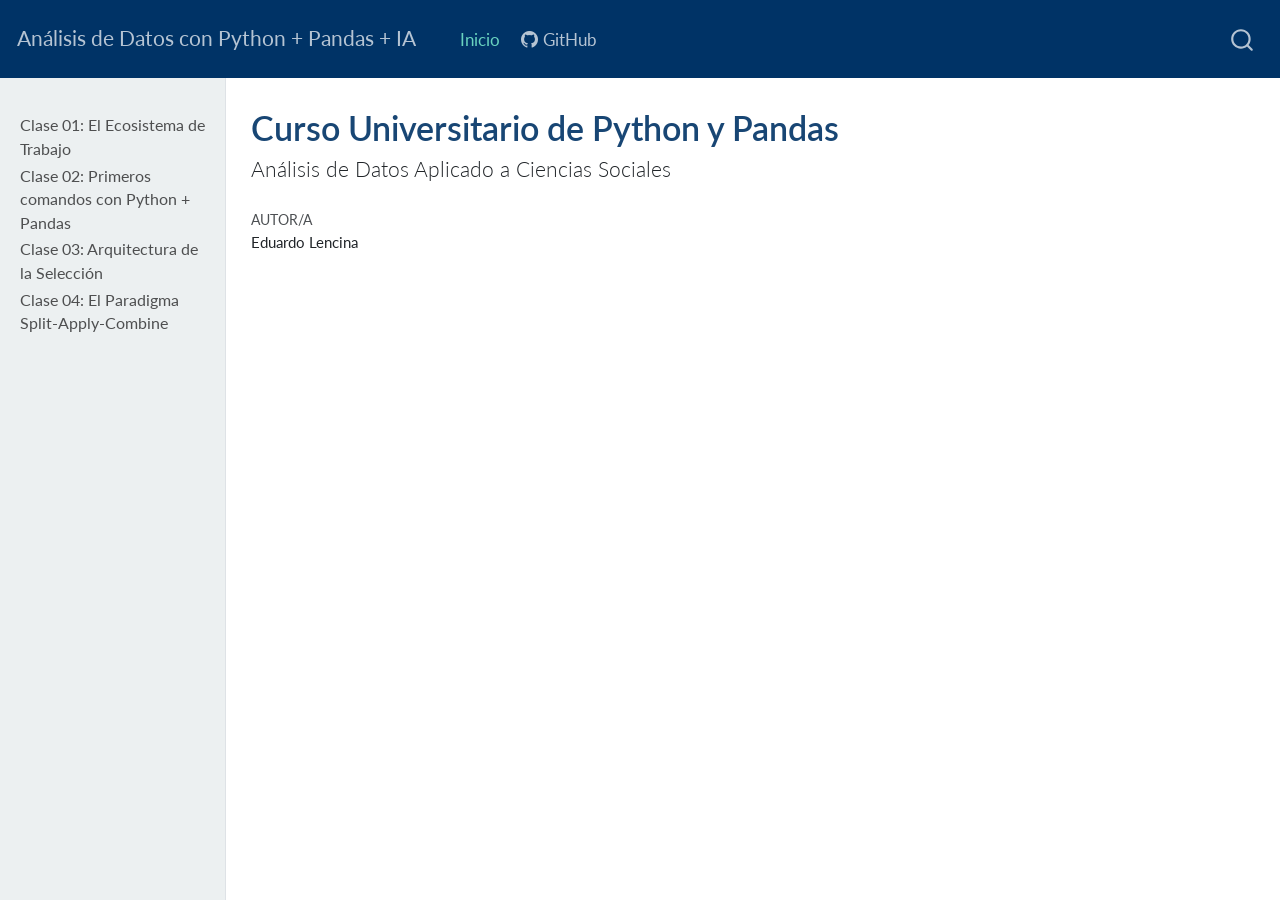
<file: index.html>
<!DOCTYPE html>
<html xmlns="http://www.w3.org/1999/xhtml" lang="es" xml:lang="es"><head>

<meta charset="utf-8">
<meta name="generator" content="quarto-1.3.450">

<meta name="viewport" content="width=device-width, initial-scale=1.0, user-scalable=yes">

<meta name="author" content="Eduardo Lencina">

<title>Análisis de Datos con Python + Pandas + IA - Curso Universitario de Python y Pandas</title>
<style>
code{white-space: pre-wrap;}
span.smallcaps{font-variant: small-caps;}
div.columns{display: flex; gap: min(4vw, 1.5em);}
div.column{flex: auto; overflow-x: auto;}
div.hanging-indent{margin-left: 1.5em; text-indent: -1.5em;}
ul.task-list{list-style: none;}
ul.task-list li input[type="checkbox"] {
  width: 0.8em;
  margin: 0 0.8em 0.2em -1em; /* quarto-specific, see https://github.com/quarto-dev/quarto-cli/issues/4556 */ 
  vertical-align: middle;
}
</style>


<script src="site_libs/quarto-nav/quarto-nav.js"></script>
<script src="site_libs/quarto-nav/headroom.min.js"></script>
<script src="site_libs/clipboard/clipboard.min.js"></script>
<script src="site_libs/quarto-search/autocomplete.umd.js"></script>
<script src="site_libs/quarto-search/fuse.min.js"></script>
<script src="site_libs/quarto-search/quarto-search.js"></script>
<meta name="quarto:offset" content="./">
<script src="site_libs/quarto-html/quarto.js"></script>
<script src="site_libs/quarto-html/popper.min.js"></script>
<script src="site_libs/quarto-html/tippy.umd.min.js"></script>
<script src="site_libs/quarto-html/anchor.min.js"></script>
<link href="site_libs/quarto-html/tippy.css" rel="stylesheet">
<link href="site_libs/quarto-html/quarto-syntax-highlighting.css" rel="stylesheet" id="quarto-text-highlighting-styles">
<script src="site_libs/bootstrap/bootstrap.min.js"></script>
<link href="site_libs/bootstrap/bootstrap-icons.css" rel="stylesheet">
<link href="site_libs/bootstrap/bootstrap.min.css" rel="stylesheet" id="quarto-bootstrap" data-mode="light">
<script id="quarto-search-options" type="application/json">{
  "location": "navbar",
  "copy-button": false,
  "collapse-after": 3,
  "panel-placement": "end",
  "type": "overlay",
  "limit": 20,
  "language": {
    "search-no-results-text": "Sin resultados",
    "search-matching-documents-text": "documentos encontrados",
    "search-copy-link-title": "Copiar el enlace en la búsqueda",
    "search-hide-matches-text": "Ocultar resultados adicionales",
    "search-more-match-text": "resultado adicional en este documento",
    "search-more-matches-text": "resultados adicionales en este documento",
    "search-clear-button-title": "Borrar",
    "search-detached-cancel-button-title": "Cancelar",
    "search-submit-button-title": "Enviar",
    "search-label": "Buscar"
  }
}</script>


<link rel="stylesheet" href="styles.css">
</head>

<body class="nav-sidebar docked nav-fixed">

<div id="quarto-search-results"></div>
  <header id="quarto-header" class="headroom fixed-top">
    <nav class="navbar navbar-expand-lg navbar-dark ">
      <div class="navbar-container container-fluid">
      <div class="navbar-brand-container">
    <a class="navbar-brand" href="./index.html">
    <span class="navbar-title">Análisis de Datos con Python + Pandas + IA</span>
    </a>
  </div>
            <div id="quarto-search" class="" title="Buscar"></div>
          <button class="navbar-toggler" type="button" data-bs-toggle="collapse" data-bs-target="#navbarCollapse" aria-controls="navbarCollapse" aria-expanded="false" aria-label="Navegación de palanca" onclick="if (window.quartoToggleHeadroom) { window.quartoToggleHeadroom(); }">
  <span class="navbar-toggler-icon"></span>
</button>
          <div class="collapse navbar-collapse" id="navbarCollapse">
            <ul class="navbar-nav navbar-nav-scroll me-auto">
  <li class="nav-item">
    <a class="nav-link active" href="./index.html" rel="" target="" aria-current="page">
 <span class="menu-text">Inicio</span></a>
  </li>  
  <li class="nav-item">
    <a class="nav-link" href="https://github.com/EduardoQuantum/Python" rel="" target=""><i class="bi bi-github" role="img">
</i> 
 <span class="menu-text">GitHub</span></a>
  </li>  
</ul>
            <div class="quarto-navbar-tools ms-auto">
</div>
          </div> <!-- /navcollapse -->
      </div> <!-- /container-fluid -->
    </nav>
  <nav class="quarto-secondary-nav">
    <div class="container-fluid d-flex">
      <button type="button" class="quarto-btn-toggle btn" data-bs-toggle="collapse" data-bs-target="#quarto-sidebar,#quarto-sidebar-glass" aria-controls="quarto-sidebar" aria-expanded="false" aria-label="Alternar barra lateral" onclick="if (window.quartoToggleHeadroom) { window.quartoToggleHeadroom(); }">
        <i class="bi bi-layout-text-sidebar-reverse"></i>
      </button>
      <nav class="quarto-page-breadcrumbs" aria-label="breadcrumb"><ol class="breadcrumb"><li class="breadcrumb-item">Curso Universitario de Python y Pandas</li></ol></nav>
      <a class="flex-grow-1" role="button" data-bs-toggle="collapse" data-bs-target="#quarto-sidebar,#quarto-sidebar-glass" aria-controls="quarto-sidebar" aria-expanded="false" aria-label="Alternar barra lateral" onclick="if (window.quartoToggleHeadroom) { window.quartoToggleHeadroom(); }">      
      </a>
    </div>
  </nav>
</header>
<!-- content -->
<div id="quarto-content" class="quarto-container page-columns page-rows-contents page-layout-article page-navbar">
<!-- sidebar -->
  <nav id="quarto-sidebar" class="sidebar collapse collapse-horizontal sidebar-navigation docked overflow-auto">
    <div class="sidebar-menu-container"> 
    <ul class="list-unstyled mt-1">
        <li class="sidebar-item">
  <div class="sidebar-item-container"> 
  <a href="./clase_01.html" class="sidebar-item-text sidebar-link">
 <span class="menu-text">Clase 01: El Ecosistema de Trabajo</span></a>
  </div>
</li>
        <li class="sidebar-item">
  <div class="sidebar-item-container"> 
  <a href="./clase_02.html" class="sidebar-item-text sidebar-link">
 <span class="menu-text">Clase 02: Primeros comandos con Python + Pandas</span></a>
  </div>
</li>
        <li class="sidebar-item">
  <div class="sidebar-item-container"> 
  <a href="./clase_03.html" class="sidebar-item-text sidebar-link">
 <span class="menu-text">Clase 03: Arquitectura de la Selección</span></a>
  </div>
</li>
        <li class="sidebar-item">
  <div class="sidebar-item-container"> 
  <a href="./clase_04.html" class="sidebar-item-text sidebar-link">
 <span class="menu-text">Clase 04: El Paradigma Split-Apply-Combine</span></a>
  </div>
</li>
    </ul>
    </div>
</nav>
<div id="quarto-sidebar-glass" data-bs-toggle="collapse" data-bs-target="#quarto-sidebar,#quarto-sidebar-glass"></div>
<!-- margin-sidebar -->
    <div id="quarto-margin-sidebar" class="sidebar margin-sidebar">
        
    </div>
<!-- main -->
<main class="content" id="quarto-document-content">

<header id="title-block-header" class="quarto-title-block default">
<div class="quarto-title">
<h1 class="title">Curso Universitario de Python y Pandas</h1>
<p class="subtitle lead">Análisis de Datos Aplicado a Ciencias Sociales</p>
</div>



<div class="quarto-title-meta">

    <div>
    <div class="quarto-title-meta-heading">Autor/a</div>
    <div class="quarto-title-meta-contents">
             <p>Eduardo Lencina </p>
          </div>
  </div>
    
  
    
  </div>
  

</header>

<style>
  h1, h2, h3 { color: #003366 !important; }
  .callout-header { background-color: #003366 !important; color: white !important; }
</style>



</main> <!-- /main -->
<script id="quarto-html-after-body" type="application/javascript">
window.document.addEventListener("DOMContentLoaded", function (event) {
  const toggleBodyColorMode = (bsSheetEl) => {
    const mode = bsSheetEl.getAttribute("data-mode");
    const bodyEl = window.document.querySelector("body");
    if (mode === "dark") {
      bodyEl.classList.add("quarto-dark");
      bodyEl.classList.remove("quarto-light");
    } else {
      bodyEl.classList.add("quarto-light");
      bodyEl.classList.remove("quarto-dark");
    }
  }
  const toggleBodyColorPrimary = () => {
    const bsSheetEl = window.document.querySelector("link#quarto-bootstrap");
    if (bsSheetEl) {
      toggleBodyColorMode(bsSheetEl);
    }
  }
  toggleBodyColorPrimary();  
  const icon = "";
  const anchorJS = new window.AnchorJS();
  anchorJS.options = {
    placement: 'right',
    icon: icon
  };
  anchorJS.add('.anchored');
  const isCodeAnnotation = (el) => {
    for (const clz of el.classList) {
      if (clz.startsWith('code-annotation-')) {                     
        return true;
      }
    }
    return false;
  }
  const clipboard = new window.ClipboardJS('.code-copy-button', {
    text: function(trigger) {
      const codeEl = trigger.previousElementSibling.cloneNode(true);
      for (const childEl of codeEl.children) {
        if (isCodeAnnotation(childEl)) {
          childEl.remove();
        }
      }
      return codeEl.innerText;
    }
  });
  clipboard.on('success', function(e) {
    // button target
    const button = e.trigger;
    // don't keep focus
    button.blur();
    // flash "checked"
    button.classList.add('code-copy-button-checked');
    var currentTitle = button.getAttribute("title");
    button.setAttribute("title", "Copiado");
    let tooltip;
    if (window.bootstrap) {
      button.setAttribute("data-bs-toggle", "tooltip");
      button.setAttribute("data-bs-placement", "left");
      button.setAttribute("data-bs-title", "Copiado");
      tooltip = new bootstrap.Tooltip(button, 
        { trigger: "manual", 
          customClass: "code-copy-button-tooltip",
          offset: [0, -8]});
      tooltip.show();    
    }
    setTimeout(function() {
      if (tooltip) {
        tooltip.hide();
        button.removeAttribute("data-bs-title");
        button.removeAttribute("data-bs-toggle");
        button.removeAttribute("data-bs-placement");
      }
      button.setAttribute("title", currentTitle);
      button.classList.remove('code-copy-button-checked');
    }, 1000);
    // clear code selection
    e.clearSelection();
  });
  function tippyHover(el, contentFn) {
    const config = {
      allowHTML: true,
      content: contentFn,
      maxWidth: 500,
      delay: 100,
      arrow: false,
      appendTo: function(el) {
          return el.parentElement;
      },
      interactive: true,
      interactiveBorder: 10,
      theme: 'quarto',
      placement: 'bottom-start'
    };
    window.tippy(el, config); 
  }
  const noterefs = window.document.querySelectorAll('a[role="doc-noteref"]');
  for (var i=0; i<noterefs.length; i++) {
    const ref = noterefs[i];
    tippyHover(ref, function() {
      // use id or data attribute instead here
      let href = ref.getAttribute('data-footnote-href') || ref.getAttribute('href');
      try { href = new URL(href).hash; } catch {}
      const id = href.replace(/^#\/?/, "");
      const note = window.document.getElementById(id);
      return note.innerHTML;
    });
  }
      let selectedAnnoteEl;
      const selectorForAnnotation = ( cell, annotation) => {
        let cellAttr = 'data-code-cell="' + cell + '"';
        let lineAttr = 'data-code-annotation="' +  annotation + '"';
        const selector = 'span[' + cellAttr + '][' + lineAttr + ']';
        return selector;
      }
      const selectCodeLines = (annoteEl) => {
        const doc = window.document;
        const targetCell = annoteEl.getAttribute("data-target-cell");
        const targetAnnotation = annoteEl.getAttribute("data-target-annotation");
        const annoteSpan = window.document.querySelector(selectorForAnnotation(targetCell, targetAnnotation));
        const lines = annoteSpan.getAttribute("data-code-lines").split(",");
        const lineIds = lines.map((line) => {
          return targetCell + "-" + line;
        })
        let top = null;
        let height = null;
        let parent = null;
        if (lineIds.length > 0) {
            //compute the position of the single el (top and bottom and make a div)
            const el = window.document.getElementById(lineIds[0]);
            top = el.offsetTop;
            height = el.offsetHeight;
            parent = el.parentElement.parentElement;
          if (lineIds.length > 1) {
            const lastEl = window.document.getElementById(lineIds[lineIds.length - 1]);
            const bottom = lastEl.offsetTop + lastEl.offsetHeight;
            height = bottom - top;
          }
          if (top !== null && height !== null && parent !== null) {
            // cook up a div (if necessary) and position it 
            let div = window.document.getElementById("code-annotation-line-highlight");
            if (div === null) {
              div = window.document.createElement("div");
              div.setAttribute("id", "code-annotation-line-highlight");
              div.style.position = 'absolute';
              parent.appendChild(div);
            }
            div.style.top = top - 2 + "px";
            div.style.height = height + 4 + "px";
            let gutterDiv = window.document.getElementById("code-annotation-line-highlight-gutter");
            if (gutterDiv === null) {
              gutterDiv = window.document.createElement("div");
              gutterDiv.setAttribute("id", "code-annotation-line-highlight-gutter");
              gutterDiv.style.position = 'absolute';
              const codeCell = window.document.getElementById(targetCell);
              const gutter = codeCell.querySelector('.code-annotation-gutter');
              gutter.appendChild(gutterDiv);
            }
            gutterDiv.style.top = top - 2 + "px";
            gutterDiv.style.height = height + 4 + "px";
          }
          selectedAnnoteEl = annoteEl;
        }
      };
      const unselectCodeLines = () => {
        const elementsIds = ["code-annotation-line-highlight", "code-annotation-line-highlight-gutter"];
        elementsIds.forEach((elId) => {
          const div = window.document.getElementById(elId);
          if (div) {
            div.remove();
          }
        });
        selectedAnnoteEl = undefined;
      };
      // Attach click handler to the DT
      const annoteDls = window.document.querySelectorAll('dt[data-target-cell]');
      for (const annoteDlNode of annoteDls) {
        annoteDlNode.addEventListener('click', (event) => {
          const clickedEl = event.target;
          if (clickedEl !== selectedAnnoteEl) {
            unselectCodeLines();
            const activeEl = window.document.querySelector('dt[data-target-cell].code-annotation-active');
            if (activeEl) {
              activeEl.classList.remove('code-annotation-active');
            }
            selectCodeLines(clickedEl);
            clickedEl.classList.add('code-annotation-active');
          } else {
            // Unselect the line
            unselectCodeLines();
            clickedEl.classList.remove('code-annotation-active');
          }
        });
      }
  const findCites = (el) => {
    const parentEl = el.parentElement;
    if (parentEl) {
      const cites = parentEl.dataset.cites;
      if (cites) {
        return {
          el,
          cites: cites.split(' ')
        };
      } else {
        return findCites(el.parentElement)
      }
    } else {
      return undefined;
    }
  };
  var bibliorefs = window.document.querySelectorAll('a[role="doc-biblioref"]');
  for (var i=0; i<bibliorefs.length; i++) {
    const ref = bibliorefs[i];
    const citeInfo = findCites(ref);
    if (citeInfo) {
      tippyHover(citeInfo.el, function() {
        var popup = window.document.createElement('div');
        citeInfo.cites.forEach(function(cite) {
          var citeDiv = window.document.createElement('div');
          citeDiv.classList.add('hanging-indent');
          citeDiv.classList.add('csl-entry');
          var biblioDiv = window.document.getElementById('ref-' + cite);
          if (biblioDiv) {
            citeDiv.innerHTML = biblioDiv.innerHTML;
          }
          popup.appendChild(citeDiv);
        });
        return popup.innerHTML;
      });
    }
  }
});
</script>
</div> <!-- /content -->



</body></html>
</file>
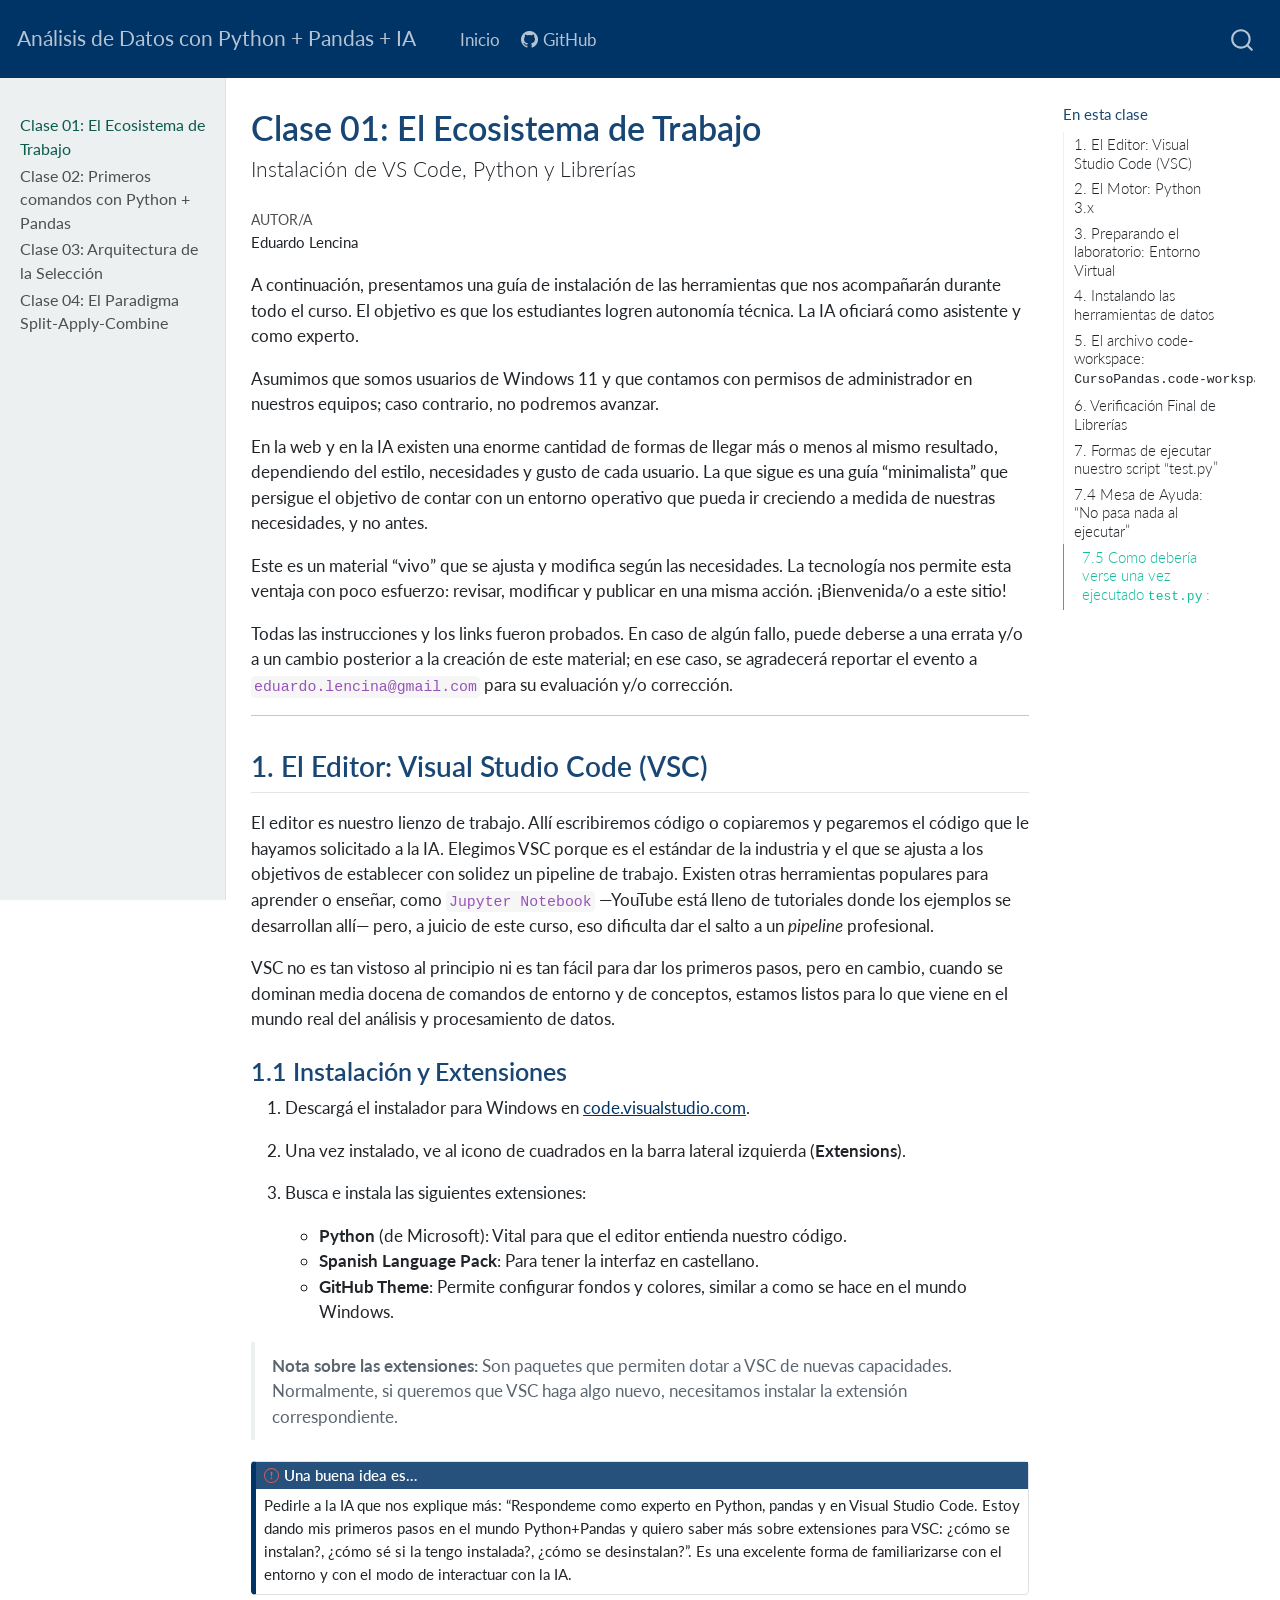
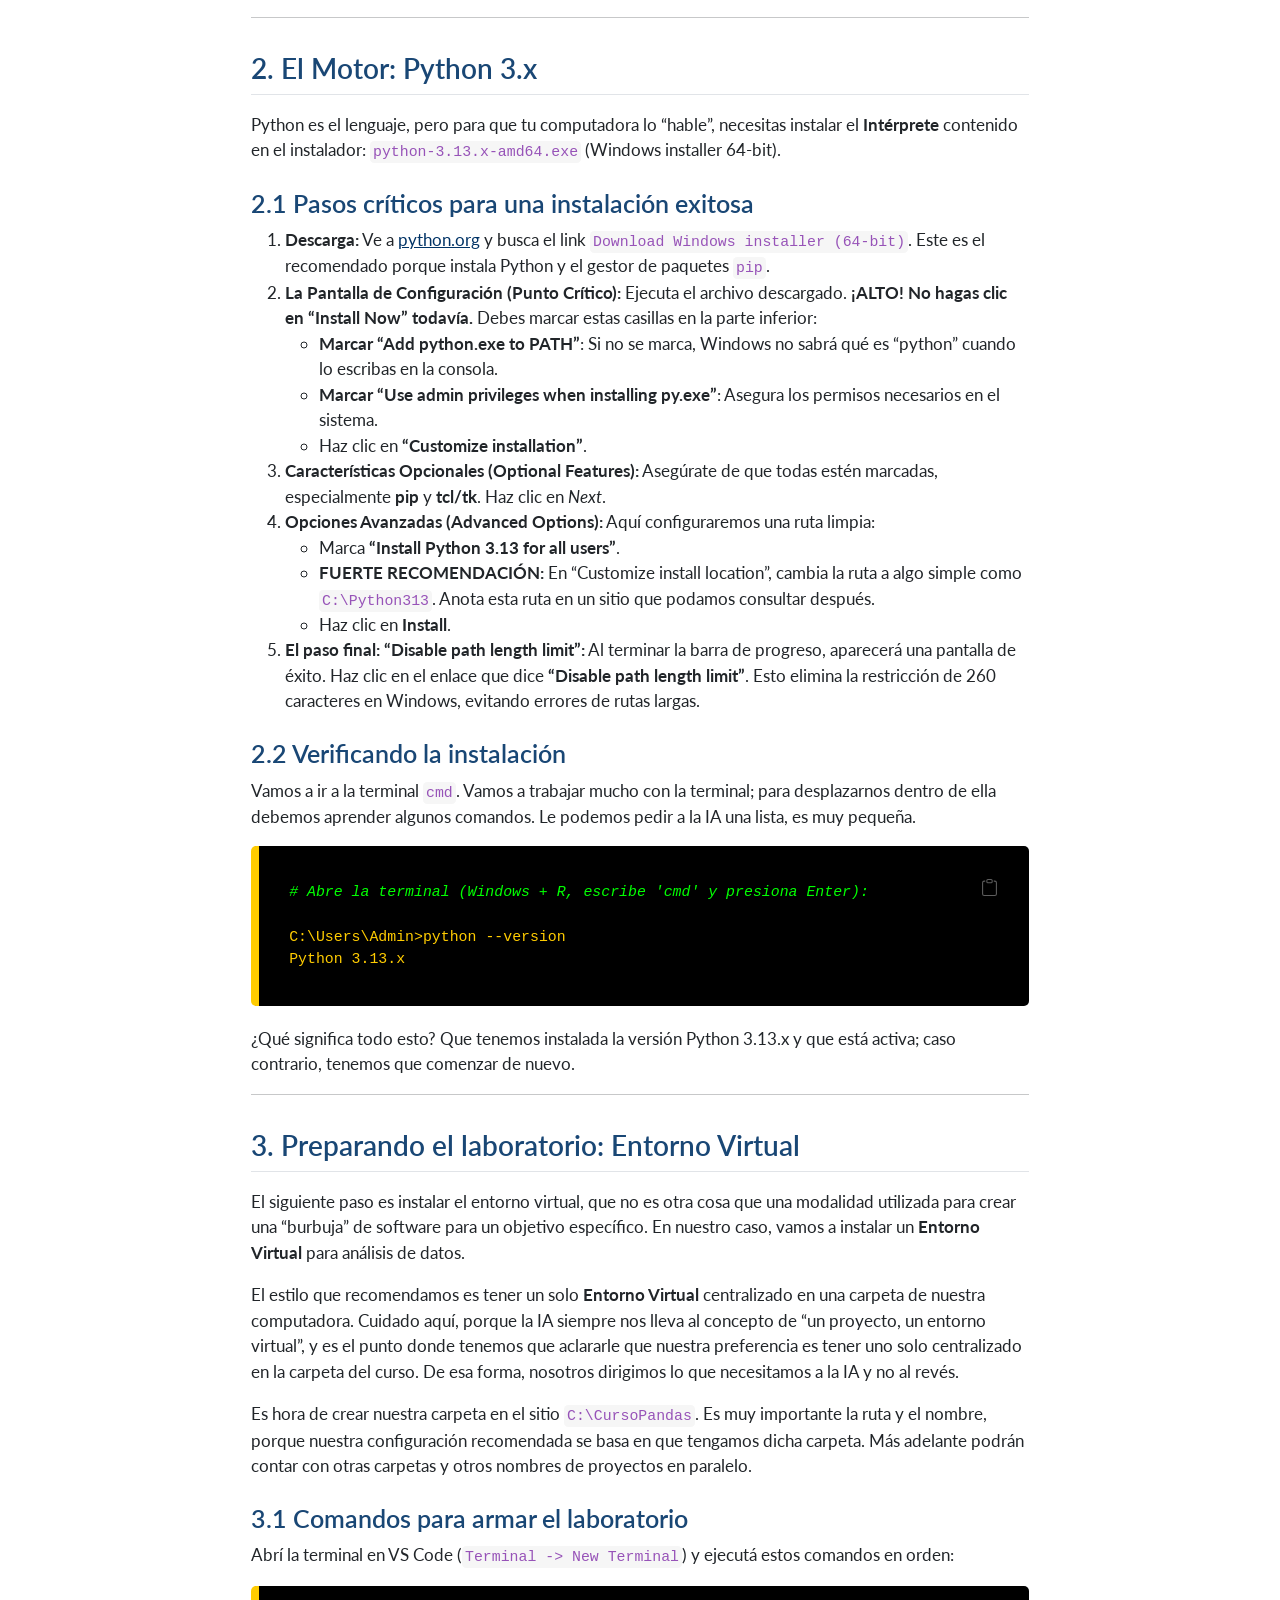
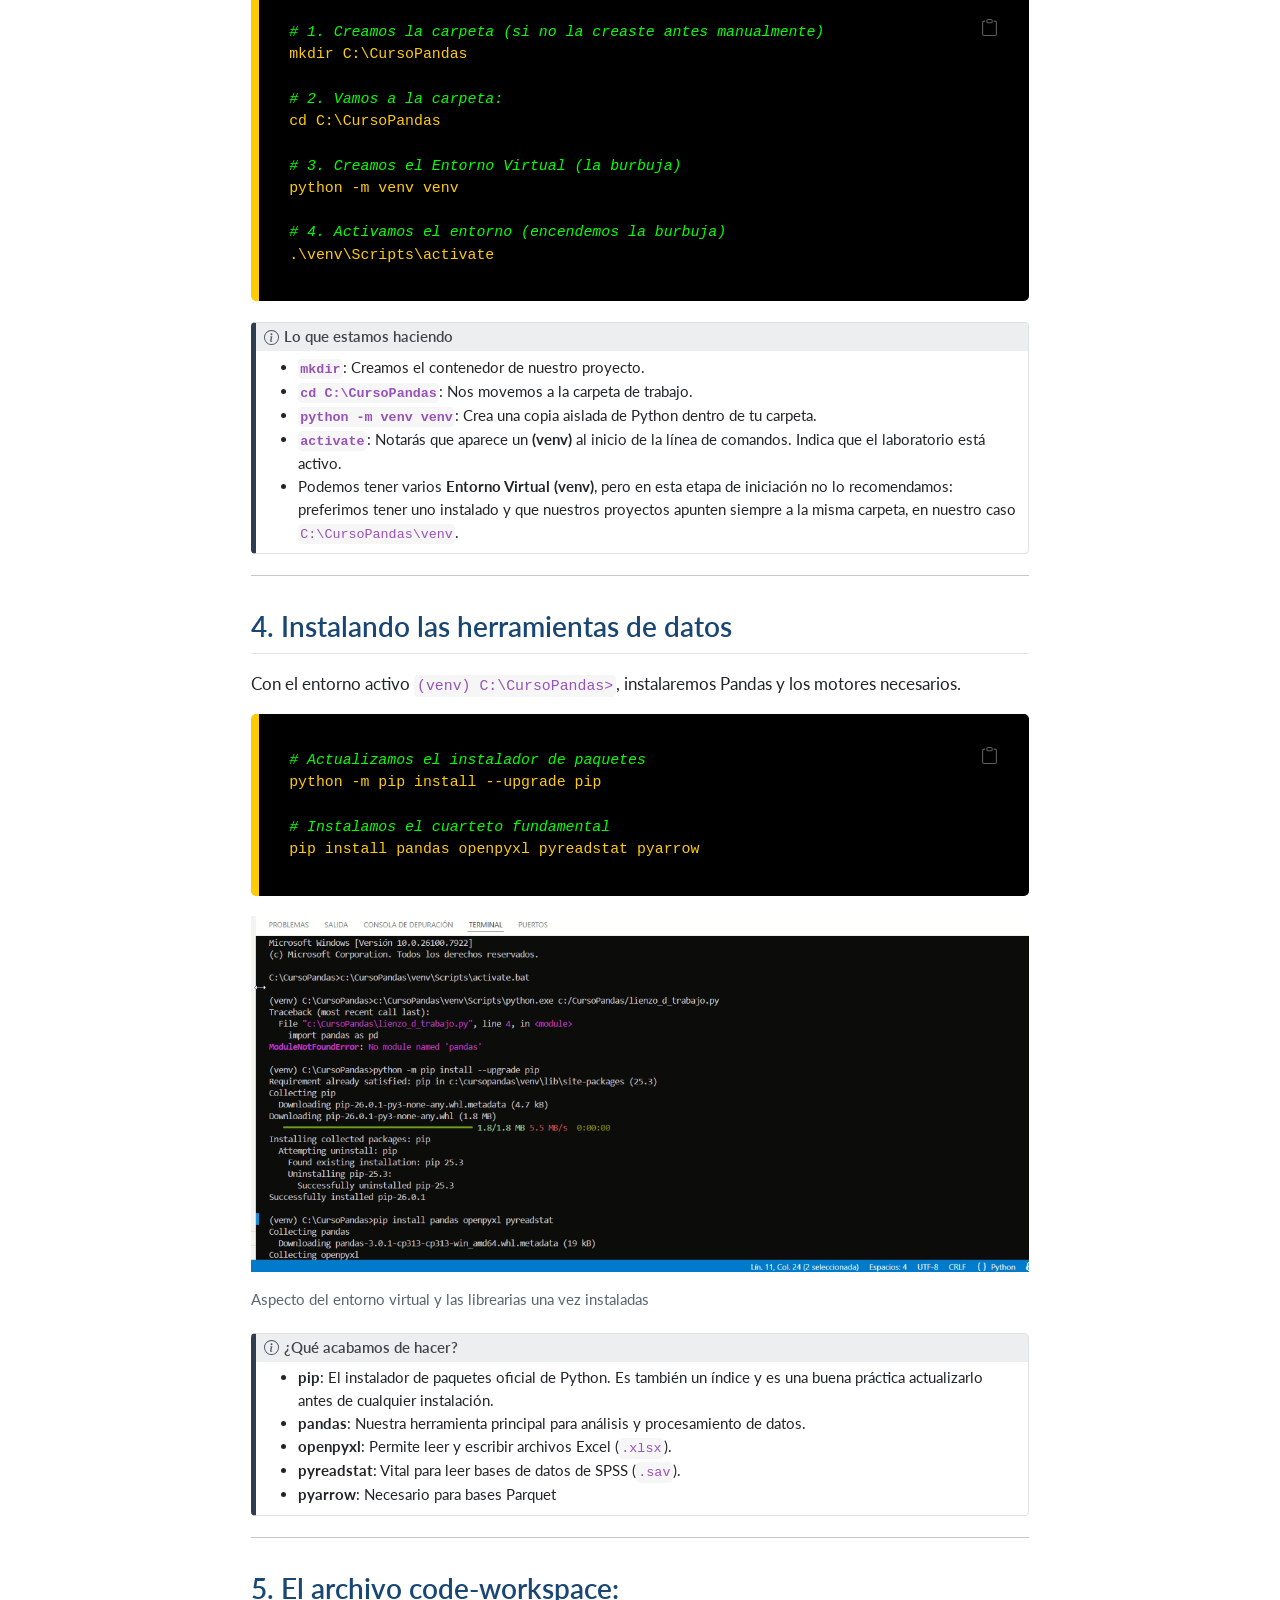
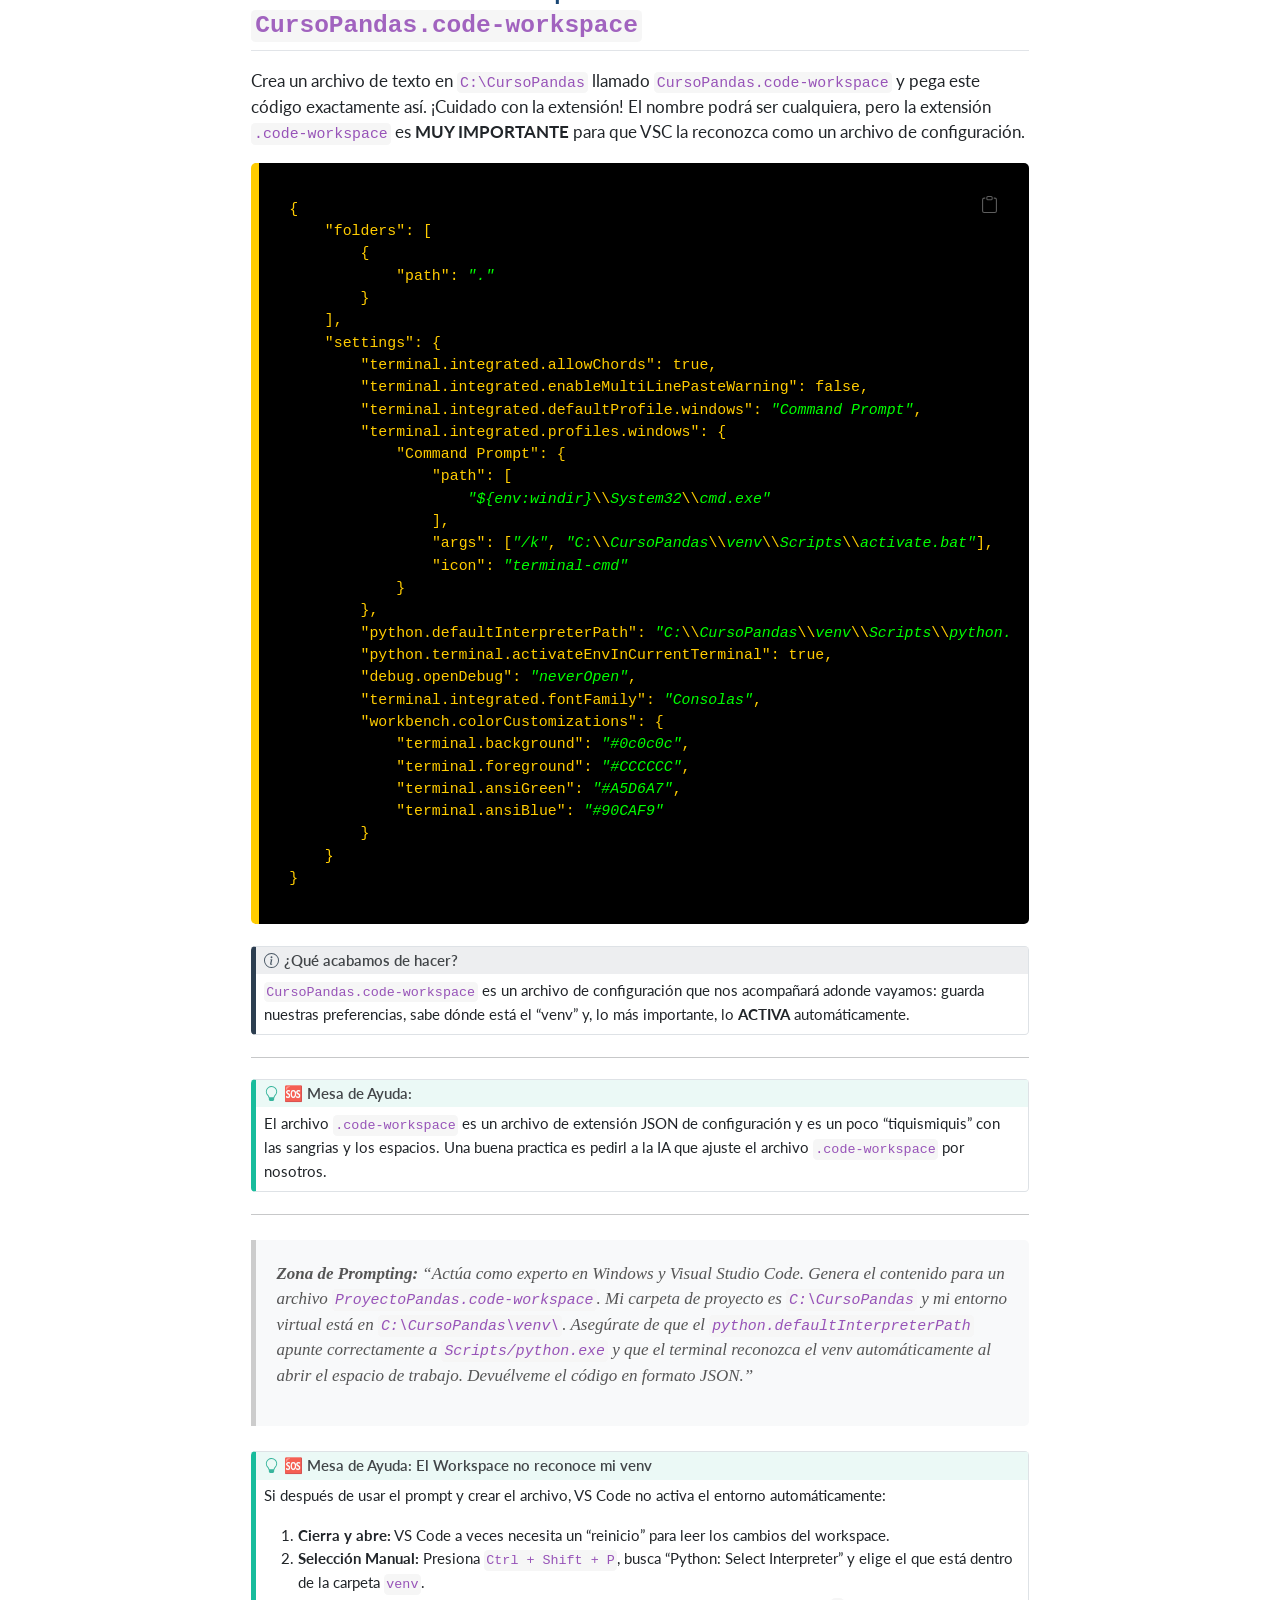
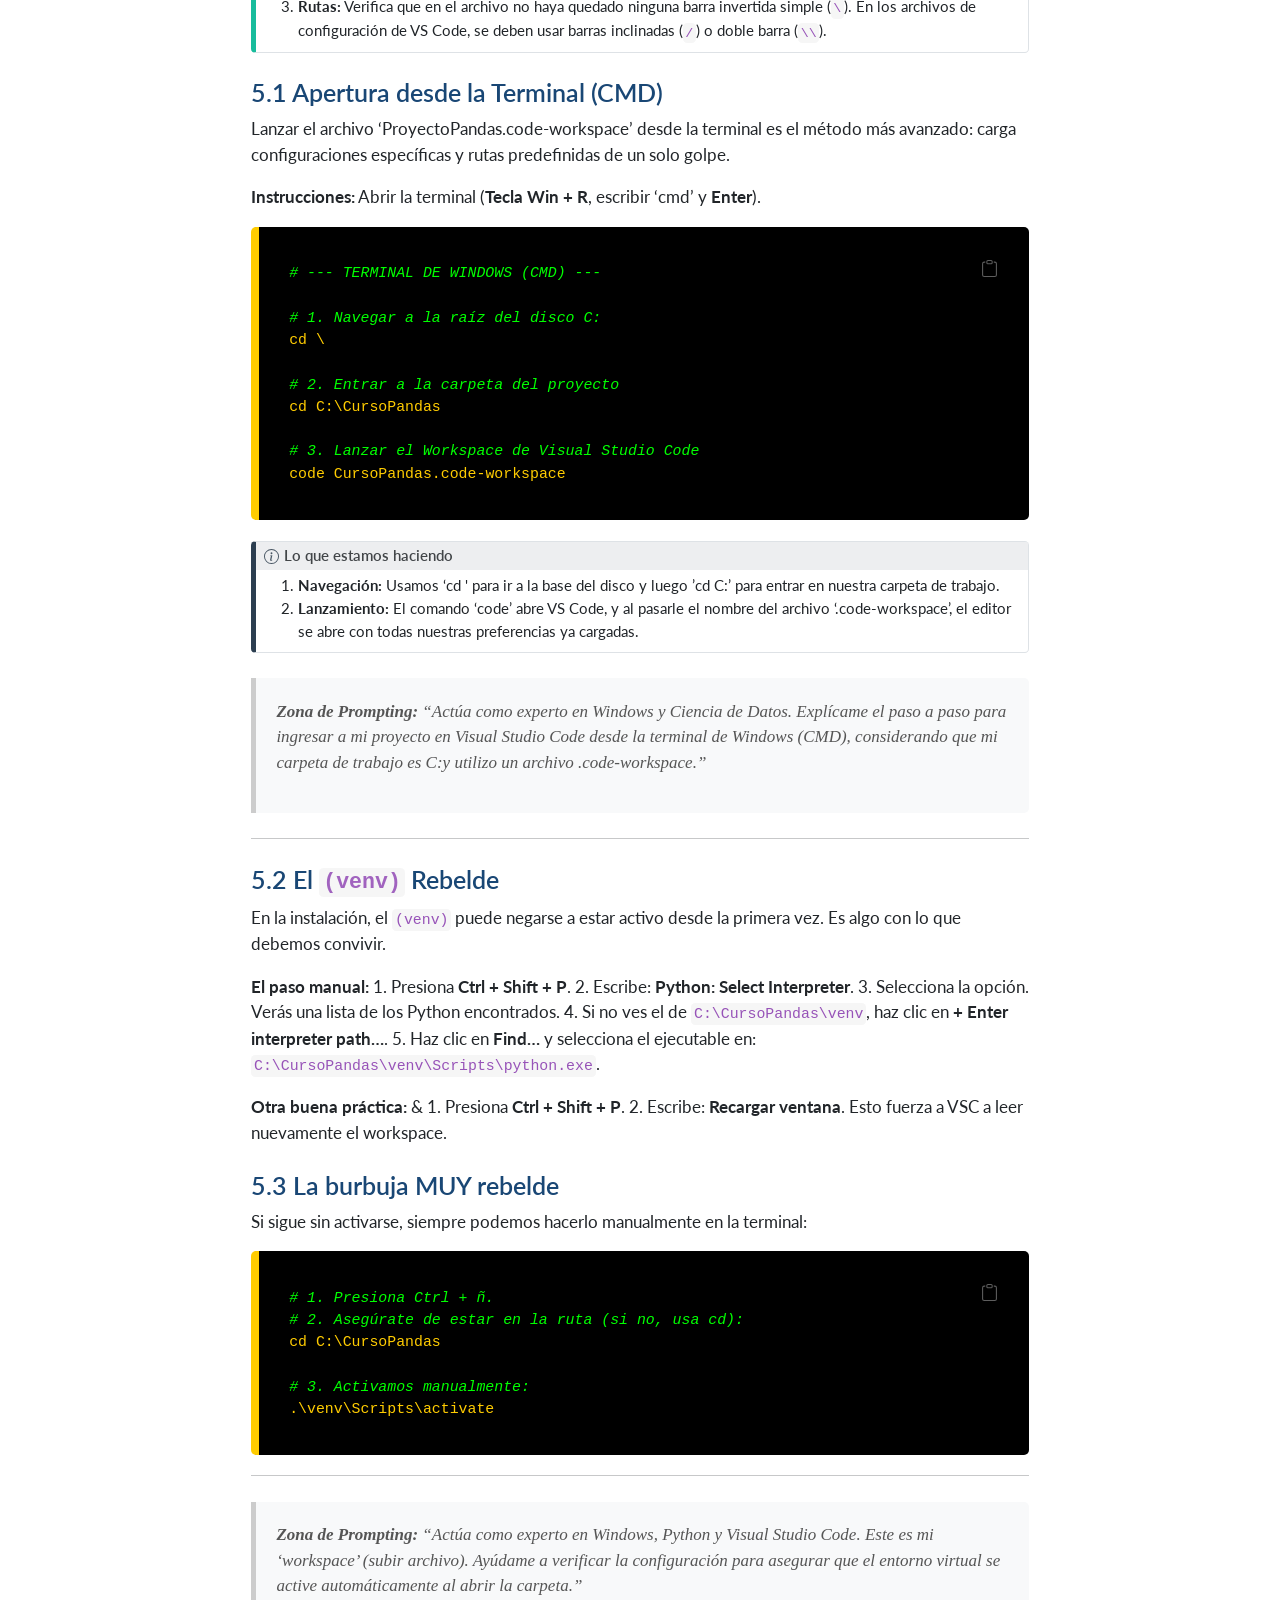
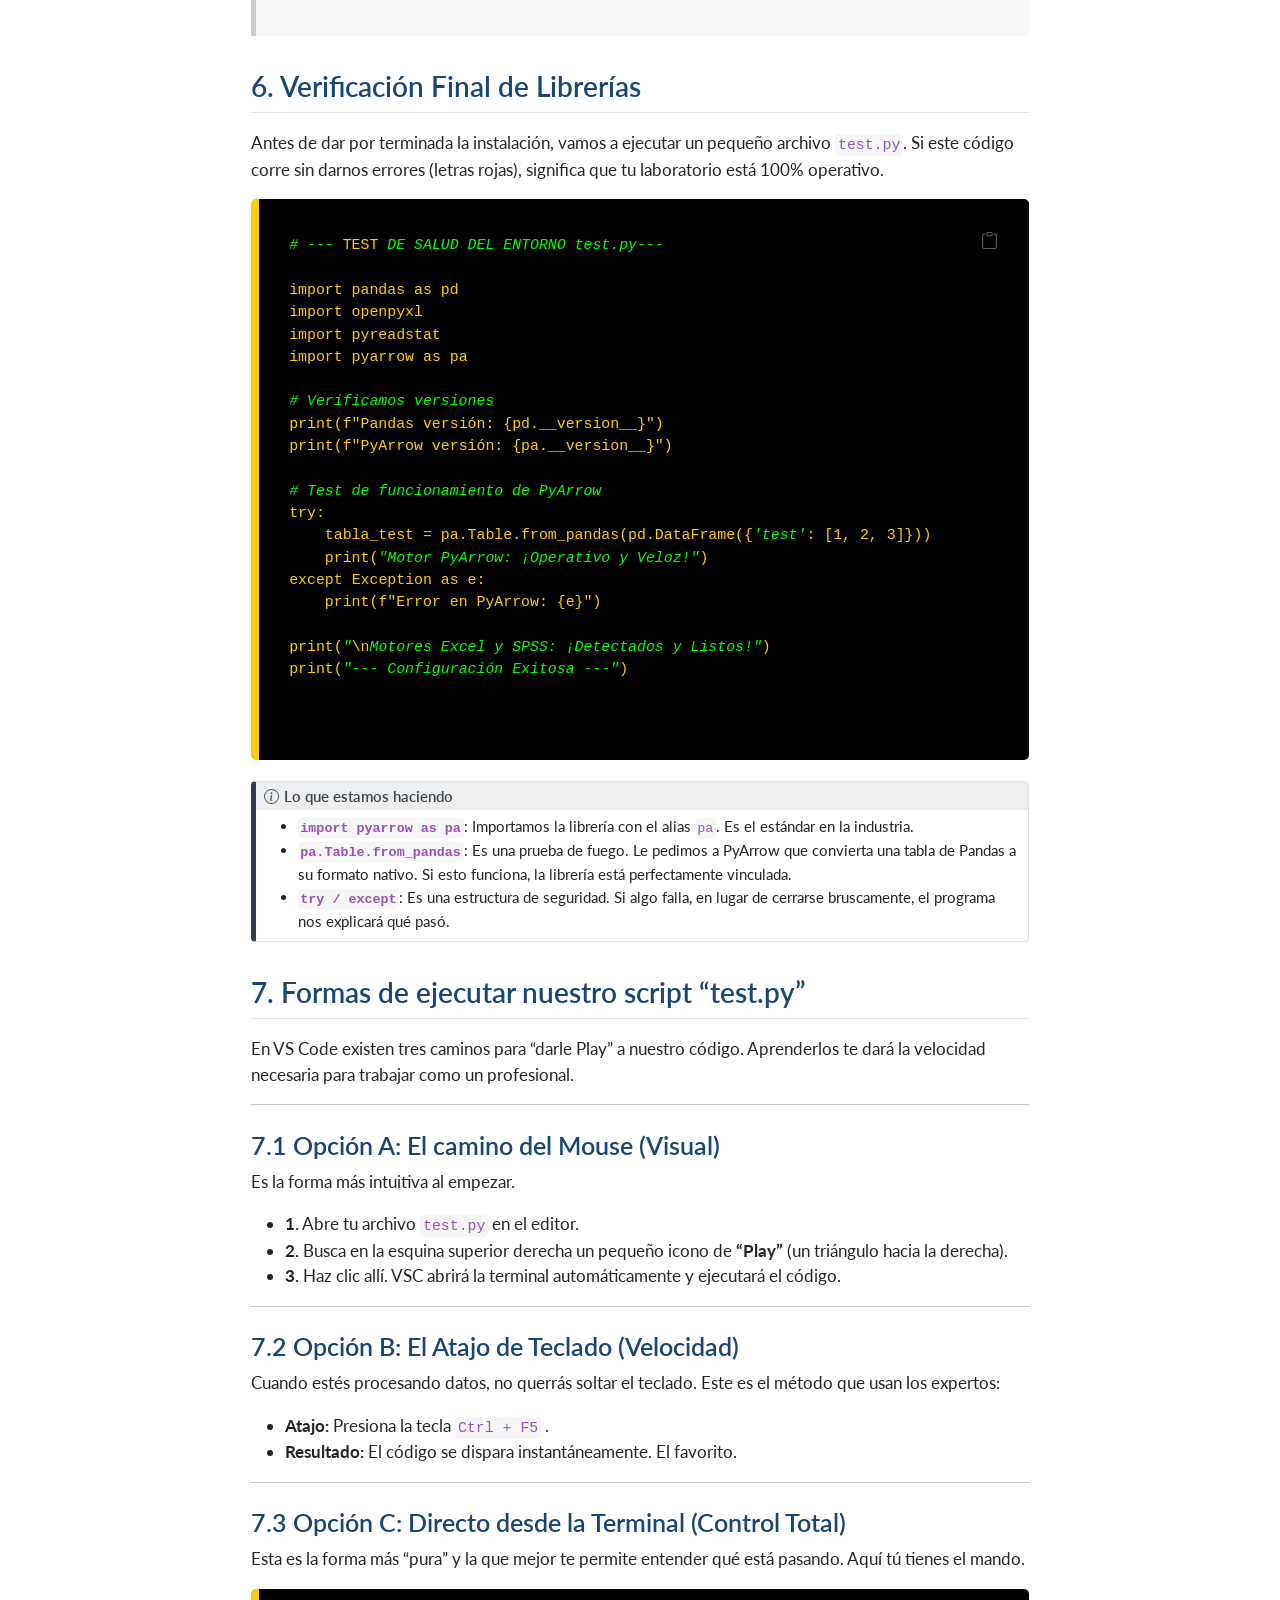
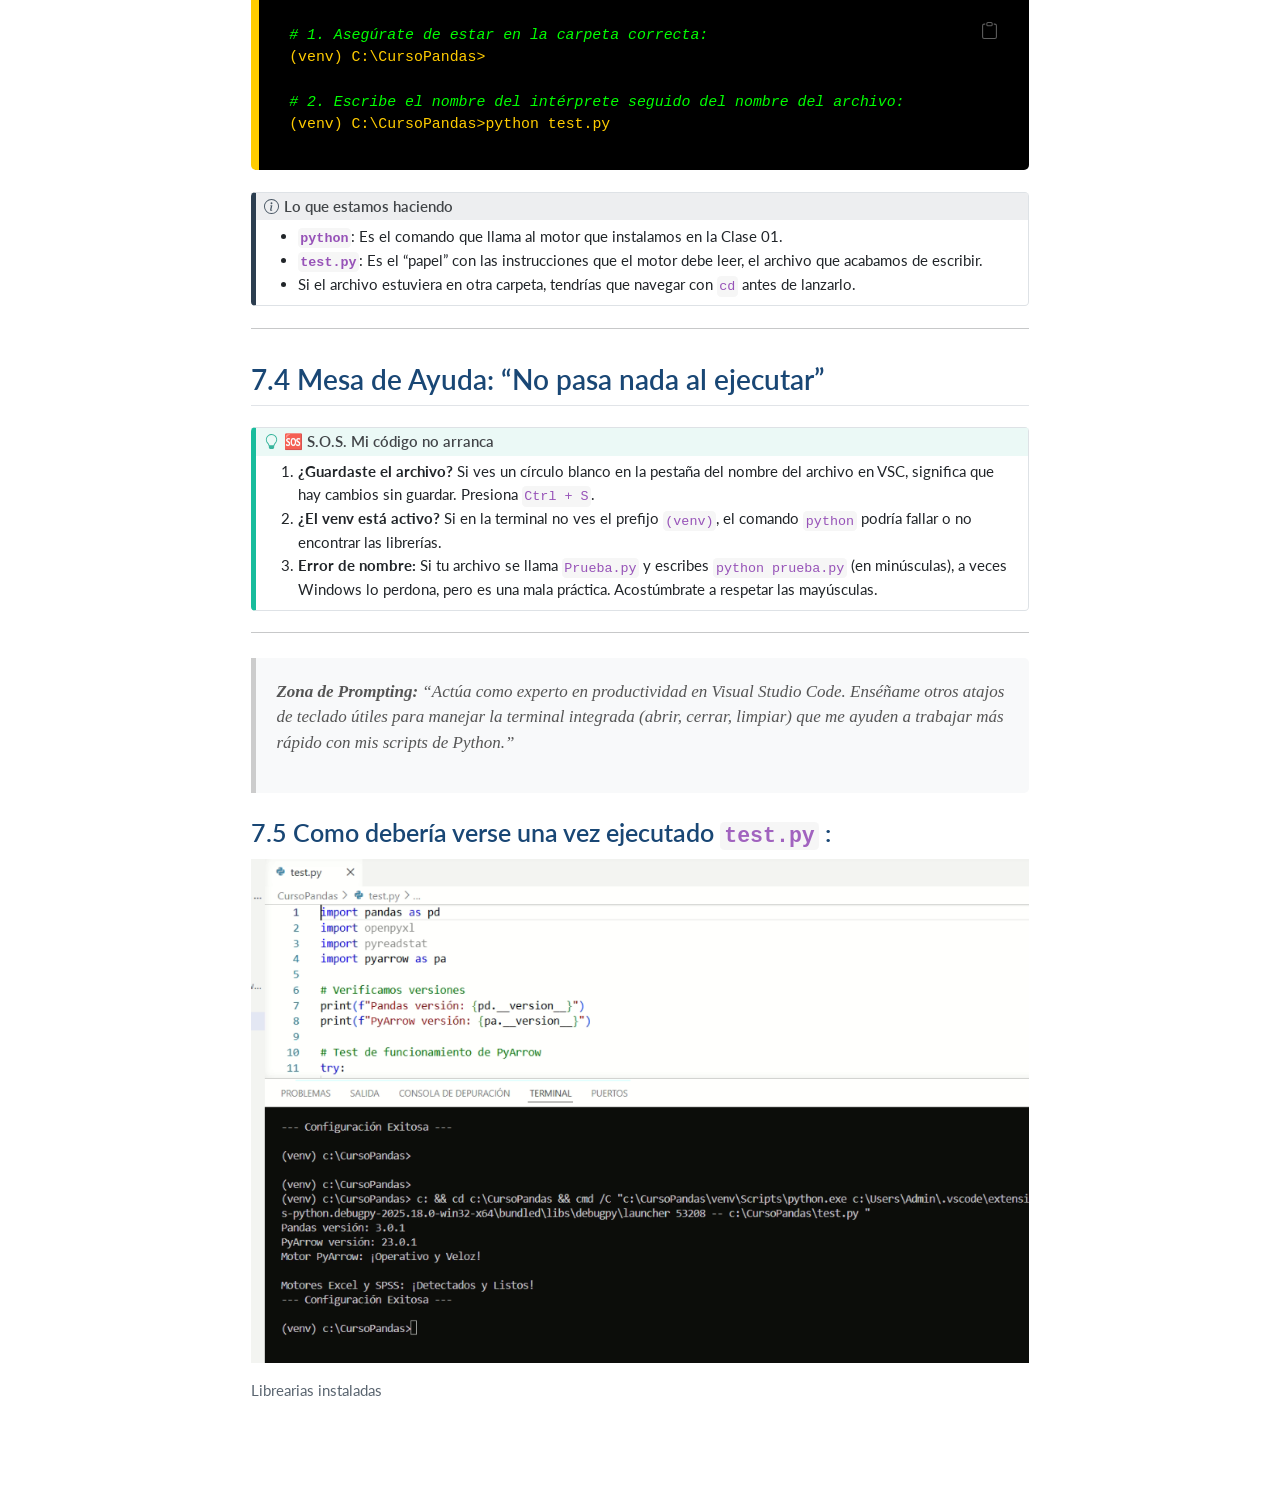
<file: clase_01.html>
<!DOCTYPE html>
<html xmlns="http://www.w3.org/1999/xhtml" lang="es" xml:lang="es"><head>

<meta charset="utf-8">
<meta name="generator" content="quarto-1.3.450">

<meta name="viewport" content="width=device-width, initial-scale=1.0, user-scalable=yes">

<meta name="author" content="Eduardo Lencina">

<title>Análisis de Datos con Python + Pandas + IA - Clase 01: El Ecosistema de Trabajo</title>
<style>
code{white-space: pre-wrap;}
span.smallcaps{font-variant: small-caps;}
div.columns{display: flex; gap: min(4vw, 1.5em);}
div.column{flex: auto; overflow-x: auto;}
div.hanging-indent{margin-left: 1.5em; text-indent: -1.5em;}
ul.task-list{list-style: none;}
ul.task-list li input[type="checkbox"] {
  width: 0.8em;
  margin: 0 0.8em 0.2em -1em; /* quarto-specific, see https://github.com/quarto-dev/quarto-cli/issues/4556 */ 
  vertical-align: middle;
}
/* CSS for syntax highlighting */
pre > code.sourceCode { white-space: pre; position: relative; }
pre > code.sourceCode > span { display: inline-block; line-height: 1.25; }
pre > code.sourceCode > span:empty { height: 1.2em; }
.sourceCode { overflow: visible; }
code.sourceCode > span { color: inherit; text-decoration: inherit; }
div.sourceCode { margin: 1em 0; }
pre.sourceCode { margin: 0; }
@media screen {
div.sourceCode { overflow: auto; }
}
@media print {
pre > code.sourceCode { white-space: pre-wrap; }
pre > code.sourceCode > span { text-indent: -5em; padding-left: 5em; }
}
pre.numberSource code
  { counter-reset: source-line 0; }
pre.numberSource code > span
  { position: relative; left: -4em; counter-increment: source-line; }
pre.numberSource code > span > a:first-child::before
  { content: counter(source-line);
    position: relative; left: -1em; text-align: right; vertical-align: baseline;
    border: none; display: inline-block;
    -webkit-touch-callout: none; -webkit-user-select: none;
    -khtml-user-select: none; -moz-user-select: none;
    -ms-user-select: none; user-select: none;
    padding: 0 4px; width: 4em;
  }
pre.numberSource { margin-left: 3em;  padding-left: 4px; }
div.sourceCode
  {   }
@media screen {
pre > code.sourceCode > span > a:first-child::before { text-decoration: underline; }
}
</style>


<script src="site_libs/quarto-nav/quarto-nav.js"></script>
<script src="site_libs/quarto-nav/headroom.min.js"></script>
<script src="site_libs/clipboard/clipboard.min.js"></script>
<script src="site_libs/quarto-search/autocomplete.umd.js"></script>
<script src="site_libs/quarto-search/fuse.min.js"></script>
<script src="site_libs/quarto-search/quarto-search.js"></script>
<meta name="quarto:offset" content="./">
<script src="site_libs/quarto-html/quarto.js"></script>
<script src="site_libs/quarto-html/popper.min.js"></script>
<script src="site_libs/quarto-html/tippy.umd.min.js"></script>
<script src="site_libs/quarto-html/anchor.min.js"></script>
<link href="site_libs/quarto-html/tippy.css" rel="stylesheet">
<link href="site_libs/quarto-html/quarto-syntax-highlighting.css" rel="stylesheet" id="quarto-text-highlighting-styles">
<script src="site_libs/bootstrap/bootstrap.min.js"></script>
<link href="site_libs/bootstrap/bootstrap-icons.css" rel="stylesheet">
<link href="site_libs/bootstrap/bootstrap.min.css" rel="stylesheet" id="quarto-bootstrap" data-mode="light">
<script id="quarto-search-options" type="application/json">{
  "location": "navbar",
  "copy-button": false,
  "collapse-after": 3,
  "panel-placement": "end",
  "type": "overlay",
  "limit": 20,
  "language": {
    "search-no-results-text": "Sin resultados",
    "search-matching-documents-text": "documentos encontrados",
    "search-copy-link-title": "Copiar el enlace en la búsqueda",
    "search-hide-matches-text": "Ocultar resultados adicionales",
    "search-more-match-text": "resultado adicional en este documento",
    "search-more-matches-text": "resultados adicionales en este documento",
    "search-clear-button-title": "Borrar",
    "search-detached-cancel-button-title": "Cancelar",
    "search-submit-button-title": "Enviar",
    "search-label": "Buscar"
  }
}</script>


<link rel="stylesheet" href="styles.css">
</head>

<body class="nav-sidebar docked nav-fixed">

<div id="quarto-search-results"></div>
  <header id="quarto-header" class="headroom fixed-top">
    <nav class="navbar navbar-expand-lg navbar-dark ">
      <div class="navbar-container container-fluid">
      <div class="navbar-brand-container">
    <a class="navbar-brand" href="./index.html">
    <span class="navbar-title">Análisis de Datos con Python + Pandas + IA</span>
    </a>
  </div>
            <div id="quarto-search" class="" title="Buscar"></div>
          <button class="navbar-toggler" type="button" data-bs-toggle="collapse" data-bs-target="#navbarCollapse" aria-controls="navbarCollapse" aria-expanded="false" aria-label="Navegación de palanca" onclick="if (window.quartoToggleHeadroom) { window.quartoToggleHeadroom(); }">
  <span class="navbar-toggler-icon"></span>
</button>
          <div class="collapse navbar-collapse" id="navbarCollapse">
            <ul class="navbar-nav navbar-nav-scroll me-auto">
  <li class="nav-item">
    <a class="nav-link" href="./index.html" rel="" target="">
 <span class="menu-text">Inicio</span></a>
  </li>  
  <li class="nav-item">
    <a class="nav-link" href="https://github.com/EduardoQuantum/Python" rel="" target=""><i class="bi bi-github" role="img">
</i> 
 <span class="menu-text">GitHub</span></a>
  </li>  
</ul>
            <div class="quarto-navbar-tools ms-auto">
</div>
          </div> <!-- /navcollapse -->
      </div> <!-- /container-fluid -->
    </nav>
  <nav class="quarto-secondary-nav">
    <div class="container-fluid d-flex">
      <button type="button" class="quarto-btn-toggle btn" data-bs-toggle="collapse" data-bs-target="#quarto-sidebar,#quarto-sidebar-glass" aria-controls="quarto-sidebar" aria-expanded="false" aria-label="Alternar barra lateral" onclick="if (window.quartoToggleHeadroom) { window.quartoToggleHeadroom(); }">
        <i class="bi bi-layout-text-sidebar-reverse"></i>
      </button>
      <nav class="quarto-page-breadcrumbs" aria-label="breadcrumb"><ol class="breadcrumb"><li class="breadcrumb-item"><a href="./clase_01.html">Clase 01: El Ecosistema de Trabajo</a></li></ol></nav>
      <a class="flex-grow-1" role="button" data-bs-toggle="collapse" data-bs-target="#quarto-sidebar,#quarto-sidebar-glass" aria-controls="quarto-sidebar" aria-expanded="false" aria-label="Alternar barra lateral" onclick="if (window.quartoToggleHeadroom) { window.quartoToggleHeadroom(); }">      
      </a>
    </div>
  </nav>
</header>
<!-- content -->
<div id="quarto-content" class="quarto-container page-columns page-rows-contents page-layout-article page-navbar">
<!-- sidebar -->
  <nav id="quarto-sidebar" class="sidebar collapse collapse-horizontal sidebar-navigation docked overflow-auto">
    <div class="sidebar-menu-container"> 
    <ul class="list-unstyled mt-1">
        <li class="sidebar-item">
  <div class="sidebar-item-container"> 
  <a href="./clase_01.html" class="sidebar-item-text sidebar-link active">
 <span class="menu-text">Clase 01: El Ecosistema de Trabajo</span></a>
  </div>
</li>
        <li class="sidebar-item">
  <div class="sidebar-item-container"> 
  <a href="./clase_02.html" class="sidebar-item-text sidebar-link">
 <span class="menu-text">Clase 02: Primeros comandos con Python + Pandas</span></a>
  </div>
</li>
        <li class="sidebar-item">
  <div class="sidebar-item-container"> 
  <a href="./clase_03.html" class="sidebar-item-text sidebar-link">
 <span class="menu-text">Clase 03: Arquitectura de la Selección</span></a>
  </div>
</li>
        <li class="sidebar-item">
  <div class="sidebar-item-container"> 
  <a href="./clase_04.html" class="sidebar-item-text sidebar-link">
 <span class="menu-text">Clase 04: El Paradigma Split-Apply-Combine</span></a>
  </div>
</li>
    </ul>
    </div>
</nav>
<div id="quarto-sidebar-glass" data-bs-toggle="collapse" data-bs-target="#quarto-sidebar,#quarto-sidebar-glass"></div>
<!-- margin-sidebar -->
    <div id="quarto-margin-sidebar" class="sidebar margin-sidebar">
        <nav id="TOC" role="doc-toc" class="toc-active">
    <h2 id="toc-title">En esta clase</h2>
   
  <ul>
  <li><a href="#el-editor-visual-studio-code-vsc" id="toc-el-editor-visual-studio-code-vsc" class="nav-link active" data-scroll-target="#el-editor-visual-studio-code-vsc">1. El Editor: Visual Studio Code (VSC)</a>
  <ul class="collapse">
  <li><a href="#instalación-y-extensiones" id="toc-instalación-y-extensiones" class="nav-link" data-scroll-target="#instalación-y-extensiones">1.1 Instalación y Extensiones</a></li>
  </ul></li>
  <li><a href="#el-motor-python-3.x" id="toc-el-motor-python-3.x" class="nav-link" data-scroll-target="#el-motor-python-3.x">2. El Motor: Python 3.x</a>
  <ul class="collapse">
  <li><a href="#pasos-críticos-para-una-instalación-exitosa" id="toc-pasos-críticos-para-una-instalación-exitosa" class="nav-link" data-scroll-target="#pasos-críticos-para-una-instalación-exitosa">2.1 Pasos críticos para una instalación exitosa</a></li>
  <li><a href="#verificando-la-instalación" id="toc-verificando-la-instalación" class="nav-link" data-scroll-target="#verificando-la-instalación">2.2 Verificando la instalación</a></li>
  </ul></li>
  <li><a href="#preparando-el-laboratorio-entorno-virtual" id="toc-preparando-el-laboratorio-entorno-virtual" class="nav-link" data-scroll-target="#preparando-el-laboratorio-entorno-virtual">3. Preparando el laboratorio: Entorno Virtual</a>
  <ul class="collapse">
  <li><a href="#comandos-para-armar-el-laboratorio" id="toc-comandos-para-armar-el-laboratorio" class="nav-link" data-scroll-target="#comandos-para-armar-el-laboratorio">3.1 Comandos para armar el laboratorio</a></li>
  </ul></li>
  <li><a href="#instalando-las-herramientas-de-datos" id="toc-instalando-las-herramientas-de-datos" class="nav-link" data-scroll-target="#instalando-las-herramientas-de-datos">4. Instalando las herramientas de datos</a></li>
  <li><a href="#el-archivo-code-workspace-cursopandas.code-workspace" id="toc-el-archivo-code-workspace-cursopandas.code-workspace" class="nav-link" data-scroll-target="#el-archivo-code-workspace-cursopandas.code-workspace">5. El archivo code-workspace: <code>CursoPandas.code-workspace</code></a>
  <ul class="collapse">
  <li><a href="#apertura-desde-la-terminal-cmd" id="toc-apertura-desde-la-terminal-cmd" class="nav-link" data-scroll-target="#apertura-desde-la-terminal-cmd">5.1 Apertura desde la Terminal (CMD)</a></li>
  <li><a href="#el-venv-rebelde" id="toc-el-venv-rebelde" class="nav-link" data-scroll-target="#el-venv-rebelde">5.2 El <code>(venv)</code> Rebelde</a></li>
  <li><a href="#la-burbuja-muy-rebelde" id="toc-la-burbuja-muy-rebelde" class="nav-link" data-scroll-target="#la-burbuja-muy-rebelde">5.3 La burbuja MUY rebelde</a></li>
  </ul></li>
  <li><a href="#verificación-final-de-librerías" id="toc-verificación-final-de-librerías" class="nav-link" data-scroll-target="#verificación-final-de-librerías">6. Verificación Final de Librerías</a></li>
  <li><a href="#formas-de-ejecutar-nuestro-script-test.py" id="toc-formas-de-ejecutar-nuestro-script-test.py" class="nav-link" data-scroll-target="#formas-de-ejecutar-nuestro-script-test.py">7. Formas de ejecutar nuestro script “test.py”</a>
  <ul class="collapse">
  <li><a href="#opción-a-el-camino-del-mouse-visual" id="toc-opción-a-el-camino-del-mouse-visual" class="nav-link" data-scroll-target="#opción-a-el-camino-del-mouse-visual">7.1 Opción A: El camino del Mouse (Visual)</a></li>
  <li><a href="#opción-b-el-atajo-de-teclado-velocidad" id="toc-opción-b-el-atajo-de-teclado-velocidad" class="nav-link" data-scroll-target="#opción-b-el-atajo-de-teclado-velocidad">7.2 Opción B: El Atajo de Teclado (Velocidad)</a></li>
  <li><a href="#opción-c-directo-desde-la-terminal-control-total" id="toc-opción-c-directo-desde-la-terminal-control-total" class="nav-link" data-scroll-target="#opción-c-directo-desde-la-terminal-control-total">7.3 Opción C: Directo desde la Terminal (Control Total)</a></li>
  </ul></li>
  <li><a href="#mesa-de-ayuda-no-pasa-nada-al-ejecutar" id="toc-mesa-de-ayuda-no-pasa-nada-al-ejecutar" class="nav-link" data-scroll-target="#mesa-de-ayuda-no-pasa-nada-al-ejecutar">7.4 Mesa de Ayuda: “No pasa nada al ejecutar”</a>
  <ul class="collapse">
  <li><a href="#como-debería-verse-una-vez-ejecutado-test.py" id="toc-como-debería-verse-una-vez-ejecutado-test.py" class="nav-link" data-scroll-target="#como-debería-verse-una-vez-ejecutado-test.py">7.5 Como debería verse una vez ejecutado <code>test.py</code> :</a></li>
  </ul></li>
  </ul>
</nav>
    </div>
<!-- main -->
<main class="content" id="quarto-document-content">

<header id="title-block-header" class="quarto-title-block default">
<div class="quarto-title">
<h1 class="title">Clase 01: El Ecosistema de Trabajo</h1>
<p class="subtitle lead">Instalación de VS Code, Python y Librerías</p>
</div>



<div class="quarto-title-meta">

    <div>
    <div class="quarto-title-meta-heading">Autor/a</div>
    <div class="quarto-title-meta-contents">
             <p>Eduardo Lencina </p>
          </div>
  </div>
    
  
    
  </div>
  

</header>

<p>A continuación, presentamos una guía de instalación de las herramientas que nos acompañarán durante todo el curso. El objetivo es que los estudiantes logren autonomía técnica. La IA oficiará como asistente y como experto.</p>
<p>Asumimos que somos usuarios de Windows 11 y que contamos con permisos de administrador en nuestros equipos; caso contrario, no podremos avanzar.</p>
<p>En la web y en la IA existen una enorme cantidad de formas de llegar más o menos al mismo resultado, dependiendo del estilo, necesidades y gusto de cada usuario. La que sigue es una guía “minimalista” que persigue el objetivo de contar con un entorno operativo que pueda ir creciendo a medida de nuestras necesidades, y no antes.</p>
<p>Este es un material “vivo” que se ajusta y modifica según las necesidades. La tecnología nos permite esta ventaja con poco esfuerzo: revisar, modificar y publicar en una misma acción. ¡Bienvenida/o a este sitio!</p>
<p>Todas las instrucciones y los links fueron probados. En caso de algún fallo, puede deberse a una errata y/o a un cambio posterior a la creación de este material; en ese caso, se agradecerá reportar el evento a <code>eduardo.lencina@gmail.com</code> para su evaluación y/o corrección.</p>
<hr>
<section id="el-editor-visual-studio-code-vsc" class="level2">
<h2 class="anchored" data-anchor-id="el-editor-visual-studio-code-vsc">1. El Editor: Visual Studio Code (VSC)</h2>
<p>El editor es nuestro lienzo de trabajo. Allí escribiremos código o copiaremos y pegaremos el código que le hayamos solicitado a la IA. Elegimos VSC porque es el estándar de la industria y el que se ajusta a los objetivos de establecer con solidez un pipeline de trabajo. Existen otras herramientas populares para aprender o enseñar, como <code>Jupyter Notebook</code> —YouTube está lleno de tutoriales donde los ejemplos se desarrollan allí— pero, a juicio de este curso, eso dificulta dar el salto a un <em>pipeline</em> profesional.</p>
<p>VSC no es tan vistoso al principio ni es tan fácil para dar los primeros pasos, pero en cambio, cuando se dominan media docena de comandos de entorno y de conceptos, estamos listos para lo que viene en el mundo real del análisis y procesamiento de datos.</p>
<section id="instalación-y-extensiones" class="level3">
<h3 class="anchored" data-anchor-id="instalación-y-extensiones">1.1 Instalación y Extensiones</h3>
<ol type="1">
<li><p>Descargá el instalador para Windows en <a href="https://code.visualstudio.com/download/">code.visualstudio.com</a>.</p></li>
<li><p>Una vez instalado, ve al icono de cuadrados en la barra lateral izquierda (<strong>Extensions</strong>).</p></li>
<li><p>Busca e instala las siguientes extensiones:</p>
<ul>
<li><strong>Python</strong> (de Microsoft): Vital para que el editor entienda nuestro código.</li>
<li><strong>Spanish Language Pack</strong>: Para tener la interfaz en castellano.</li>
<li><strong>GitHub Theme</strong>: Permite configurar fondos y colores, similar a como se hace en el mundo Windows.</li>
</ul></li>
</ol>
<blockquote class="blockquote">
<p><strong>Nota sobre las extensiones:</strong> Son paquetes que permiten dotar a VSC de nuevas capacidades. Normalmente, si queremos que VSC haga algo nuevo, necesitamos instalar la extensión correspondiente.</p>
</blockquote>
<div class="callout callout-style-default callout-important callout-titled">
<div class="callout-header d-flex align-content-center">
<div class="callout-icon-container">
<i class="callout-icon"></i>
</div>
<div class="callout-title-container flex-fill">
Una buena idea es…
</div>
</div>
<div class="callout-body-container callout-body">
<p>Pedirle a la IA que nos explique más: “Respondeme como experto en Python, pandas y en Visual Studio Code. Estoy dando mis primeros pasos en el mundo Python+Pandas y quiero saber más sobre extensiones para VSC: ¿cómo se instalan?, ¿cómo sé si la tengo instalada?, ¿cómo se desinstalan?”. Es una excelente forma de familiarizarse con el entorno y con el modo de interactuar con la IA.</p>
</div>
</div>
<hr>
</section>
</section>
<section id="el-motor-python-3.x" class="level2">
<h2 class="anchored" data-anchor-id="el-motor-python-3.x">2. El Motor: Python 3.x</h2>
<p>Python es el lenguaje, pero para que tu computadora lo “hable”, necesitas instalar el <strong>Intérprete</strong> contenido en el instalador: <code>python-3.13.x-amd64.exe</code> (Windows installer 64-bit).</p>
<section id="pasos-críticos-para-una-instalación-exitosa" class="level3">
<h3 class="anchored" data-anchor-id="pasos-críticos-para-una-instalación-exitosa">2.1 Pasos críticos para una instalación exitosa</h3>
<ol type="1">
<li><strong>Descarga:</strong> Ve a <a href="https://www.python.org/downloads/windows/">python.org</a> y busca el link <code>Download Windows installer (64-bit)</code>. Este es el recomendado porque instala Python y el gestor de paquetes <code>pip</code>.</li>
<li><strong>La Pantalla de Configuración (Punto Crítico):</strong> Ejecuta el archivo descargado. <strong>¡ALTO! No hagas clic en “Install Now” todavía.</strong> Debes marcar estas casillas en la parte inferior:
<ul>
<li><strong>Marcar “Add python.exe to PATH”</strong>: Si no se marca, Windows no sabrá qué es “python” cuando lo escribas en la consola.</li>
<li><strong>Marcar “Use admin privileges when installing py.exe”</strong>: Asegura los permisos necesarios en el sistema.</li>
<li>Haz clic en <strong>“Customize installation”</strong>.</li>
</ul></li>
<li><strong>Características Opcionales (Optional Features):</strong> Asegúrate de que todas estén marcadas, especialmente <strong>pip</strong> y <strong>tcl/tk</strong>. Haz clic en <em>Next</em>.</li>
<li><strong>Opciones Avanzadas (Advanced Options):</strong> Aquí configuraremos una ruta limpia:
<ul>
<li>Marca <strong>“Install Python 3.13 for all users”</strong>.</li>
<li><strong>FUERTE RECOMENDACIÓN:</strong> En “Customize install location”, cambia la ruta a algo simple como <code>C:\Python313</code>. Anota esta ruta en un sitio que podamos consultar después.</li>
<li>Haz clic en <strong>Install</strong>.</li>
</ul></li>
<li><strong>El paso final: “Disable path length limit”:</strong> Al terminar la barra de progreso, aparecerá una pantalla de éxito. Haz clic en el enlace que dice <strong>“Disable path length limit”</strong>. Esto elimina la restricción de 260 caracteres en Windows, evitando errores de rutas largas.</li>
</ol>
</section>
<section id="verificando-la-instalación" class="level3">
<h3 class="anchored" data-anchor-id="verificando-la-instalación">2.2 Verificando la instalación</h3>
<p>Vamos a ir a la terminal <code>cmd</code>. Vamos a trabajar mucho con la terminal; para desplazarnos dentro de ella debemos aprender algunos comandos. Le podemos pedir a la IA una lista, es muy pequeña.</p>
<div class="monitor-box">
<div class="sourceCode" id="cb1"><pre class="sourceCode python code-with-copy"><code class="sourceCode python"><span id="cb1-1"><a href="#cb1-1" aria-hidden="true" tabindex="-1"></a><span class="co"># Abre la terminal (Windows + R, escribe 'cmd' y presiona Enter):</span></span>
<span id="cb1-2"><a href="#cb1-2" aria-hidden="true" tabindex="-1"></a></span>
<span id="cb1-3"><a href="#cb1-3" aria-hidden="true" tabindex="-1"></a>C:\Users\Admin<span class="op">&gt;</span>python <span class="op">--</span>version</span>
<span id="cb1-4"><a href="#cb1-4" aria-hidden="true" tabindex="-1"></a>Python <span class="fl">3.13</span>.x</span></code><button title="Copiar al portapapeles" class="code-copy-button"><i class="bi"></i></button></pre></div>
</div>
<p>¿Qué significa todo esto? Que tenemos instalada la versión Python 3.13.x y que está activa; caso contrario, tenemos que comenzar de nuevo.</p>
<hr>
</section>
</section>
<section id="preparando-el-laboratorio-entorno-virtual" class="level2">
<h2 class="anchored" data-anchor-id="preparando-el-laboratorio-entorno-virtual">3. Preparando el laboratorio: Entorno Virtual</h2>
<p>El siguiente paso es instalar el entorno virtual, que no es otra cosa que una modalidad utilizada para crear una “burbuja” de software para un objetivo específico. En nuestro caso, vamos a instalar un <strong>Entorno Virtual</strong> para análisis de datos.</p>
<p>El estilo que recomendamos es tener un solo <strong>Entorno Virtual</strong> centralizado en una carpeta de nuestra computadora. Cuidado aquí, porque la IA siempre nos lleva al concepto de “un proyecto, un entorno virtual”, y es el punto donde tenemos que aclararle que nuestra preferencia es tener uno solo centralizado en la carpeta del curso. De esa forma, nosotros dirigimos lo que necesitamos a la IA y no al revés.</p>
<p>Es hora de crear nuestra carpeta en el sitio <code>C:\CursoPandas</code>. Es muy importante la ruta y el nombre, porque nuestra configuración recomendada se basa en que tengamos dicha carpeta. Más adelante podrán contar con otras carpetas y otros nombres de proyectos en paralelo.</p>
<section id="comandos-para-armar-el-laboratorio" class="level3">
<h3 class="anchored" data-anchor-id="comandos-para-armar-el-laboratorio">3.1 Comandos para armar el laboratorio</h3>
<p>Abrí la terminal en VS Code (<code>Terminal -&gt; New Terminal</code>) y ejecutá estos comandos en orden:</p>
<div class="monitor-box">
<div class="sourceCode" id="cb2"><pre class="sourceCode python code-with-copy"><code class="sourceCode python"><span id="cb2-1"><a href="#cb2-1" aria-hidden="true" tabindex="-1"></a><span class="co"># 1. Creamos la carpeta (si no la creaste antes manualmente)</span></span>
<span id="cb2-2"><a href="#cb2-2" aria-hidden="true" tabindex="-1"></a>mkdir C:\CursoPandas</span>
<span id="cb2-3"><a href="#cb2-3" aria-hidden="true" tabindex="-1"></a></span>
<span id="cb2-4"><a href="#cb2-4" aria-hidden="true" tabindex="-1"></a><span class="co"># 2. Vamos a la carpeta:</span></span>
<span id="cb2-5"><a href="#cb2-5" aria-hidden="true" tabindex="-1"></a>cd C:\CursoPandas</span>
<span id="cb2-6"><a href="#cb2-6" aria-hidden="true" tabindex="-1"></a></span>
<span id="cb2-7"><a href="#cb2-7" aria-hidden="true" tabindex="-1"></a><span class="co"># 3. Creamos el Entorno Virtual (la burbuja)</span></span>
<span id="cb2-8"><a href="#cb2-8" aria-hidden="true" tabindex="-1"></a>python <span class="op">-</span>m venv venv</span>
<span id="cb2-9"><a href="#cb2-9" aria-hidden="true" tabindex="-1"></a></span>
<span id="cb2-10"><a href="#cb2-10" aria-hidden="true" tabindex="-1"></a><span class="co"># 4. Activamos el entorno (encendemos la burbuja)</span></span>
<span id="cb2-11"><a href="#cb2-11" aria-hidden="true" tabindex="-1"></a>.\venv\Scripts\activate</span></code><button title="Copiar al portapapeles" class="code-copy-button"><i class="bi"></i></button></pre></div>
</div>
<div class="callout callout-style-default callout-note callout-titled">
<div class="callout-header d-flex align-content-center">
<div class="callout-icon-container">
<i class="callout-icon"></i>
</div>
<div class="callout-title-container flex-fill">
Lo que estamos haciendo
</div>
</div>
<div class="callout-body-container callout-body">
<ul>
<li><strong><code>mkdir</code></strong>: Creamos el contenedor de nuestro proyecto.</li>
<li><strong><code>cd C:\CursoPandas</code></strong>: Nos movemos a la carpeta de trabajo.</li>
<li><strong><code>python -m venv venv</code></strong>: Crea una copia aislada de Python dentro de tu carpeta.</li>
<li><strong><code>activate</code></strong>: Notarás que aparece un <strong>(venv)</strong> al inicio de la línea de comandos. Indica que el laboratorio está activo.</li>
<li>Podemos tener varios <strong>Entorno Virtual (venv)</strong>, pero en esta etapa de iniciación no lo recomendamos: preferimos tener uno instalado y que nuestros proyectos apunten siempre a la misma carpeta, en nuestro caso <code>C:\CursoPandas\venv</code>.</li>
</ul>
</div>
</div>
<hr>
</section>
</section>
<section id="instalando-las-herramientas-de-datos" class="level2">
<h2 class="anchored" data-anchor-id="instalando-las-herramientas-de-datos">4. Instalando las herramientas de datos</h2>
<p>Con el entorno activo <code>(venv) C:\CursoPandas&gt;</code>, instalaremos Pandas y los motores necesarios.</p>
<div class="monitor-box">
<div class="sourceCode" id="cb3"><pre class="sourceCode python code-with-copy"><code class="sourceCode python"><span id="cb3-1"><a href="#cb3-1" aria-hidden="true" tabindex="-1"></a><span class="co"># Actualizamos el instalador de paquetes</span></span>
<span id="cb3-2"><a href="#cb3-2" aria-hidden="true" tabindex="-1"></a>python <span class="op">-</span>m pip install <span class="op">--</span>upgrade pip</span>
<span id="cb3-3"><a href="#cb3-3" aria-hidden="true" tabindex="-1"></a></span>
<span id="cb3-4"><a href="#cb3-4" aria-hidden="true" tabindex="-1"></a><span class="co"># Instalamos el cuarteto fundamental</span></span>
<span id="cb3-5"><a href="#cb3-5" aria-hidden="true" tabindex="-1"></a>pip install pandas openpyxl pyreadstat pyarrow</span></code><button title="Copiar al portapapeles" class="code-copy-button"><i class="bi"></i></button></pre></div>
</div>
<div class="quarto-figure quarto-figure-center">
<figure class="figure">
<p><img src="imagenes/entorno_virtual.png" class="img-fluid figure-img"></p>
<figcaption class="figure-caption">Aspecto del entorno virtual y las librearias una vez instaladas</figcaption>
</figure>
</div>
<div class="callout callout-style-default callout-note callout-titled">
<div class="callout-header d-flex align-content-center">
<div class="callout-icon-container">
<i class="callout-icon"></i>
</div>
<div class="callout-title-container flex-fill">
¿Qué acabamos de hacer?
</div>
</div>
<div class="callout-body-container callout-body">
<ul>
<li><strong>pip</strong>: El instalador de paquetes oficial de Python. Es también un índice y es una buena práctica actualizarlo antes de cualquier instalación.</li>
<li><strong>pandas</strong>: Nuestra herramienta principal para análisis y procesamiento de datos.</li>
<li><strong>openpyxl</strong>: Permite leer y escribir archivos Excel (<code>.xlsx</code>).</li>
<li><strong>pyreadstat</strong>: Vital para leer bases de datos de SPSS (<code>.sav</code>).</li>
<li><strong>pyarrow</strong>: Necesario para bases Parquet</li>
</ul>
</div>
</div>
<hr>
</section>
<section id="el-archivo-code-workspace-cursopandas.code-workspace" class="level2">
<h2 class="anchored" data-anchor-id="el-archivo-code-workspace-cursopandas.code-workspace">5. El archivo code-workspace: <code>CursoPandas.code-workspace</code></h2>
<p>Crea un archivo de texto en <code>C:\CursoPandas</code> llamado <code>CursoPandas.code-workspace</code> y pega este código exactamente así. ¡Cuidado con la extensión! El nombre podrá ser cualquiera, pero la extensión <code>.code-workspace</code> es <strong>MUY IMPORTANTE</strong> para que VSC la reconozca como un archivo de configuración.</p>
<div class="monitor-box">
<div class="sourceCode" id="cb4"><pre class="sourceCode json code-with-copy"><code class="sourceCode json"><span id="cb4-1"><a href="#cb4-1" aria-hidden="true" tabindex="-1"></a><span class="fu">{</span></span>
<span id="cb4-2"><a href="#cb4-2" aria-hidden="true" tabindex="-1"></a>    <span class="dt">"folders"</span><span class="fu">:</span> <span class="ot">[</span></span>
<span id="cb4-3"><a href="#cb4-3" aria-hidden="true" tabindex="-1"></a>        <span class="fu">{</span></span>
<span id="cb4-4"><a href="#cb4-4" aria-hidden="true" tabindex="-1"></a>            <span class="dt">"path"</span><span class="fu">:</span> <span class="st">"."</span></span>
<span id="cb4-5"><a href="#cb4-5" aria-hidden="true" tabindex="-1"></a>        <span class="fu">}</span></span>
<span id="cb4-6"><a href="#cb4-6" aria-hidden="true" tabindex="-1"></a>    <span class="ot">]</span><span class="fu">,</span></span>
<span id="cb4-7"><a href="#cb4-7" aria-hidden="true" tabindex="-1"></a>    <span class="dt">"settings"</span><span class="fu">:</span> <span class="fu">{</span></span>
<span id="cb4-8"><a href="#cb4-8" aria-hidden="true" tabindex="-1"></a>        <span class="dt">"terminal.integrated.allowChords"</span><span class="fu">:</span> <span class="kw">true</span><span class="fu">,</span></span>
<span id="cb4-9"><a href="#cb4-9" aria-hidden="true" tabindex="-1"></a>        <span class="dt">"terminal.integrated.enableMultiLinePasteWarning"</span><span class="fu">:</span> <span class="kw">false</span><span class="fu">,</span></span>
<span id="cb4-10"><a href="#cb4-10" aria-hidden="true" tabindex="-1"></a>        <span class="dt">"terminal.integrated.defaultProfile.windows"</span><span class="fu">:</span> <span class="st">"Command Prompt"</span><span class="fu">,</span></span>
<span id="cb4-11"><a href="#cb4-11" aria-hidden="true" tabindex="-1"></a>        <span class="dt">"terminal.integrated.profiles.windows"</span><span class="fu">:</span> <span class="fu">{</span></span>
<span id="cb4-12"><a href="#cb4-12" aria-hidden="true" tabindex="-1"></a>            <span class="dt">"Command Prompt"</span><span class="fu">:</span> <span class="fu">{</span></span>
<span id="cb4-13"><a href="#cb4-13" aria-hidden="true" tabindex="-1"></a>                <span class="dt">"path"</span><span class="fu">:</span> <span class="ot">[</span></span>
<span id="cb4-14"><a href="#cb4-14" aria-hidden="true" tabindex="-1"></a>                    <span class="st">"${env:windir}</span><span class="ch">\\</span><span class="st">System32</span><span class="ch">\\</span><span class="st">cmd.exe"</span></span>
<span id="cb4-15"><a href="#cb4-15" aria-hidden="true" tabindex="-1"></a>                <span class="ot">]</span><span class="fu">,</span></span>
<span id="cb4-16"><a href="#cb4-16" aria-hidden="true" tabindex="-1"></a>                <span class="dt">"args"</span><span class="fu">:</span> <span class="ot">[</span><span class="st">"/k"</span><span class="ot">,</span> <span class="st">"C:</span><span class="ch">\\</span><span class="st">CursoPandas</span><span class="ch">\\</span><span class="st">venv</span><span class="ch">\\</span><span class="st">Scripts</span><span class="ch">\\</span><span class="st">activate.bat"</span><span class="ot">]</span><span class="fu">,</span></span>
<span id="cb4-17"><a href="#cb4-17" aria-hidden="true" tabindex="-1"></a>                <span class="dt">"icon"</span><span class="fu">:</span> <span class="st">"terminal-cmd"</span></span>
<span id="cb4-18"><a href="#cb4-18" aria-hidden="true" tabindex="-1"></a>            <span class="fu">}</span></span>
<span id="cb4-19"><a href="#cb4-19" aria-hidden="true" tabindex="-1"></a>        <span class="fu">},</span></span>
<span id="cb4-20"><a href="#cb4-20" aria-hidden="true" tabindex="-1"></a>        <span class="dt">"python.defaultInterpreterPath"</span><span class="fu">:</span> <span class="st">"C:</span><span class="ch">\\</span><span class="st">CursoPandas</span><span class="ch">\\</span><span class="st">venv</span><span class="ch">\\</span><span class="st">Scripts</span><span class="ch">\\</span><span class="st">python.exe"</span><span class="fu">,</span></span>
<span id="cb4-21"><a href="#cb4-21" aria-hidden="true" tabindex="-1"></a>        <span class="dt">"python.terminal.activateEnvInCurrentTerminal"</span><span class="fu">:</span> <span class="kw">true</span><span class="fu">,</span></span>
<span id="cb4-22"><a href="#cb4-22" aria-hidden="true" tabindex="-1"></a>        <span class="dt">"debug.openDebug"</span><span class="fu">:</span> <span class="st">"neverOpen"</span><span class="fu">,</span></span>
<span id="cb4-23"><a href="#cb4-23" aria-hidden="true" tabindex="-1"></a>        <span class="dt">"terminal.integrated.fontFamily"</span><span class="fu">:</span> <span class="st">"Consolas"</span><span class="fu">,</span></span>
<span id="cb4-24"><a href="#cb4-24" aria-hidden="true" tabindex="-1"></a>        <span class="dt">"workbench.colorCustomizations"</span><span class="fu">:</span> <span class="fu">{</span></span>
<span id="cb4-25"><a href="#cb4-25" aria-hidden="true" tabindex="-1"></a>            <span class="dt">"terminal.background"</span><span class="fu">:</span> <span class="st">"#0c0c0c"</span><span class="fu">,</span></span>
<span id="cb4-26"><a href="#cb4-26" aria-hidden="true" tabindex="-1"></a>            <span class="dt">"terminal.foreground"</span><span class="fu">:</span> <span class="st">"#CCCCCC"</span><span class="fu">,</span></span>
<span id="cb4-27"><a href="#cb4-27" aria-hidden="true" tabindex="-1"></a>            <span class="dt">"terminal.ansiGreen"</span><span class="fu">:</span> <span class="st">"#A5D6A7"</span><span class="fu">,</span></span>
<span id="cb4-28"><a href="#cb4-28" aria-hidden="true" tabindex="-1"></a>            <span class="dt">"terminal.ansiBlue"</span><span class="fu">:</span> <span class="st">"#90CAF9"</span></span>
<span id="cb4-29"><a href="#cb4-29" aria-hidden="true" tabindex="-1"></a>        <span class="fu">}</span></span>
<span id="cb4-30"><a href="#cb4-30" aria-hidden="true" tabindex="-1"></a>    <span class="fu">}</span></span>
<span id="cb4-31"><a href="#cb4-31" aria-hidden="true" tabindex="-1"></a><span class="fu">}</span></span></code><button title="Copiar al portapapeles" class="code-copy-button"><i class="bi"></i></button></pre></div>
</div>
<div class="callout callout-style-default callout-note callout-titled">
<div class="callout-header d-flex align-content-center">
<div class="callout-icon-container">
<i class="callout-icon"></i>
</div>
<div class="callout-title-container flex-fill">
¿Qué acabamos de hacer?
</div>
</div>
<div class="callout-body-container callout-body">
<p><code>CursoPandas.code-workspace</code> es un archivo de configuración que nos acompañará adonde vayamos: guarda nuestras preferencias, sabe dónde está el “venv” y, lo más importante, lo <strong>ACTIVA</strong> automáticamente.</p>
</div>
</div>
<hr>
<div class="callout callout-style-default callout-tip callout-titled">
<div class="callout-header d-flex align-content-center">
<div class="callout-icon-container">
<i class="callout-icon"></i>
</div>
<div class="callout-title-container flex-fill">
🆘 Mesa de Ayuda:
</div>
</div>
<div class="callout-body-container callout-body">
<p>El archivo <code>.code-workspace</code> es un archivo de extensión JSON de configuración y es un poco “tiquismiquis” con las sangrias y los espacios. Una buena practica es pedirl a la IA que ajuste el archivo <code>.code-workspace</code> por nosotros.</p>
</div>
</div>
<hr>
<div class="gray-italic-box">
<p><strong>Zona de Prompting:</strong> “Actúa como experto en Windows y Visual Studio Code. Genera el contenido para un archivo <code>ProyectoPandas.code-workspace</code>. Mi carpeta de proyecto es <code>C:\CursoPandas</code> y mi entorno virtual está en <code>C:\CursoPandas\venv\</code>. Asegúrate de que el <code>python.defaultInterpreterPath</code> apunte correctamente a <code>Scripts/python.exe</code> y que el terminal reconozca el venv automáticamente al abrir el espacio de trabajo. Devuélveme el código en formato JSON.”</p>
</div>
<div class="callout callout-style-default callout-tip callout-titled">
<div class="callout-header d-flex align-content-center">
<div class="callout-icon-container">
<i class="callout-icon"></i>
</div>
<div class="callout-title-container flex-fill">
🆘 Mesa de Ayuda: El Workspace no reconoce mi venv
</div>
</div>
<div class="callout-body-container callout-body">
<p>Si después de usar el prompt y crear el archivo, VS Code no activa el entorno automáticamente:</p>
<ol type="1">
<li><strong>Cierra y abre:</strong> VS Code a veces necesita un “reinicio” para leer los cambios del workspace.</li>
<li><strong>Selección Manual:</strong> Presiona <code>Ctrl + Shift + P</code>, busca “Python: Select Interpreter” y elige el que está dentro de la carpeta <code>venv</code>.</li>
<li><strong>Rutas:</strong> Verifica que en el archivo no haya quedado ninguna barra invertida simple (<code>\</code>). En los archivos de configuración de VS Code, se deben usar barras inclinadas (<code>/</code>) o doble barra (<code>\\</code>).</li>
</ol>
</div>
</div>
<section id="apertura-desde-la-terminal-cmd" class="level3">
<h3 class="anchored" data-anchor-id="apertura-desde-la-terminal-cmd">5.1 Apertura desde la Terminal (CMD)</h3>
<p>Lanzar el archivo ‘ProyectoPandas.code-workspace’ desde la terminal es el método más avanzado: carga configuraciones específicas y rutas predefinidas de un solo golpe.</p>
<p><strong>Instrucciones:</strong> Abrir la terminal (<strong>Tecla Win + R</strong>, escribir ‘cmd’ y <strong>Enter</strong>).</p>
<div class="monitor-box">
<div class="sourceCode" id="cb5"><pre class="sourceCode python code-with-copy"><code class="sourceCode python"><span id="cb5-1"><a href="#cb5-1" aria-hidden="true" tabindex="-1"></a><span class="co"># --- TERMINAL DE WINDOWS (CMD) ---</span></span>
<span id="cb5-2"><a href="#cb5-2" aria-hidden="true" tabindex="-1"></a></span>
<span id="cb5-3"><a href="#cb5-3" aria-hidden="true" tabindex="-1"></a><span class="co"># 1. Navegar a la raíz del disco C:</span></span>
<span id="cb5-4"><a href="#cb5-4" aria-hidden="true" tabindex="-1"></a>cd <span class="op">\</span></span>
<span id="cb5-5"><a href="#cb5-5" aria-hidden="true" tabindex="-1"></a></span>
<span id="cb5-6"><a href="#cb5-6" aria-hidden="true" tabindex="-1"></a><span class="co"># 2. Entrar a la carpeta del proyecto</span></span>
<span id="cb5-7"><a href="#cb5-7" aria-hidden="true" tabindex="-1"></a>cd C:\CursoPandas</span>
<span id="cb5-8"><a href="#cb5-8" aria-hidden="true" tabindex="-1"></a></span>
<span id="cb5-9"><a href="#cb5-9" aria-hidden="true" tabindex="-1"></a><span class="co"># 3. Lanzar el Workspace de Visual Studio Code</span></span>
<span id="cb5-10"><a href="#cb5-10" aria-hidden="true" tabindex="-1"></a>code CursoPandas.code<span class="op">-</span>workspace</span></code><button title="Copiar al portapapeles" class="code-copy-button"><i class="bi"></i></button></pre></div>
</div>
<div class="callout callout-style-default callout-note callout-titled">
<div class="callout-header d-flex align-content-center">
<div class="callout-icon-container">
<i class="callout-icon"></i>
</div>
<div class="callout-title-container flex-fill">
Lo que estamos haciendo
</div>
</div>
<div class="callout-body-container callout-body">
<ol type="1">
<li><strong>Navegación:</strong> Usamos ‘cd ' para ir a la base del disco y luego ’cd C:’ para entrar en nuestra carpeta de trabajo.</li>
<li><strong>Lanzamiento:</strong> El comando ‘code’ abre VS Code, y al pasarle el nombre del archivo ‘.code-workspace’, el editor se abre con todas nuestras preferencias ya cargadas.</li>
</ol>
</div>
</div>
<div class="gray-italic-box">
<p><strong>Zona de Prompting:</strong> “Actúa como experto en Windows y Ciencia de Datos. Explícame el paso a paso para ingresar a mi proyecto en Visual Studio Code desde la terminal de Windows (CMD), considerando que mi carpeta de trabajo es C:y utilizo un archivo .code-workspace.”</p>
</div>
<hr>
</section>
<section id="el-venv-rebelde" class="level3">
<h3 class="anchored" data-anchor-id="el-venv-rebelde">5.2 El <code>(venv)</code> Rebelde</h3>
<p>En la instalación, el <code>(venv)</code> puede negarse a estar activo desde la primera vez. Es algo con lo que debemos convivir.</p>
<p><strong>El paso manual:</strong> 1. Presiona <strong>Ctrl + Shift + P</strong>. 2. Escribe: <strong>Python: Select Interpreter</strong>. 3. Selecciona la opción. Verás una lista de los Python encontrados. 4. Si no ves el de <code>C:\CursoPandas\venv</code>, haz clic en <strong>+ Enter interpreter path…</strong>. 5. Haz clic en <strong>Find…</strong> y selecciona el ejecutable en: <code>C:\CursoPandas\venv\Scripts\python.exe</code>.</p>
<p><strong>Otra buena práctica:</strong> &amp; 1. Presiona <strong>Ctrl + Shift + P</strong>. 2. Escribe: <strong>Recargar ventana</strong>. Esto fuerza a VSC a leer nuevamente el workspace.</p>
</section>
<section id="la-burbuja-muy-rebelde" class="level3">
<h3 class="anchored" data-anchor-id="la-burbuja-muy-rebelde">5.3 La burbuja MUY rebelde</h3>
<p>Si sigue sin activarse, siempre podemos hacerlo manualmente en la terminal:</p>
<div class="monitor-box">
<div class="sourceCode" id="cb6"><pre class="sourceCode python code-with-copy"><code class="sourceCode python"><span id="cb6-1"><a href="#cb6-1" aria-hidden="true" tabindex="-1"></a><span class="co"># 1. Presiona Ctrl + ñ. </span></span>
<span id="cb6-2"><a href="#cb6-2" aria-hidden="true" tabindex="-1"></a><span class="co"># 2. Asegúrate de estar en la ruta (si no, usa cd):</span></span>
<span id="cb6-3"><a href="#cb6-3" aria-hidden="true" tabindex="-1"></a>cd C:\CursoPandas</span>
<span id="cb6-4"><a href="#cb6-4" aria-hidden="true" tabindex="-1"></a></span>
<span id="cb6-5"><a href="#cb6-5" aria-hidden="true" tabindex="-1"></a><span class="co"># 3. Activamos manualmente:</span></span>
<span id="cb6-6"><a href="#cb6-6" aria-hidden="true" tabindex="-1"></a>.\venv\Scripts\activate</span></code><button title="Copiar al portapapeles" class="code-copy-button"><i class="bi"></i></button></pre></div>
</div>
<hr>
<div class="gray-italic-box">
<p><strong>Zona de Prompting:</strong> “Actúa como experto en Windows, Python y Visual Studio Code. Este es mi ‘workspace’ (subir archivo). Ayúdame a verificar la configuración para asegurar que el entorno virtual se active automáticamente al abrir la carpeta.”</p>
</div>
</section>
</section>
<section id="verificación-final-de-librerías" class="level2">
<h2 class="anchored" data-anchor-id="verificación-final-de-librerías">6. Verificación Final de Librerías</h2>
<p>Antes de dar por terminada la instalación, vamos a ejecutar un pequeño archivo <code>test.py</code>. Si este código corre sin darnos errores (letras rojas), significa que tu laboratorio está 100% operativo.</p>
<div class="monitor-box">
<div class="sourceCode" id="cb7"><pre class="sourceCode python code-with-copy"><code class="sourceCode python"><span id="cb7-1"><a href="#cb7-1" aria-hidden="true" tabindex="-1"></a><span class="co"># --- </span><span class="al">TEST</span><span class="co"> DE SALUD DEL ENTORNO test.py---</span></span>
<span id="cb7-2"><a href="#cb7-2" aria-hidden="true" tabindex="-1"></a></span>
<span id="cb7-3"><a href="#cb7-3" aria-hidden="true" tabindex="-1"></a><span class="im">import</span> pandas <span class="im">as</span> pd</span>
<span id="cb7-4"><a href="#cb7-4" aria-hidden="true" tabindex="-1"></a><span class="im">import</span> openpyxl</span>
<span id="cb7-5"><a href="#cb7-5" aria-hidden="true" tabindex="-1"></a><span class="im">import</span> pyreadstat</span>
<span id="cb7-6"><a href="#cb7-6" aria-hidden="true" tabindex="-1"></a><span class="im">import</span> pyarrow <span class="im">as</span> pa</span>
<span id="cb7-7"><a href="#cb7-7" aria-hidden="true" tabindex="-1"></a></span>
<span id="cb7-8"><a href="#cb7-8" aria-hidden="true" tabindex="-1"></a><span class="co"># Verificamos versiones</span></span>
<span id="cb7-9"><a href="#cb7-9" aria-hidden="true" tabindex="-1"></a><span class="bu">print</span>(<span class="ss">f"Pandas versión: </span><span class="sc">{</span>pd<span class="sc">.</span>__version__<span class="sc">}</span><span class="ss">"</span>)</span>
<span id="cb7-10"><a href="#cb7-10" aria-hidden="true" tabindex="-1"></a><span class="bu">print</span>(<span class="ss">f"PyArrow versión: </span><span class="sc">{</span>pa<span class="sc">.</span>__version__<span class="sc">}</span><span class="ss">"</span>)</span>
<span id="cb7-11"><a href="#cb7-11" aria-hidden="true" tabindex="-1"></a></span>
<span id="cb7-12"><a href="#cb7-12" aria-hidden="true" tabindex="-1"></a><span class="co"># Test de funcionamiento de PyArrow</span></span>
<span id="cb7-13"><a href="#cb7-13" aria-hidden="true" tabindex="-1"></a><span class="cf">try</span>:</span>
<span id="cb7-14"><a href="#cb7-14" aria-hidden="true" tabindex="-1"></a>    tabla_test <span class="op">=</span> pa.Table.from_pandas(pd.DataFrame({<span class="st">'test'</span>: [<span class="dv">1</span>, <span class="dv">2</span>, <span class="dv">3</span>]}))</span>
<span id="cb7-15"><a href="#cb7-15" aria-hidden="true" tabindex="-1"></a>    <span class="bu">print</span>(<span class="st">"Motor PyArrow: ¡Operativo y Veloz!"</span>)</span>
<span id="cb7-16"><a href="#cb7-16" aria-hidden="true" tabindex="-1"></a><span class="cf">except</span> <span class="pp">Exception</span> <span class="im">as</span> e:</span>
<span id="cb7-17"><a href="#cb7-17" aria-hidden="true" tabindex="-1"></a>    <span class="bu">print</span>(<span class="ss">f"Error en PyArrow: </span><span class="sc">{</span>e<span class="sc">}</span><span class="ss">"</span>)</span>
<span id="cb7-18"><a href="#cb7-18" aria-hidden="true" tabindex="-1"></a></span>
<span id="cb7-19"><a href="#cb7-19" aria-hidden="true" tabindex="-1"></a><span class="bu">print</span>(<span class="st">"</span><span class="ch">\n</span><span class="st">Motores Excel y SPSS: ¡Detectados y Listos!"</span>)</span>
<span id="cb7-20"><a href="#cb7-20" aria-hidden="true" tabindex="-1"></a><span class="bu">print</span>(<span class="st">"--- Configuración Exitosa ---"</span>)</span>
<span id="cb7-21"><a href="#cb7-21" aria-hidden="true" tabindex="-1"></a></span>
<span id="cb7-22"><a href="#cb7-22" aria-hidden="true" tabindex="-1"></a></span></code><button title="Copiar al portapapeles" class="code-copy-button"><i class="bi"></i></button></pre></div>
</div>
<div class="callout callout-style-default callout-note callout-titled">
<div class="callout-header d-flex align-content-center">
<div class="callout-icon-container">
<i class="callout-icon"></i>
</div>
<div class="callout-title-container flex-fill">
Lo que estamos haciendo
</div>
</div>
<div class="callout-body-container callout-body">
<ul>
<li><strong><code>import pyarrow as pa</code></strong>: Importamos la librería con el alias <code>pa</code>. Es el estándar en la industria.</li>
<li><strong><code>pa.Table.from_pandas</code></strong>: Es una prueba de fuego. Le pedimos a PyArrow que convierta una tabla de Pandas a su formato nativo. Si esto funciona, la librería está perfectamente vinculada.</li>
<li><strong><code>try / except</code></strong>: Es una estructura de seguridad. Si algo falla, en lugar de cerrarse bruscamente, el programa nos explicará qué pasó.</li>
</ul>
</div>
</div>
</section>
<section id="formas-de-ejecutar-nuestro-script-test.py" class="level2">
<h2 class="anchored" data-anchor-id="formas-de-ejecutar-nuestro-script-test.py">7. Formas de ejecutar nuestro script “test.py”</h2>
<p>En VS Code existen tres caminos para “darle Play” a nuestro código. Aprenderlos te dará la velocidad necesaria para trabajar como un profesional.</p>
<hr>
<section id="opción-a-el-camino-del-mouse-visual" class="level3">
<h3 class="anchored" data-anchor-id="opción-a-el-camino-del-mouse-visual">7.1 Opción A: El camino del Mouse (Visual)</h3>
<p>Es la forma más intuitiva al empezar.</p>
<ul>
<li><strong>1.</strong> Abre tu archivo <code>test.py</code> en el editor.</li>
<li><strong>2.</strong> Busca en la esquina superior derecha un pequeño icono de <strong>“Play”</strong> (un triángulo hacia la derecha).</li>
<li><strong>3.</strong> Haz clic allí. VSC abrirá la terminal automáticamente y ejecutará el código.</li>
</ul>
<hr>
</section>
<section id="opción-b-el-atajo-de-teclado-velocidad" class="level3">
<h3 class="anchored" data-anchor-id="opción-b-el-atajo-de-teclado-velocidad">7.2 Opción B: El Atajo de Teclado (Velocidad)</h3>
<p>Cuando estés procesando datos, no querrás soltar el teclado. Este es el método que usan los expertos:</p>
<ul>
<li><strong>Atajo:</strong> Presiona la tecla <code>Ctrl + F5</code> .</li>
<li><strong>Resultado:</strong> El código se dispara instantáneamente. El favorito.</li>
</ul>
<hr>
</section>
<section id="opción-c-directo-desde-la-terminal-control-total" class="level3">
<h3 class="anchored" data-anchor-id="opción-c-directo-desde-la-terminal-control-total">7.3 Opción C: Directo desde la Terminal (Control Total)</h3>
<p>Esta es la forma más “pura” y la que mejor te permite entender qué está pasando. Aquí tú tienes el mando.</p>
<div class="monitor-box">
<div class="sourceCode" id="cb8"><pre class="sourceCode python code-with-copy"><code class="sourceCode python"><span id="cb8-1"><a href="#cb8-1" aria-hidden="true" tabindex="-1"></a><span class="co"># 1. Asegúrate de estar en la carpeta correcta:</span></span>
<span id="cb8-2"><a href="#cb8-2" aria-hidden="true" tabindex="-1"></a>(venv) C:\CursoPandas<span class="op">&gt;</span></span>
<span id="cb8-3"><a href="#cb8-3" aria-hidden="true" tabindex="-1"></a></span>
<span id="cb8-4"><a href="#cb8-4" aria-hidden="true" tabindex="-1"></a><span class="co"># 2. Escribe el nombre del intérprete seguido del nombre del archivo:</span></span>
<span id="cb8-5"><a href="#cb8-5" aria-hidden="true" tabindex="-1"></a>(venv) C:\CursoPandas<span class="op">&gt;</span>python test.py</span></code><button title="Copiar al portapapeles" class="code-copy-button"><i class="bi"></i></button></pre></div>
</div>
<div class="callout callout-style-default callout-note callout-titled">
<div class="callout-header d-flex align-content-center">
<div class="callout-icon-container">
<i class="callout-icon"></i>
</div>
<div class="callout-title-container flex-fill">
Lo que estamos haciendo
</div>
</div>
<div class="callout-body-container callout-body">
<ul>
<li><strong><code>python</code></strong>: Es el comando que llama al motor que instalamos en la Clase 01.</li>
<li><strong><code>test.py</code></strong>: Es el “papel” con las instrucciones que el motor debe leer, el archivo que acabamos de escribir.</li>
<li>Si el archivo estuviera en otra carpeta, tendrías que navegar con <code>cd</code> antes de lanzarlo.</li>
</ul>
</div>
</div>
<hr>
</section>
</section>
<section id="mesa-de-ayuda-no-pasa-nada-al-ejecutar" class="level2">
<h2 class="anchored" data-anchor-id="mesa-de-ayuda-no-pasa-nada-al-ejecutar">7.4 Mesa de Ayuda: “No pasa nada al ejecutar”</h2>
<div class="callout callout-style-default callout-tip callout-titled">
<div class="callout-header d-flex align-content-center">
<div class="callout-icon-container">
<i class="callout-icon"></i>
</div>
<div class="callout-title-container flex-fill">
🆘 S.O.S. Mi código no arranca
</div>
</div>
<div class="callout-body-container callout-body">
<ol type="1">
<li><strong>¿Guardaste el archivo?</strong> Si ves un círculo blanco en la pestaña del nombre del archivo en VSC, significa que hay cambios sin guardar. Presiona <code>Ctrl + S</code>.</li>
<li><strong>¿El venv está activo?</strong> Si en la terminal no ves el prefijo <code>(venv)</code>, el comando <code>python</code> podría fallar o no encontrar las librerías.</li>
<li><strong>Error de nombre:</strong> Si tu archivo se llama <code>Prueba.py</code> y escribes <code>python prueba.py</code> (en minúsculas), a veces Windows lo perdona, pero es una mala práctica. Acostúmbrate a respetar las mayúsculas.</li>
</ol>
</div>
</div>
<hr>
<div class="gray-italic-box">
<p><strong>Zona de Prompting:</strong> “Actúa como experto en productividad en Visual Studio Code. Enséñame otros atajos de teclado útiles para manejar la terminal integrada (abrir, cerrar, limpiar) que me ayuden a trabajar más rápido con mis scripts de Python.”</p>
</div>
<section id="como-debería-verse-una-vez-ejecutado-test.py" class="level3">
<h3 class="anchored" data-anchor-id="como-debería-verse-una-vez-ejecutado-test.py">7.5 Como debería verse una vez ejecutado <code>test.py</code> :</h3>
<div class="quarto-figure quarto-figure-center">
<figure class="figure">
<p><img src="imagenes/librerias_instaladas.png" class="img-fluid figure-img"></p>
<figcaption class="figure-caption">Librearias instaladas</figcaption>
</figure>
</div>


</section>
</section>

</main> <!-- /main -->
<script id="quarto-html-after-body" type="application/javascript">
window.document.addEventListener("DOMContentLoaded", function (event) {
  const toggleBodyColorMode = (bsSheetEl) => {
    const mode = bsSheetEl.getAttribute("data-mode");
    const bodyEl = window.document.querySelector("body");
    if (mode === "dark") {
      bodyEl.classList.add("quarto-dark");
      bodyEl.classList.remove("quarto-light");
    } else {
      bodyEl.classList.add("quarto-light");
      bodyEl.classList.remove("quarto-dark");
    }
  }
  const toggleBodyColorPrimary = () => {
    const bsSheetEl = window.document.querySelector("link#quarto-bootstrap");
    if (bsSheetEl) {
      toggleBodyColorMode(bsSheetEl);
    }
  }
  toggleBodyColorPrimary();  
  const icon = "";
  const anchorJS = new window.AnchorJS();
  anchorJS.options = {
    placement: 'right',
    icon: icon
  };
  anchorJS.add('.anchored');
  const isCodeAnnotation = (el) => {
    for (const clz of el.classList) {
      if (clz.startsWith('code-annotation-')) {                     
        return true;
      }
    }
    return false;
  }
  const clipboard = new window.ClipboardJS('.code-copy-button', {
    text: function(trigger) {
      const codeEl = trigger.previousElementSibling.cloneNode(true);
      for (const childEl of codeEl.children) {
        if (isCodeAnnotation(childEl)) {
          childEl.remove();
        }
      }
      return codeEl.innerText;
    }
  });
  clipboard.on('success', function(e) {
    // button target
    const button = e.trigger;
    // don't keep focus
    button.blur();
    // flash "checked"
    button.classList.add('code-copy-button-checked');
    var currentTitle = button.getAttribute("title");
    button.setAttribute("title", "Copiado");
    let tooltip;
    if (window.bootstrap) {
      button.setAttribute("data-bs-toggle", "tooltip");
      button.setAttribute("data-bs-placement", "left");
      button.setAttribute("data-bs-title", "Copiado");
      tooltip = new bootstrap.Tooltip(button, 
        { trigger: "manual", 
          customClass: "code-copy-button-tooltip",
          offset: [0, -8]});
      tooltip.show();    
    }
    setTimeout(function() {
      if (tooltip) {
        tooltip.hide();
        button.removeAttribute("data-bs-title");
        button.removeAttribute("data-bs-toggle");
        button.removeAttribute("data-bs-placement");
      }
      button.setAttribute("title", currentTitle);
      button.classList.remove('code-copy-button-checked');
    }, 1000);
    // clear code selection
    e.clearSelection();
  });
  function tippyHover(el, contentFn) {
    const config = {
      allowHTML: true,
      content: contentFn,
      maxWidth: 500,
      delay: 100,
      arrow: false,
      appendTo: function(el) {
          return el.parentElement;
      },
      interactive: true,
      interactiveBorder: 10,
      theme: 'quarto',
      placement: 'bottom-start'
    };
    window.tippy(el, config); 
  }
  const noterefs = window.document.querySelectorAll('a[role="doc-noteref"]');
  for (var i=0; i<noterefs.length; i++) {
    const ref = noterefs[i];
    tippyHover(ref, function() {
      // use id or data attribute instead here
      let href = ref.getAttribute('data-footnote-href') || ref.getAttribute('href');
      try { href = new URL(href).hash; } catch {}
      const id = href.replace(/^#\/?/, "");
      const note = window.document.getElementById(id);
      return note.innerHTML;
    });
  }
      let selectedAnnoteEl;
      const selectorForAnnotation = ( cell, annotation) => {
        let cellAttr = 'data-code-cell="' + cell + '"';
        let lineAttr = 'data-code-annotation="' +  annotation + '"';
        const selector = 'span[' + cellAttr + '][' + lineAttr + ']';
        return selector;
      }
      const selectCodeLines = (annoteEl) => {
        const doc = window.document;
        const targetCell = annoteEl.getAttribute("data-target-cell");
        const targetAnnotation = annoteEl.getAttribute("data-target-annotation");
        const annoteSpan = window.document.querySelector(selectorForAnnotation(targetCell, targetAnnotation));
        const lines = annoteSpan.getAttribute("data-code-lines").split(",");
        const lineIds = lines.map((line) => {
          return targetCell + "-" + line;
        })
        let top = null;
        let height = null;
        let parent = null;
        if (lineIds.length > 0) {
            //compute the position of the single el (top and bottom and make a div)
            const el = window.document.getElementById(lineIds[0]);
            top = el.offsetTop;
            height = el.offsetHeight;
            parent = el.parentElement.parentElement;
          if (lineIds.length > 1) {
            const lastEl = window.document.getElementById(lineIds[lineIds.length - 1]);
            const bottom = lastEl.offsetTop + lastEl.offsetHeight;
            height = bottom - top;
          }
          if (top !== null && height !== null && parent !== null) {
            // cook up a div (if necessary) and position it 
            let div = window.document.getElementById("code-annotation-line-highlight");
            if (div === null) {
              div = window.document.createElement("div");
              div.setAttribute("id", "code-annotation-line-highlight");
              div.style.position = 'absolute';
              parent.appendChild(div);
            }
            div.style.top = top - 2 + "px";
            div.style.height = height + 4 + "px";
            let gutterDiv = window.document.getElementById("code-annotation-line-highlight-gutter");
            if (gutterDiv === null) {
              gutterDiv = window.document.createElement("div");
              gutterDiv.setAttribute("id", "code-annotation-line-highlight-gutter");
              gutterDiv.style.position = 'absolute';
              const codeCell = window.document.getElementById(targetCell);
              const gutter = codeCell.querySelector('.code-annotation-gutter');
              gutter.appendChild(gutterDiv);
            }
            gutterDiv.style.top = top - 2 + "px";
            gutterDiv.style.height = height + 4 + "px";
          }
          selectedAnnoteEl = annoteEl;
        }
      };
      const unselectCodeLines = () => {
        const elementsIds = ["code-annotation-line-highlight", "code-annotation-line-highlight-gutter"];
        elementsIds.forEach((elId) => {
          const div = window.document.getElementById(elId);
          if (div) {
            div.remove();
          }
        });
        selectedAnnoteEl = undefined;
      };
      // Attach click handler to the DT
      const annoteDls = window.document.querySelectorAll('dt[data-target-cell]');
      for (const annoteDlNode of annoteDls) {
        annoteDlNode.addEventListener('click', (event) => {
          const clickedEl = event.target;
          if (clickedEl !== selectedAnnoteEl) {
            unselectCodeLines();
            const activeEl = window.document.querySelector('dt[data-target-cell].code-annotation-active');
            if (activeEl) {
              activeEl.classList.remove('code-annotation-active');
            }
            selectCodeLines(clickedEl);
            clickedEl.classList.add('code-annotation-active');
          } else {
            // Unselect the line
            unselectCodeLines();
            clickedEl.classList.remove('code-annotation-active');
          }
        });
      }
  const findCites = (el) => {
    const parentEl = el.parentElement;
    if (parentEl) {
      const cites = parentEl.dataset.cites;
      if (cites) {
        return {
          el,
          cites: cites.split(' ')
        };
      } else {
        return findCites(el.parentElement)
      }
    } else {
      return undefined;
    }
  };
  var bibliorefs = window.document.querySelectorAll('a[role="doc-biblioref"]');
  for (var i=0; i<bibliorefs.length; i++) {
    const ref = bibliorefs[i];
    const citeInfo = findCites(ref);
    if (citeInfo) {
      tippyHover(citeInfo.el, function() {
        var popup = window.document.createElement('div');
        citeInfo.cites.forEach(function(cite) {
          var citeDiv = window.document.createElement('div');
          citeDiv.classList.add('hanging-indent');
          citeDiv.classList.add('csl-entry');
          var biblioDiv = window.document.getElementById('ref-' + cite);
          if (biblioDiv) {
            citeDiv.innerHTML = biblioDiv.innerHTML;
          }
          popup.appendChild(citeDiv);
        });
        return popup.innerHTML;
      });
    }
  }
});
</script>
</div> <!-- /content -->



</body></html>
</file>
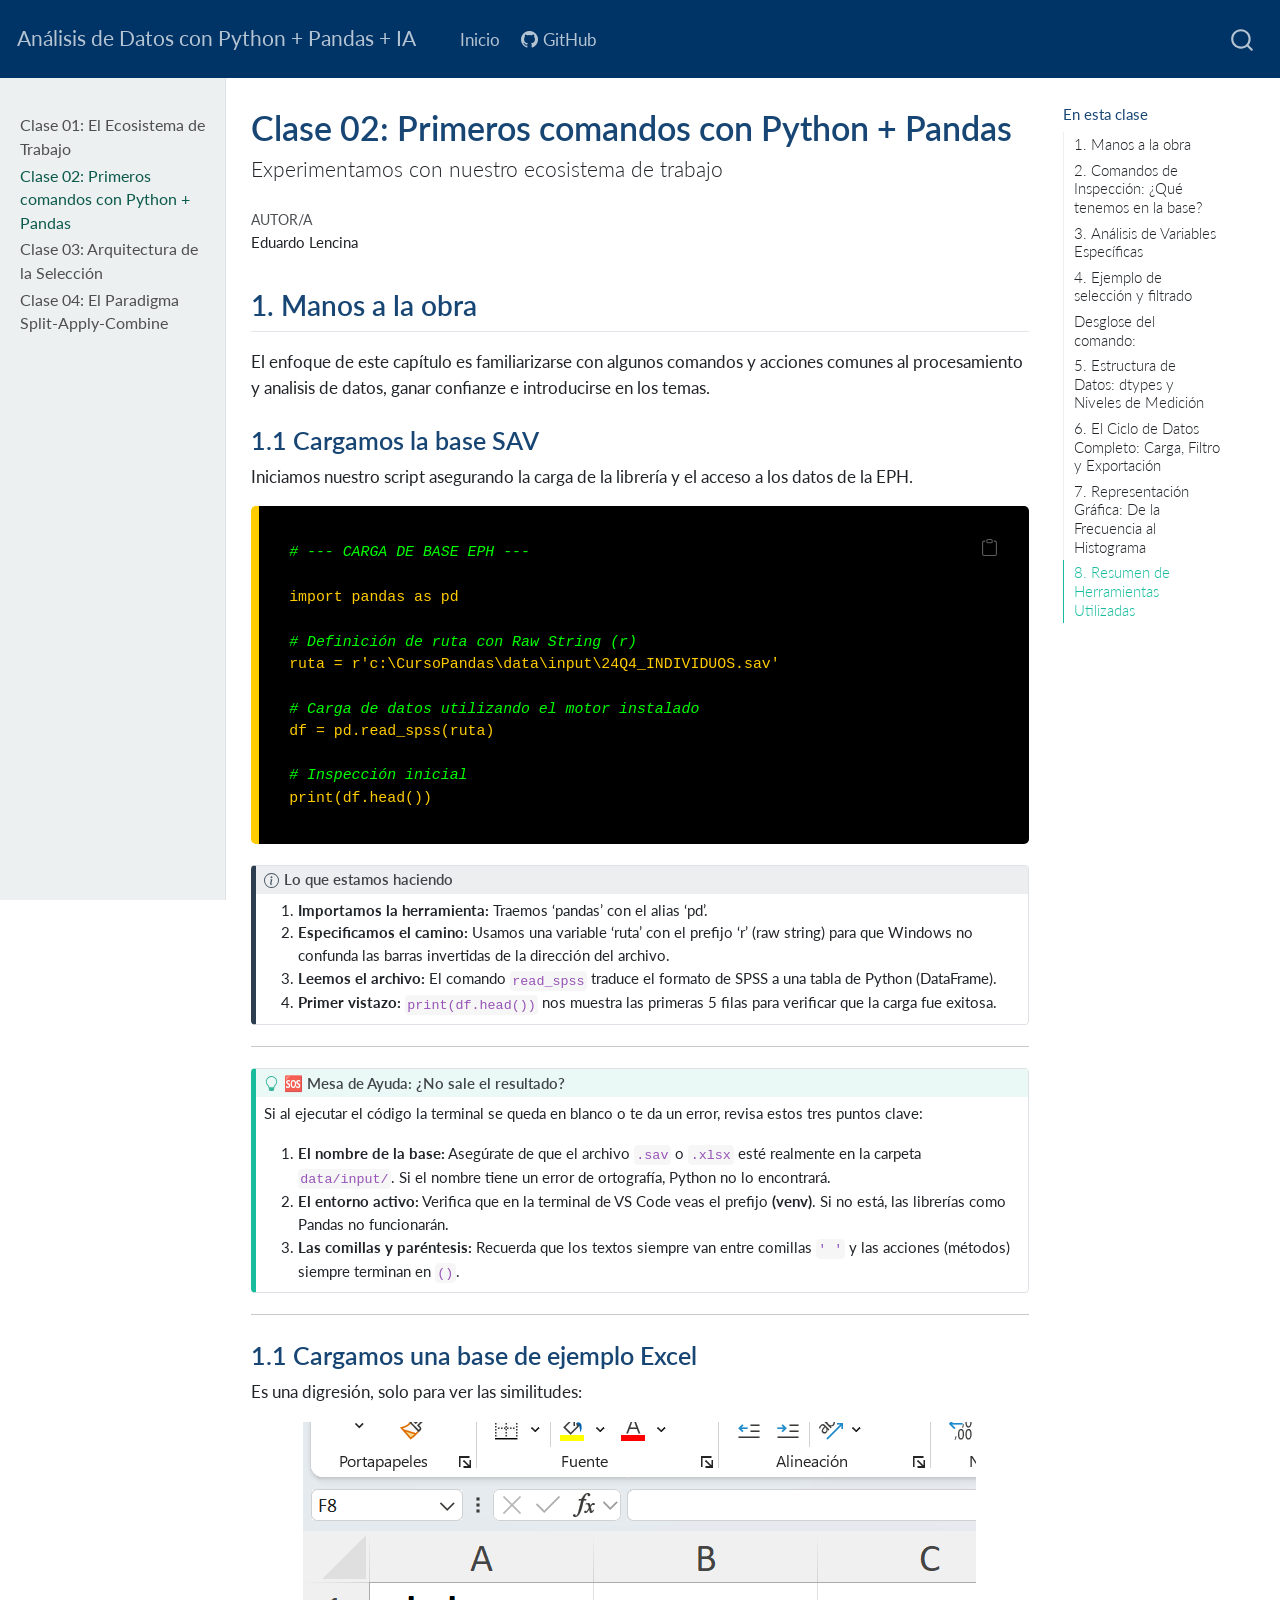
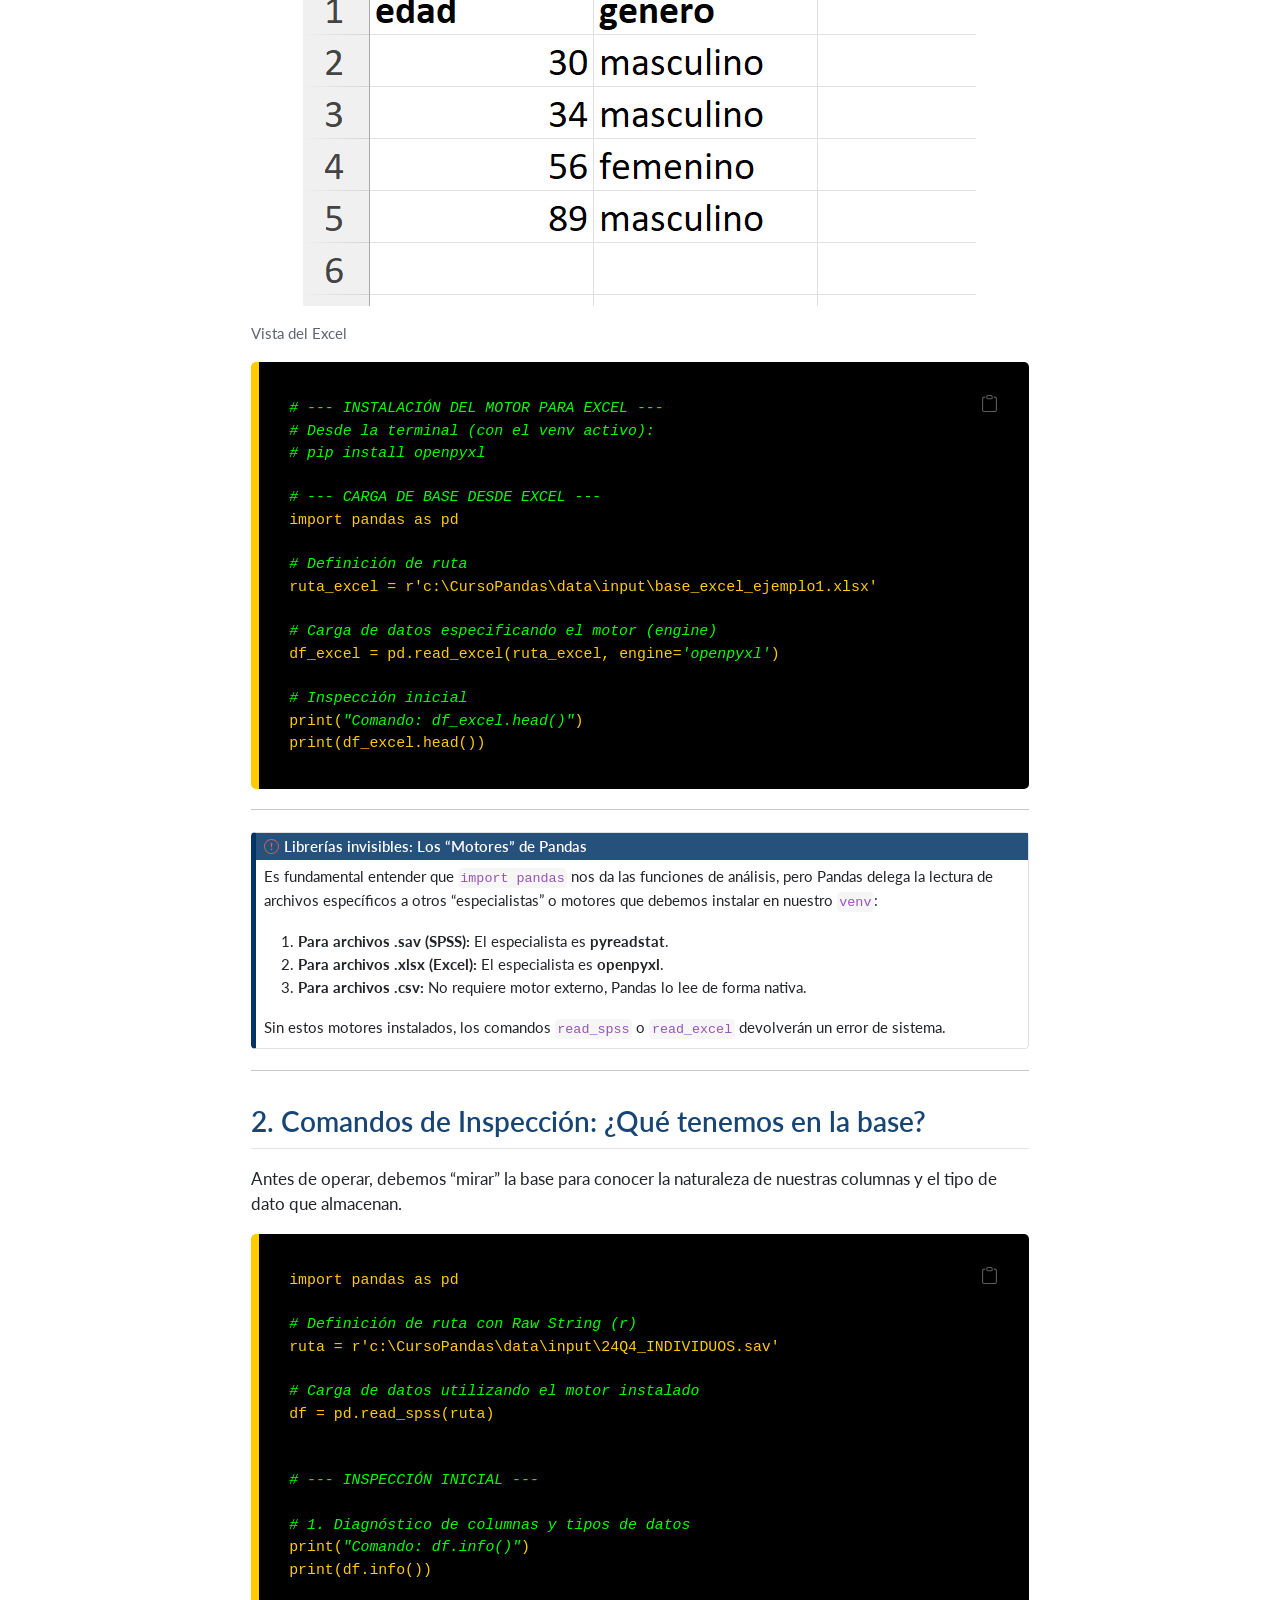
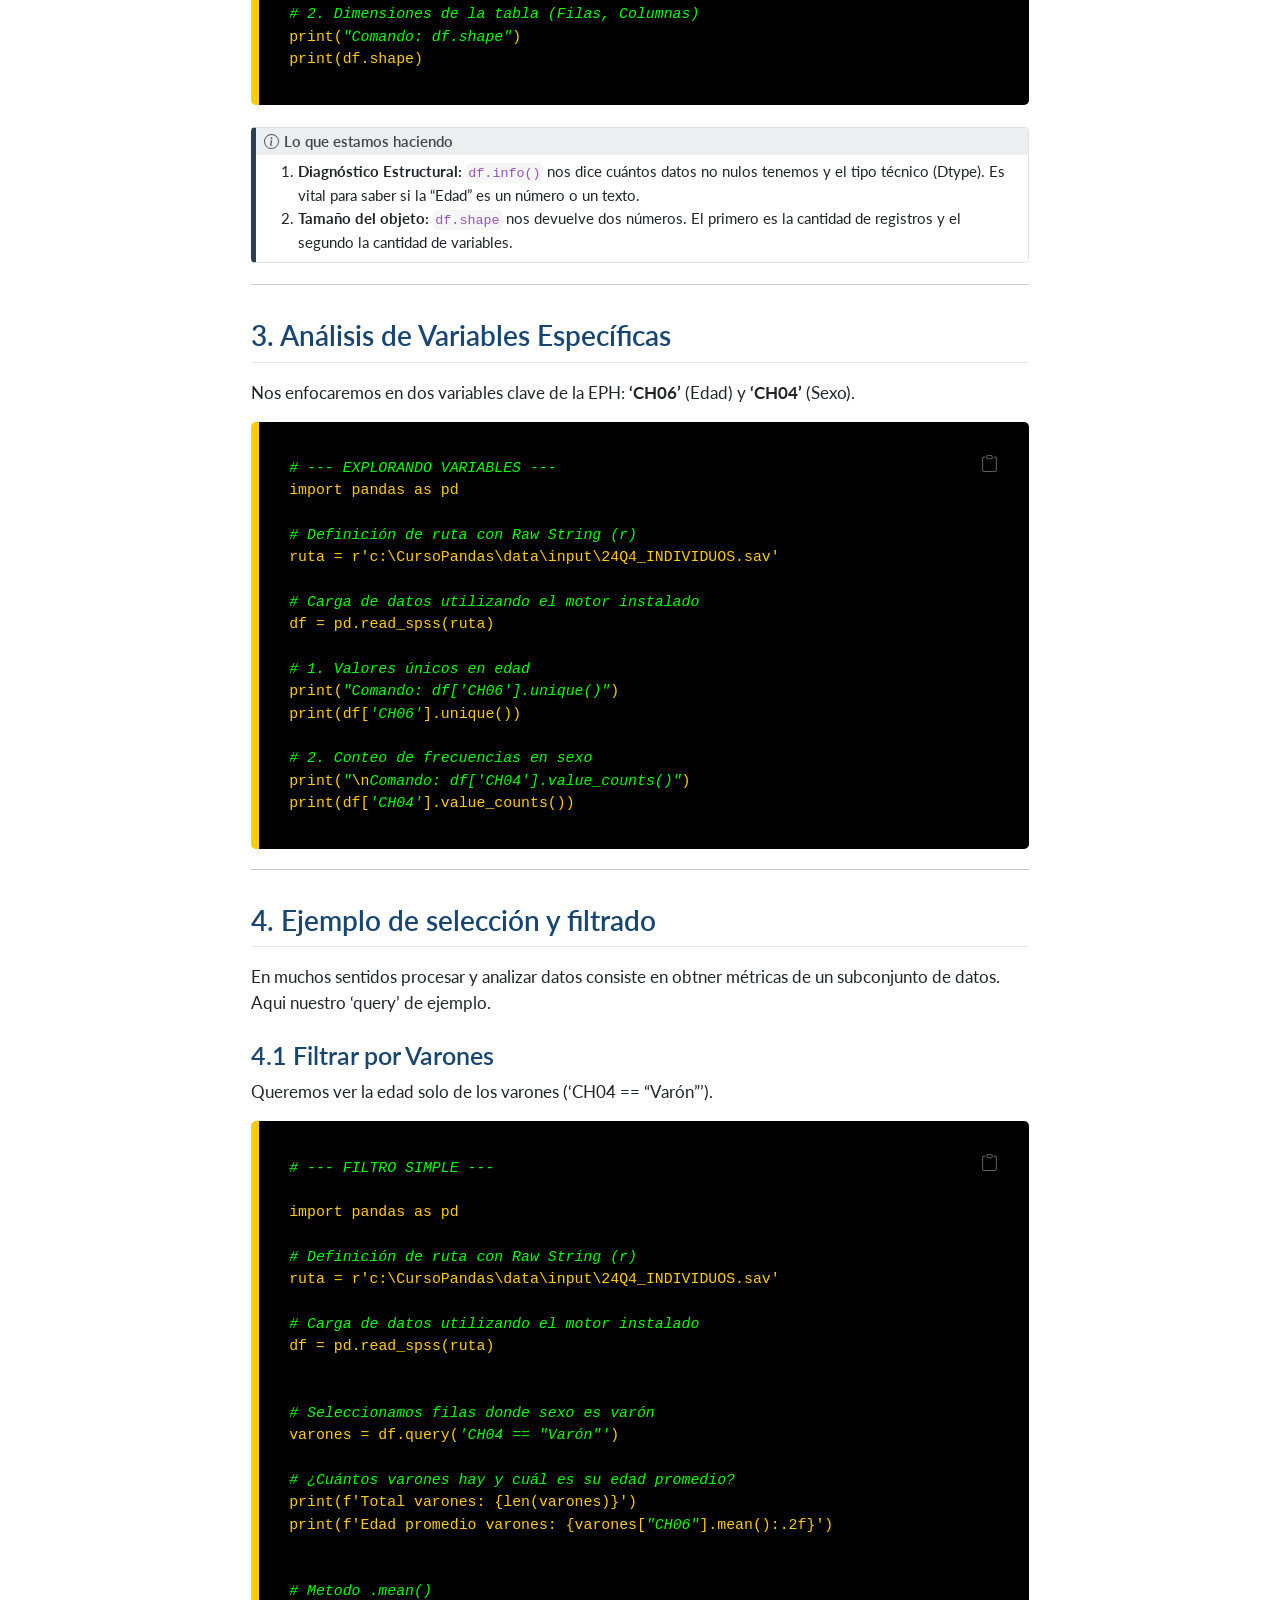
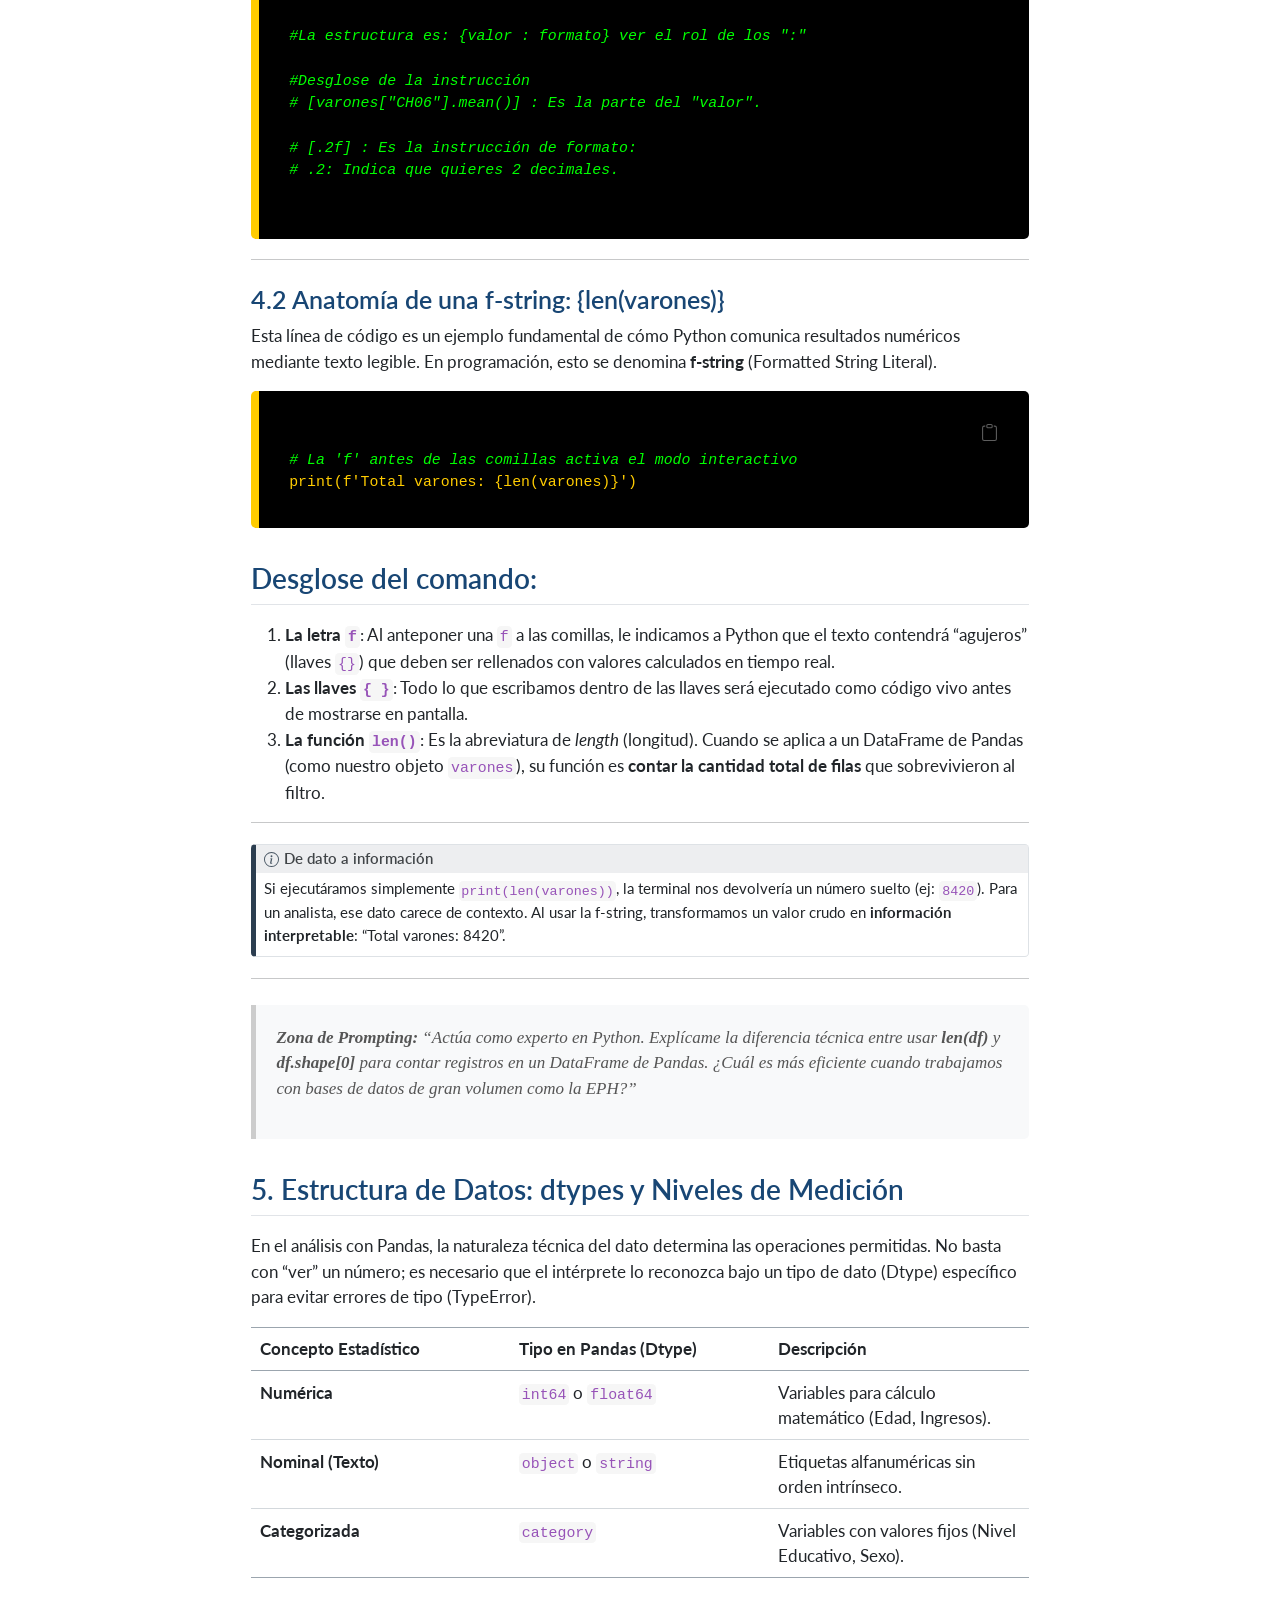
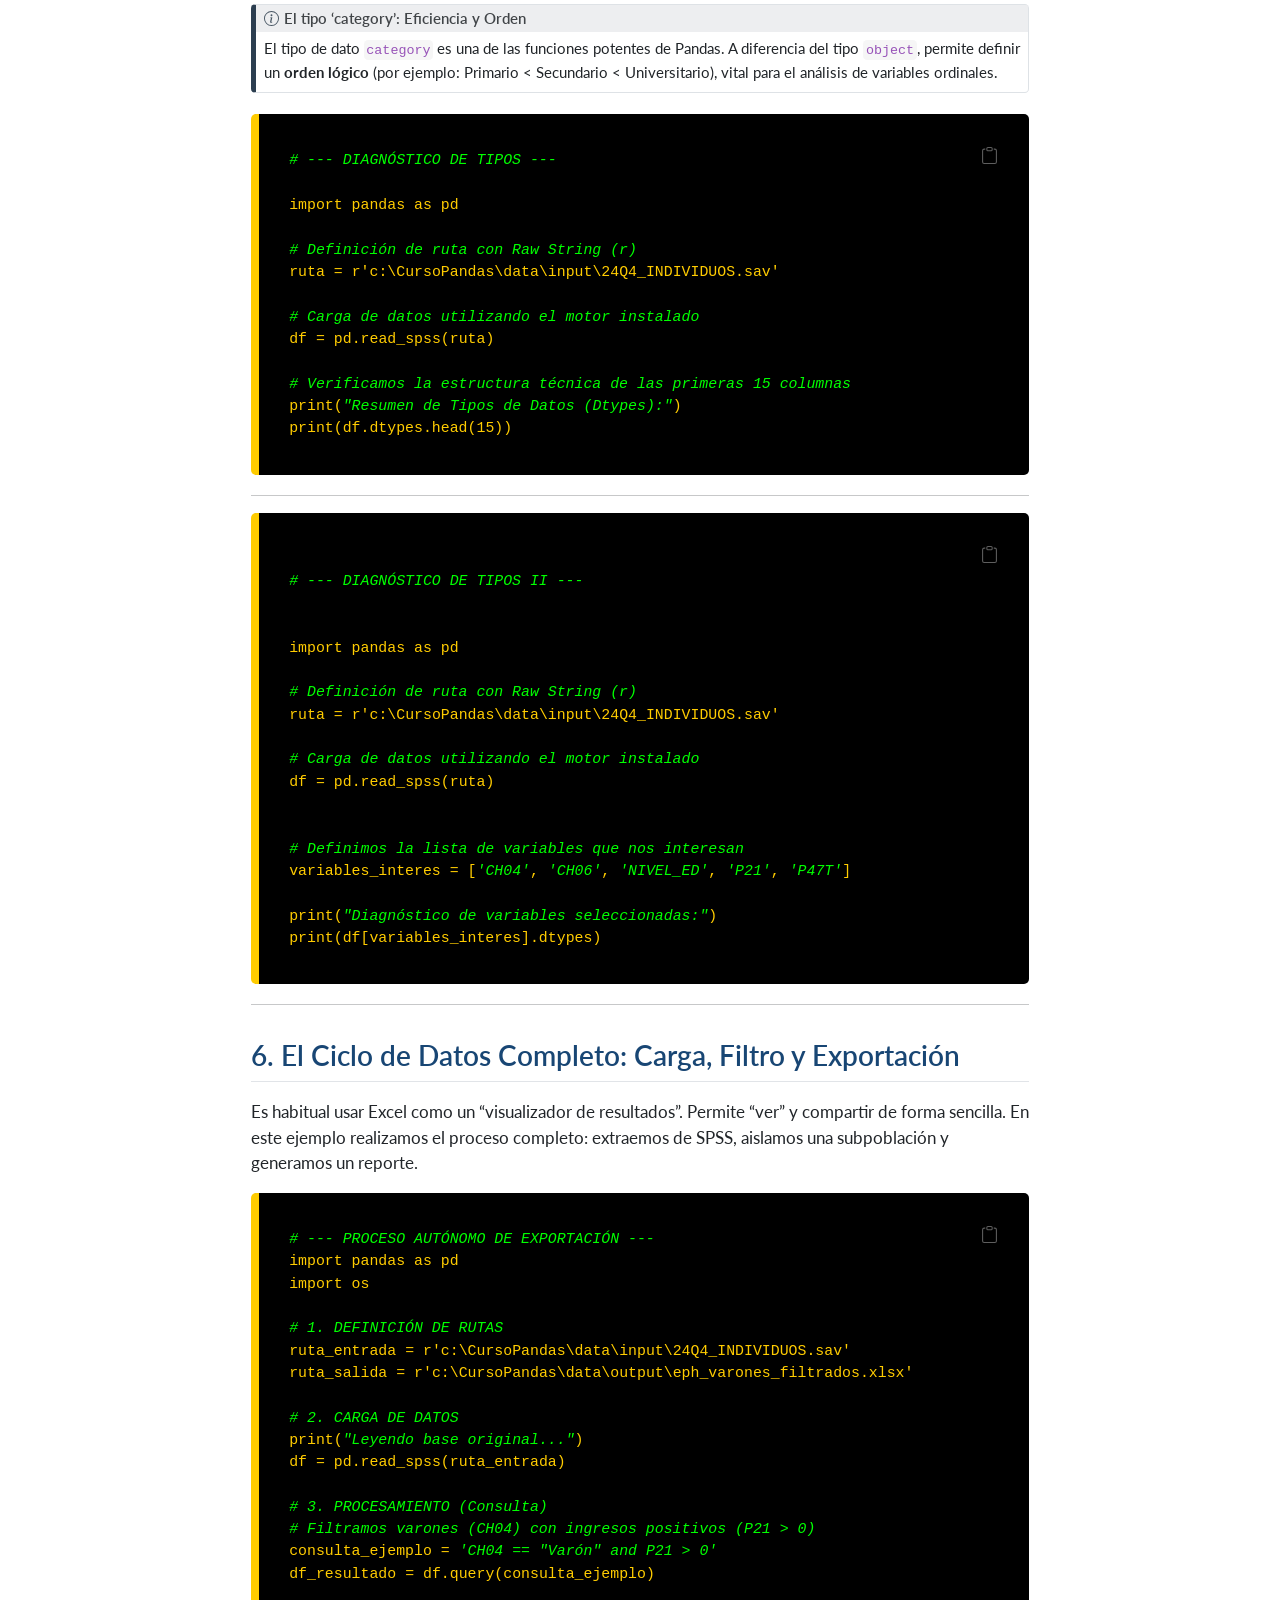
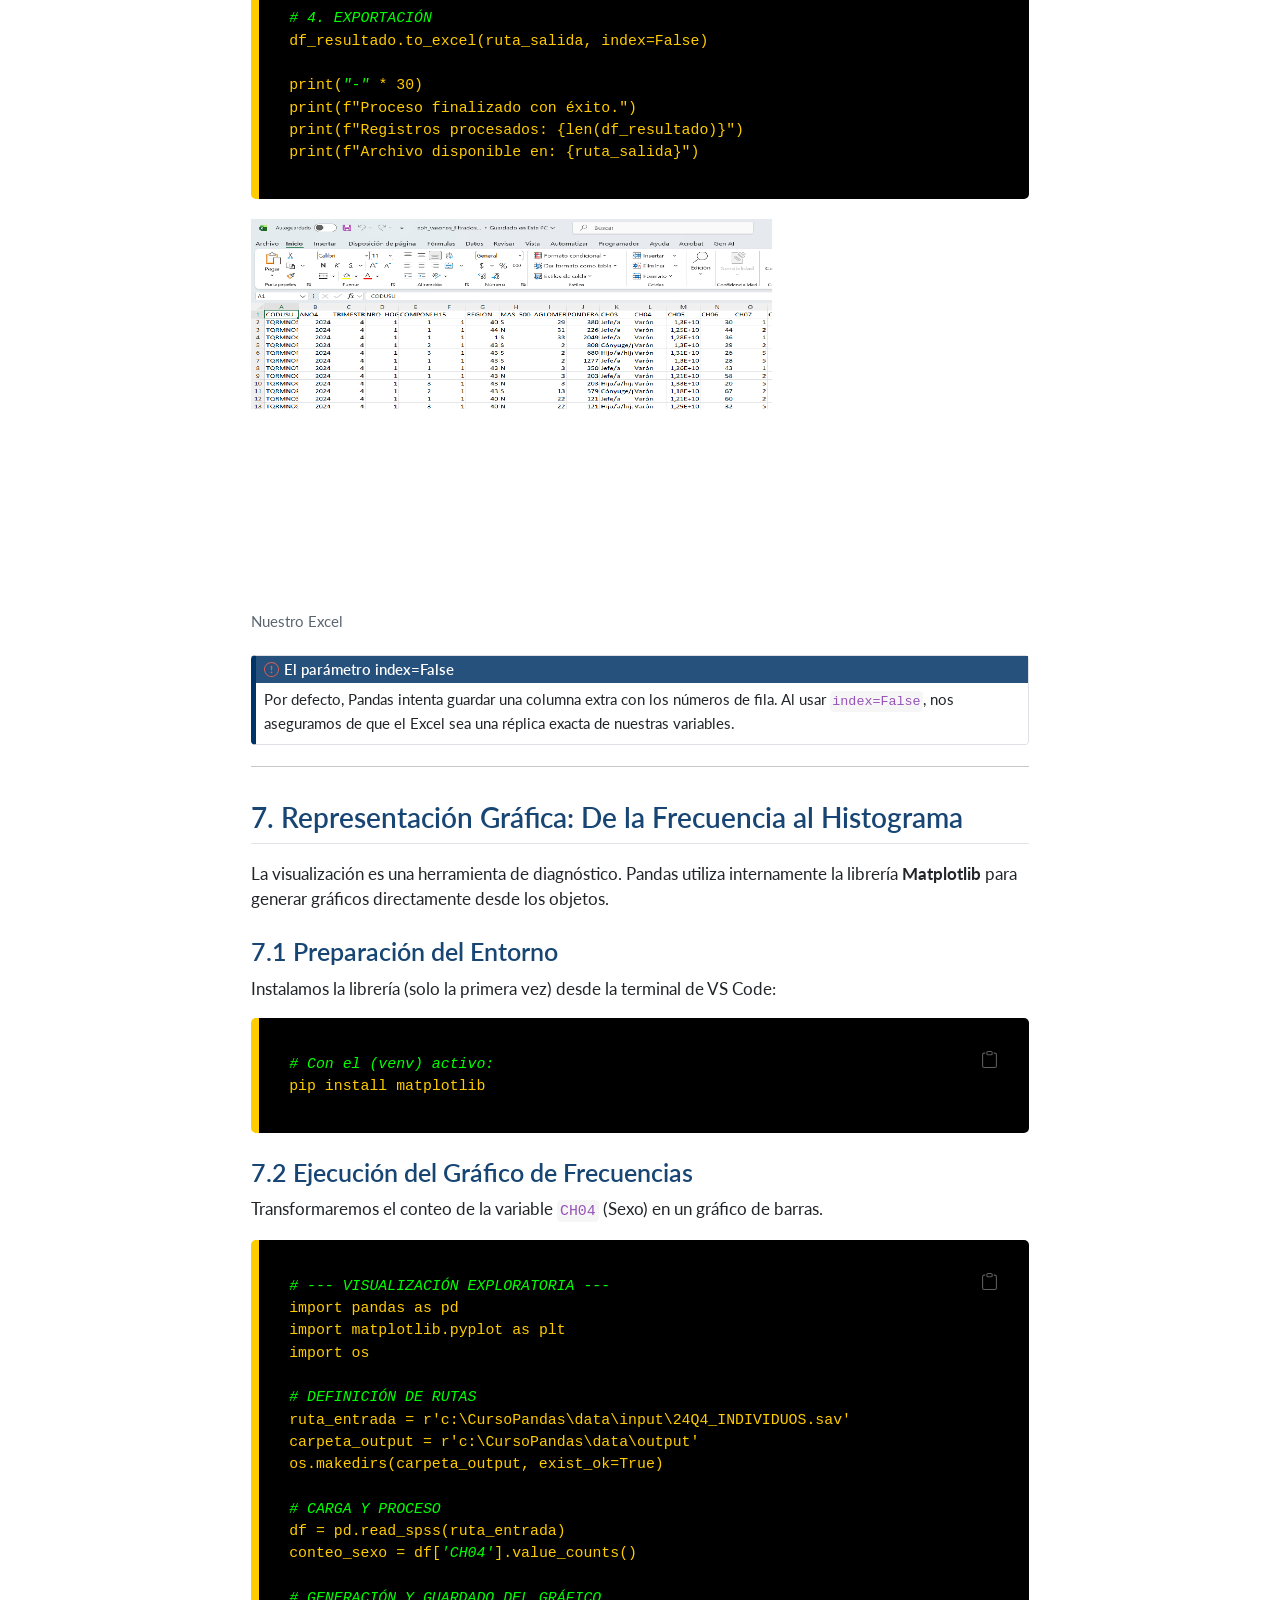
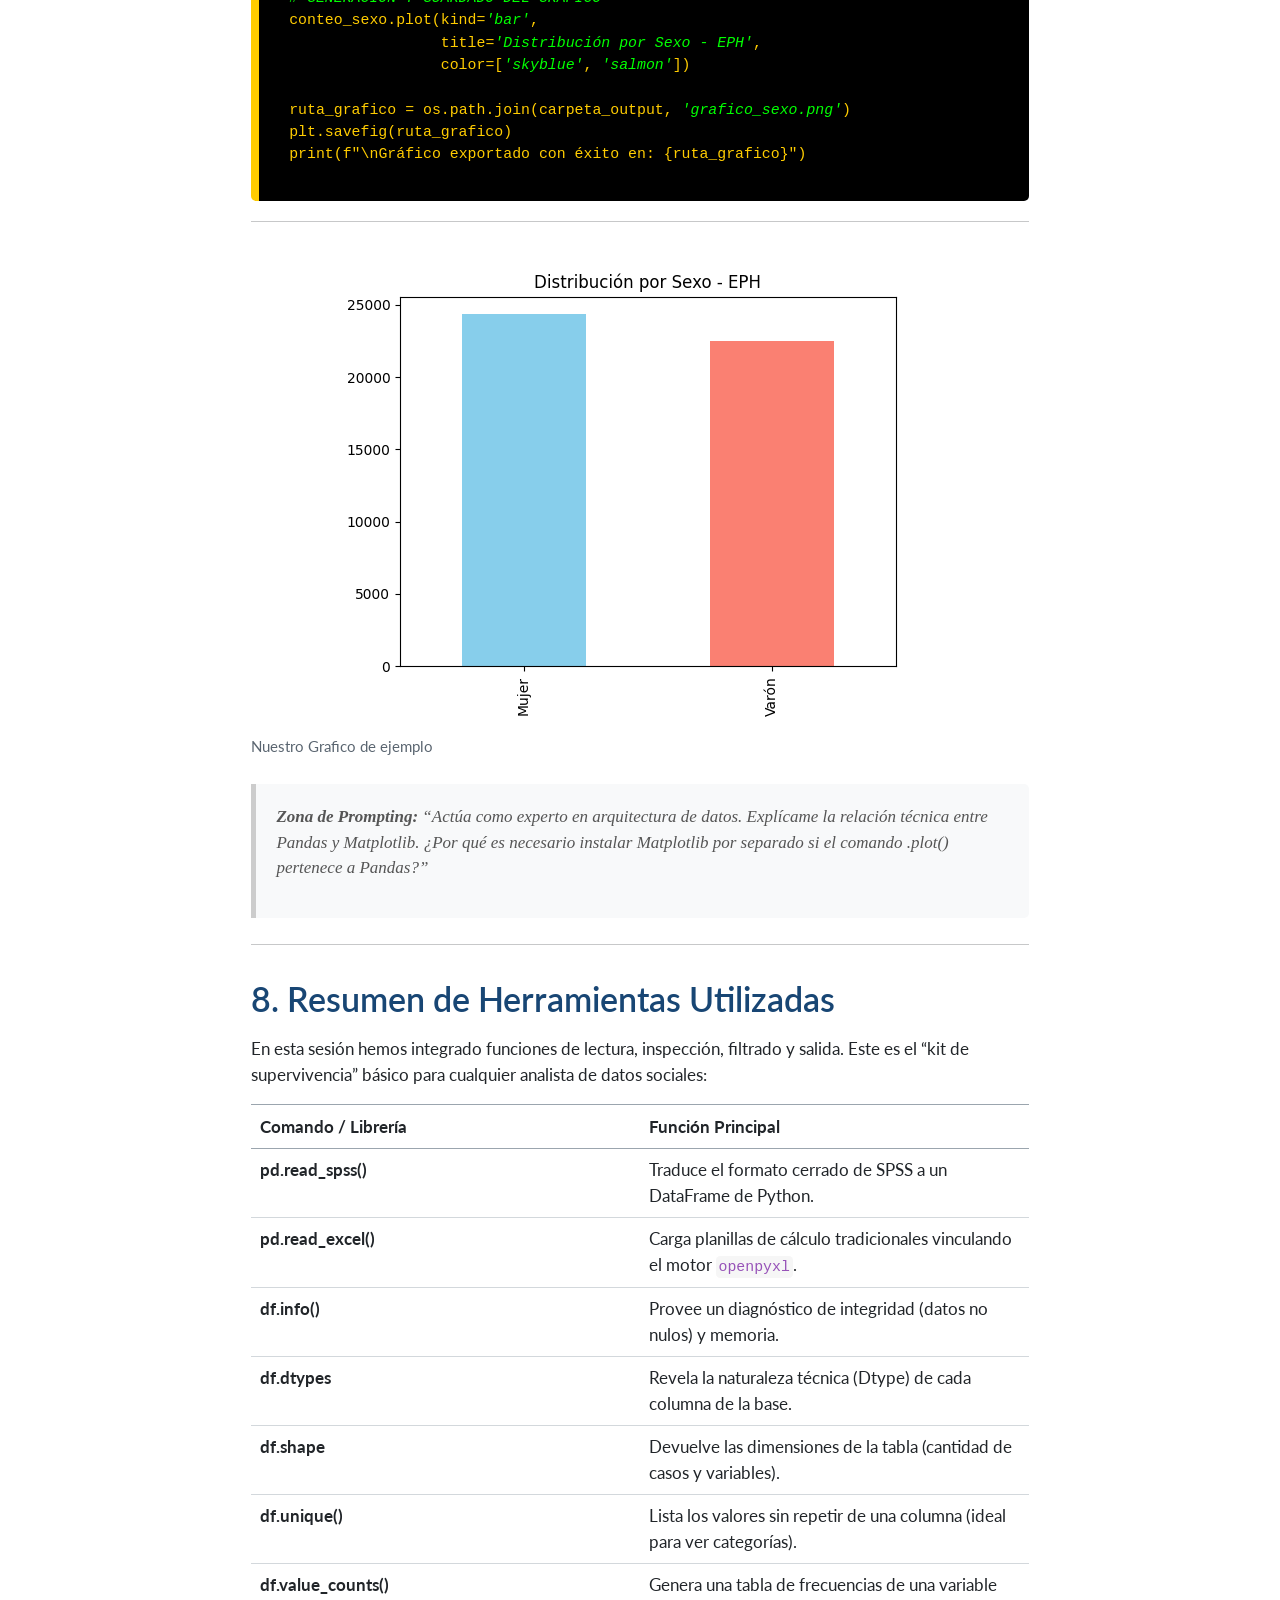
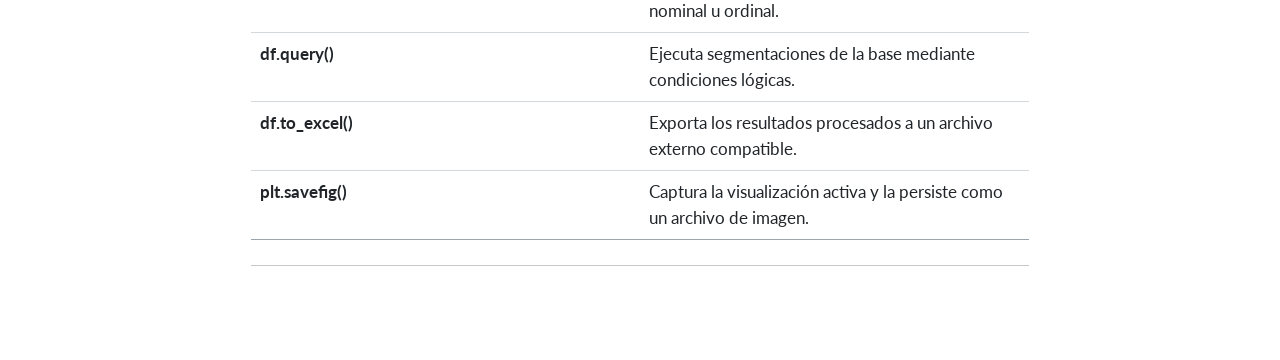
<file: clase_02.html>
<!DOCTYPE html>
<html xmlns="http://www.w3.org/1999/xhtml" lang="es" xml:lang="es"><head>

<meta charset="utf-8">
<meta name="generator" content="quarto-1.3.450">

<meta name="viewport" content="width=device-width, initial-scale=1.0, user-scalable=yes">

<meta name="author" content="Eduardo Lencina">

<title>Análisis de Datos con Python + Pandas + IA - Clase 02: Primeros comandos con Python + Pandas</title>
<style>
code{white-space: pre-wrap;}
span.smallcaps{font-variant: small-caps;}
div.columns{display: flex; gap: min(4vw, 1.5em);}
div.column{flex: auto; overflow-x: auto;}
div.hanging-indent{margin-left: 1.5em; text-indent: -1.5em;}
ul.task-list{list-style: none;}
ul.task-list li input[type="checkbox"] {
  width: 0.8em;
  margin: 0 0.8em 0.2em -1em; /* quarto-specific, see https://github.com/quarto-dev/quarto-cli/issues/4556 */ 
  vertical-align: middle;
}
/* CSS for syntax highlighting */
pre > code.sourceCode { white-space: pre; position: relative; }
pre > code.sourceCode > span { display: inline-block; line-height: 1.25; }
pre > code.sourceCode > span:empty { height: 1.2em; }
.sourceCode { overflow: visible; }
code.sourceCode > span { color: inherit; text-decoration: inherit; }
div.sourceCode { margin: 1em 0; }
pre.sourceCode { margin: 0; }
@media screen {
div.sourceCode { overflow: auto; }
}
@media print {
pre > code.sourceCode { white-space: pre-wrap; }
pre > code.sourceCode > span { text-indent: -5em; padding-left: 5em; }
}
pre.numberSource code
  { counter-reset: source-line 0; }
pre.numberSource code > span
  { position: relative; left: -4em; counter-increment: source-line; }
pre.numberSource code > span > a:first-child::before
  { content: counter(source-line);
    position: relative; left: -1em; text-align: right; vertical-align: baseline;
    border: none; display: inline-block;
    -webkit-touch-callout: none; -webkit-user-select: none;
    -khtml-user-select: none; -moz-user-select: none;
    -ms-user-select: none; user-select: none;
    padding: 0 4px; width: 4em;
  }
pre.numberSource { margin-left: 3em;  padding-left: 4px; }
div.sourceCode
  {   }
@media screen {
pre > code.sourceCode > span > a:first-child::before { text-decoration: underline; }
}
</style>


<script src="site_libs/quarto-nav/quarto-nav.js"></script>
<script src="site_libs/quarto-nav/headroom.min.js"></script>
<script src="site_libs/clipboard/clipboard.min.js"></script>
<script src="site_libs/quarto-search/autocomplete.umd.js"></script>
<script src="site_libs/quarto-search/fuse.min.js"></script>
<script src="site_libs/quarto-search/quarto-search.js"></script>
<meta name="quarto:offset" content="./">
<script src="site_libs/quarto-html/quarto.js"></script>
<script src="site_libs/quarto-html/popper.min.js"></script>
<script src="site_libs/quarto-html/tippy.umd.min.js"></script>
<script src="site_libs/quarto-html/anchor.min.js"></script>
<link href="site_libs/quarto-html/tippy.css" rel="stylesheet">
<link href="site_libs/quarto-html/quarto-syntax-highlighting.css" rel="stylesheet" id="quarto-text-highlighting-styles">
<script src="site_libs/bootstrap/bootstrap.min.js"></script>
<link href="site_libs/bootstrap/bootstrap-icons.css" rel="stylesheet">
<link href="site_libs/bootstrap/bootstrap.min.css" rel="stylesheet" id="quarto-bootstrap" data-mode="light">
<script id="quarto-search-options" type="application/json">{
  "location": "navbar",
  "copy-button": false,
  "collapse-after": 3,
  "panel-placement": "end",
  "type": "overlay",
  "limit": 20,
  "language": {
    "search-no-results-text": "Sin resultados",
    "search-matching-documents-text": "documentos encontrados",
    "search-copy-link-title": "Copiar el enlace en la búsqueda",
    "search-hide-matches-text": "Ocultar resultados adicionales",
    "search-more-match-text": "resultado adicional en este documento",
    "search-more-matches-text": "resultados adicionales en este documento",
    "search-clear-button-title": "Borrar",
    "search-detached-cancel-button-title": "Cancelar",
    "search-submit-button-title": "Enviar",
    "search-label": "Buscar"
  }
}</script>


<link rel="stylesheet" href="styles.css">
</head>

<body class="nav-sidebar docked nav-fixed">

<div id="quarto-search-results"></div>
  <header id="quarto-header" class="headroom fixed-top">
    <nav class="navbar navbar-expand-lg navbar-dark ">
      <div class="navbar-container container-fluid">
      <div class="navbar-brand-container">
    <a class="navbar-brand" href="./index.html">
    <span class="navbar-title">Análisis de Datos con Python + Pandas + IA</span>
    </a>
  </div>
            <div id="quarto-search" class="" title="Buscar"></div>
          <button class="navbar-toggler" type="button" data-bs-toggle="collapse" data-bs-target="#navbarCollapse" aria-controls="navbarCollapse" aria-expanded="false" aria-label="Navegación de palanca" onclick="if (window.quartoToggleHeadroom) { window.quartoToggleHeadroom(); }">
  <span class="navbar-toggler-icon"></span>
</button>
          <div class="collapse navbar-collapse" id="navbarCollapse">
            <ul class="navbar-nav navbar-nav-scroll me-auto">
  <li class="nav-item">
    <a class="nav-link" href="./index.html" rel="" target="">
 <span class="menu-text">Inicio</span></a>
  </li>  
  <li class="nav-item">
    <a class="nav-link" href="https://github.com/EduardoQuantum/Python" rel="" target=""><i class="bi bi-github" role="img">
</i> 
 <span class="menu-text">GitHub</span></a>
  </li>  
</ul>
            <div class="quarto-navbar-tools ms-auto">
</div>
          </div> <!-- /navcollapse -->
      </div> <!-- /container-fluid -->
    </nav>
  <nav class="quarto-secondary-nav">
    <div class="container-fluid d-flex">
      <button type="button" class="quarto-btn-toggle btn" data-bs-toggle="collapse" data-bs-target="#quarto-sidebar,#quarto-sidebar-glass" aria-controls="quarto-sidebar" aria-expanded="false" aria-label="Alternar barra lateral" onclick="if (window.quartoToggleHeadroom) { window.quartoToggleHeadroom(); }">
        <i class="bi bi-layout-text-sidebar-reverse"></i>
      </button>
      <nav class="quarto-page-breadcrumbs" aria-label="breadcrumb"><ol class="breadcrumb"><li class="breadcrumb-item"><a href="./clase_02.html">Clase 02: Primeros comandos con Python + Pandas</a></li></ol></nav>
      <a class="flex-grow-1" role="button" data-bs-toggle="collapse" data-bs-target="#quarto-sidebar,#quarto-sidebar-glass" aria-controls="quarto-sidebar" aria-expanded="false" aria-label="Alternar barra lateral" onclick="if (window.quartoToggleHeadroom) { window.quartoToggleHeadroom(); }">      
      </a>
    </div>
  </nav>
</header>
<!-- content -->
<div id="quarto-content" class="quarto-container page-columns page-rows-contents page-layout-article page-navbar">
<!-- sidebar -->
  <nav id="quarto-sidebar" class="sidebar collapse collapse-horizontal sidebar-navigation docked overflow-auto">
    <div class="sidebar-menu-container"> 
    <ul class="list-unstyled mt-1">
        <li class="sidebar-item">
  <div class="sidebar-item-container"> 
  <a href="./clase_01.html" class="sidebar-item-text sidebar-link">
 <span class="menu-text">Clase 01: El Ecosistema de Trabajo</span></a>
  </div>
</li>
        <li class="sidebar-item">
  <div class="sidebar-item-container"> 
  <a href="./clase_02.html" class="sidebar-item-text sidebar-link active">
 <span class="menu-text">Clase 02: Primeros comandos con Python + Pandas</span></a>
  </div>
</li>
        <li class="sidebar-item">
  <div class="sidebar-item-container"> 
  <a href="./clase_03.html" class="sidebar-item-text sidebar-link">
 <span class="menu-text">Clase 03: Arquitectura de la Selección</span></a>
  </div>
</li>
        <li class="sidebar-item">
  <div class="sidebar-item-container"> 
  <a href="./clase_04.html" class="sidebar-item-text sidebar-link">
 <span class="menu-text">Clase 04: El Paradigma Split-Apply-Combine</span></a>
  </div>
</li>
    </ul>
    </div>
</nav>
<div id="quarto-sidebar-glass" data-bs-toggle="collapse" data-bs-target="#quarto-sidebar,#quarto-sidebar-glass"></div>
<!-- margin-sidebar -->
    <div id="quarto-margin-sidebar" class="sidebar margin-sidebar">
        <nav id="TOC" role="doc-toc" class="toc-active">
    <h2 id="toc-title">En esta clase</h2>
   
  <ul>
  <li><a href="#manos-a-la-obra" id="toc-manos-a-la-obra" class="nav-link active" data-scroll-target="#manos-a-la-obra">1. Manos a la obra</a>
  <ul class="collapse">
  <li><a href="#cargamos-la-base-sav" id="toc-cargamos-la-base-sav" class="nav-link" data-scroll-target="#cargamos-la-base-sav">1.1 Cargamos la base SAV</a></li>
  <li><a href="#cargamos-una-base-de-ejemplo-excel" id="toc-cargamos-una-base-de-ejemplo-excel" class="nav-link" data-scroll-target="#cargamos-una-base-de-ejemplo-excel">1.1 Cargamos una base de ejemplo Excel</a></li>
  </ul></li>
  <li><a href="#comandos-de-inspección-qué-tenemos-en-la-base" id="toc-comandos-de-inspección-qué-tenemos-en-la-base" class="nav-link" data-scroll-target="#comandos-de-inspección-qué-tenemos-en-la-base">2. Comandos de Inspección: ¿Qué tenemos en la base?</a></li>
  <li><a href="#análisis-de-variables-específicas" id="toc-análisis-de-variables-específicas" class="nav-link" data-scroll-target="#análisis-de-variables-específicas">3. Análisis de Variables Específicas</a></li>
  <li><a href="#ejemplo-de-selección-y-filtrado" id="toc-ejemplo-de-selección-y-filtrado" class="nav-link" data-scroll-target="#ejemplo-de-selección-y-filtrado">4. Ejemplo de selección y filtrado</a>
  <ul class="collapse">
  <li><a href="#filtrar-por-varones" id="toc-filtrar-por-varones" class="nav-link" data-scroll-target="#filtrar-por-varones">4.1 Filtrar por Varones</a></li>
  <li><a href="#anatomía-de-una-f-string-lenvarones" id="toc-anatomía-de-una-f-string-lenvarones" class="nav-link" data-scroll-target="#anatomía-de-una-f-string-lenvarones">4.2 Anatomía de una f-string: {len(varones)}</a></li>
  </ul></li>
  <li><a href="#desglose-del-comando" id="toc-desglose-del-comando" class="nav-link" data-scroll-target="#desglose-del-comando">Desglose del comando:</a></li>
  <li><a href="#estructura-de-datos-dtypes-y-niveles-de-medición" id="toc-estructura-de-datos-dtypes-y-niveles-de-medición" class="nav-link" data-scroll-target="#estructura-de-datos-dtypes-y-niveles-de-medición">5. Estructura de Datos: dtypes y Niveles de Medición</a></li>
  <li><a href="#el-ciclo-de-datos-completo-carga-filtro-y-exportación" id="toc-el-ciclo-de-datos-completo-carga-filtro-y-exportación" class="nav-link" data-scroll-target="#el-ciclo-de-datos-completo-carga-filtro-y-exportación">6. El Ciclo de Datos Completo: Carga, Filtro y Exportación</a></li>
  <li><a href="#representación-gráfica-de-la-frecuencia-al-histograma" id="toc-representación-gráfica-de-la-frecuencia-al-histograma" class="nav-link" data-scroll-target="#representación-gráfica-de-la-frecuencia-al-histograma">7. Representación Gráfica: De la Frecuencia al Histograma</a>
  <ul class="collapse">
  <li><a href="#preparación-del-entorno" id="toc-preparación-del-entorno" class="nav-link" data-scroll-target="#preparación-del-entorno">7.1 Preparación del Entorno</a></li>
  <li><a href="#ejecución-del-gráfico-de-frecuencias" id="toc-ejecución-del-gráfico-de-frecuencias" class="nav-link" data-scroll-target="#ejecución-del-gráfico-de-frecuencias">7.2 Ejecución del Gráfico de Frecuencias</a></li>
  </ul></li>
  <li><a href="#resumen-de-herramientas-utilizadas" id="toc-resumen-de-herramientas-utilizadas" class="nav-link" data-scroll-target="#resumen-de-herramientas-utilizadas">8. Resumen de Herramientas Utilizadas</a></li>
  </ul>
</nav>
    </div>
<!-- main -->
<main class="content" id="quarto-document-content">

<header id="title-block-header" class="quarto-title-block default">
<div class="quarto-title">
<h1 class="title">Clase 02: Primeros comandos con Python + Pandas</h1>
<p class="subtitle lead">Experimentamos con nuestro ecosistema de trabajo</p>
</div>



<div class="quarto-title-meta">

    <div>
    <div class="quarto-title-meta-heading">Autor/a</div>
    <div class="quarto-title-meta-contents">
             <p>Eduardo Lencina </p>
          </div>
  </div>
    
  
    
  </div>
  

</header>

<section id="manos-a-la-obra" class="level2">
<h2 class="anchored" data-anchor-id="manos-a-la-obra">1. Manos a la obra</h2>
<p>El enfoque de este capítulo es familiarizarse con algunos comandos y acciones comunes al procesamiento y analisis de datos, ganar confianze e introducirse en los temas.</p>
<section id="cargamos-la-base-sav" class="level3">
<h3 class="anchored" data-anchor-id="cargamos-la-base-sav">1.1 Cargamos la base SAV</h3>
<p>Iniciamos nuestro script asegurando la carga de la librería y el acceso a los datos de la EPH.</p>
<div class="monitor-box">
<div class="sourceCode" id="cb1"><pre class="sourceCode python code-with-copy"><code class="sourceCode python"><span id="cb1-1"><a href="#cb1-1" aria-hidden="true" tabindex="-1"></a><span class="co"># --- CARGA DE BASE EPH ---</span></span>
<span id="cb1-2"><a href="#cb1-2" aria-hidden="true" tabindex="-1"></a></span>
<span id="cb1-3"><a href="#cb1-3" aria-hidden="true" tabindex="-1"></a><span class="im">import</span> pandas <span class="im">as</span> pd</span>
<span id="cb1-4"><a href="#cb1-4" aria-hidden="true" tabindex="-1"></a></span>
<span id="cb1-5"><a href="#cb1-5" aria-hidden="true" tabindex="-1"></a><span class="co"># Definición de ruta con Raw String (r)</span></span>
<span id="cb1-6"><a href="#cb1-6" aria-hidden="true" tabindex="-1"></a>ruta <span class="op">=</span> <span class="vs">r'c:\CursoPandas\data\input\24Q4_INDIVIDUOS.sav'</span></span>
<span id="cb1-7"><a href="#cb1-7" aria-hidden="true" tabindex="-1"></a></span>
<span id="cb1-8"><a href="#cb1-8" aria-hidden="true" tabindex="-1"></a><span class="co"># Carga de datos utilizando el motor instalado</span></span>
<span id="cb1-9"><a href="#cb1-9" aria-hidden="true" tabindex="-1"></a>df <span class="op">=</span> pd.read_spss(ruta)</span>
<span id="cb1-10"><a href="#cb1-10" aria-hidden="true" tabindex="-1"></a></span>
<span id="cb1-11"><a href="#cb1-11" aria-hidden="true" tabindex="-1"></a><span class="co"># Inspección inicial</span></span>
<span id="cb1-12"><a href="#cb1-12" aria-hidden="true" tabindex="-1"></a><span class="bu">print</span>(df.head())</span></code><button title="Copiar al portapapeles" class="code-copy-button"><i class="bi"></i></button></pre></div>
</div>
<div class="callout callout-style-default callout-note callout-titled">
<div class="callout-header d-flex align-content-center">
<div class="callout-icon-container">
<i class="callout-icon"></i>
</div>
<div class="callout-title-container flex-fill">
Lo que estamos haciendo
</div>
</div>
<div class="callout-body-container callout-body">
<ol type="1">
<li><strong>Importamos la herramienta:</strong> Traemos ‘pandas’ con el alias ‘pd’.</li>
<li><strong>Especificamos el camino:</strong> Usamos una variable ‘ruta’ con el prefijo ‘r’ (raw string) para que Windows no confunda las barras invertidas de la dirección del archivo.</li>
<li><strong>Leemos el archivo:</strong> El comando <code>read_spss</code> traduce el formato de SPSS a una tabla de Python (DataFrame).</li>
<li><strong>Primer vistazo:</strong> <code>print(df.head())</code> nos muestra las primeras 5 filas para verificar que la carga fue exitosa.</li>
</ol>
</div>
</div>
<hr>
<div class="callout callout-style-default callout-tip callout-titled">
<div class="callout-header d-flex align-content-center">
<div class="callout-icon-container">
<i class="callout-icon"></i>
</div>
<div class="callout-title-container flex-fill">
🆘 Mesa de Ayuda: ¿No sale el resultado?
</div>
</div>
<div class="callout-body-container callout-body">
<p>Si al ejecutar el código la terminal se queda en blanco o te da un error, revisa estos tres puntos clave:</p>
<ol type="1">
<li><strong>El nombre de la base:</strong> Asegúrate de que el archivo <code>.sav</code> o <code>.xlsx</code> esté realmente en la carpeta <code>data/input/</code>. Si el nombre tiene un error de ortografía, Python no lo encontrará.</li>
<li><strong>El entorno activo:</strong> Verifica que en la terminal de VS Code veas el prefijo <strong>(venv)</strong>. Si no está, las librerías como Pandas no funcionarán.</li>
<li><strong>Las comillas y paréntesis:</strong> Recuerda que los textos siempre van entre comillas <code>' '</code> y las acciones (métodos) siempre terminan en <code>()</code>.</li>
</ol>
</div>
</div>
<hr>
</section>
<section id="cargamos-una-base-de-ejemplo-excel" class="level3">
<h3 class="anchored" data-anchor-id="cargamos-una-base-de-ejemplo-excel">1.1 Cargamos una base de ejemplo Excel</h3>
<p>Es una digresión, solo para ver las similitudes:</p>
<div class="quarto-figure quarto-figure-center">
<figure class="figure">
<p><img src="imagenes/vista_excel1.png" class="img-fluid figure-img"></p>
<figcaption class="figure-caption">Vista del Excel</figcaption>
</figure>
</div>
<div class="monitor-box">
<div class="sourceCode" id="cb2"><pre class="sourceCode python code-with-copy"><code class="sourceCode python"><span id="cb2-1"><a href="#cb2-1" aria-hidden="true" tabindex="-1"></a><span class="co"># --- INSTALACIÓN DEL MOTOR PARA EXCEL ---</span></span>
<span id="cb2-2"><a href="#cb2-2" aria-hidden="true" tabindex="-1"></a><span class="co"># Desde la terminal (con el venv activo):</span></span>
<span id="cb2-3"><a href="#cb2-3" aria-hidden="true" tabindex="-1"></a><span class="co"># pip install openpyxl</span></span>
<span id="cb2-4"><a href="#cb2-4" aria-hidden="true" tabindex="-1"></a></span>
<span id="cb2-5"><a href="#cb2-5" aria-hidden="true" tabindex="-1"></a><span class="co"># --- CARGA DE BASE DESDE EXCEL ---</span></span>
<span id="cb2-6"><a href="#cb2-6" aria-hidden="true" tabindex="-1"></a><span class="im">import</span> pandas <span class="im">as</span> pd</span>
<span id="cb2-7"><a href="#cb2-7" aria-hidden="true" tabindex="-1"></a></span>
<span id="cb2-8"><a href="#cb2-8" aria-hidden="true" tabindex="-1"></a><span class="co"># Definición de ruta</span></span>
<span id="cb2-9"><a href="#cb2-9" aria-hidden="true" tabindex="-1"></a>ruta_excel <span class="op">=</span> <span class="vs">r'c:\CursoPandas\data\input\base_excel_ejemplo1.xlsx'</span></span>
<span id="cb2-10"><a href="#cb2-10" aria-hidden="true" tabindex="-1"></a></span>
<span id="cb2-11"><a href="#cb2-11" aria-hidden="true" tabindex="-1"></a><span class="co"># Carga de datos especificando el motor (engine)</span></span>
<span id="cb2-12"><a href="#cb2-12" aria-hidden="true" tabindex="-1"></a>df_excel <span class="op">=</span> pd.read_excel(ruta_excel, engine<span class="op">=</span><span class="st">'openpyxl'</span>)</span>
<span id="cb2-13"><a href="#cb2-13" aria-hidden="true" tabindex="-1"></a></span>
<span id="cb2-14"><a href="#cb2-14" aria-hidden="true" tabindex="-1"></a><span class="co"># Inspección inicial</span></span>
<span id="cb2-15"><a href="#cb2-15" aria-hidden="true" tabindex="-1"></a><span class="bu">print</span>(<span class="st">"Comando: df_excel.head()"</span>)</span>
<span id="cb2-16"><a href="#cb2-16" aria-hidden="true" tabindex="-1"></a><span class="bu">print</span>(df_excel.head())</span></code><button title="Copiar al portapapeles" class="code-copy-button"><i class="bi"></i></button></pre></div>
</div>
<hr>
<div class="callout callout-style-default callout-important callout-titled">
<div class="callout-header d-flex align-content-center">
<div class="callout-icon-container">
<i class="callout-icon"></i>
</div>
<div class="callout-title-container flex-fill">
Librerías invisibles: Los “Motores” de Pandas
</div>
</div>
<div class="callout-body-container callout-body">
<p>Es fundamental entender que <code>import pandas</code> nos da las funciones de análisis, pero Pandas delega la lectura de archivos específicos a otros “especialistas” o motores que debemos instalar en nuestro <code>venv</code>:</p>
<ol type="1">
<li><strong>Para archivos .sav (SPSS):</strong> El especialista es <strong>pyreadstat</strong>.</li>
<li><strong>Para archivos .xlsx (Excel):</strong> El especialista es <strong>openpyxl</strong>.</li>
<li><strong>Para archivos .csv:</strong> No requiere motor externo, Pandas lo lee de forma nativa.</li>
</ol>
<p>Sin estos motores instalados, los comandos <code>read_spss</code> o <code>read_excel</code> devolverán un error de sistema.</p>
</div>
</div>
<hr>
</section>
</section>
<section id="comandos-de-inspección-qué-tenemos-en-la-base" class="level2">
<h2 class="anchored" data-anchor-id="comandos-de-inspección-qué-tenemos-en-la-base">2. Comandos de Inspección: ¿Qué tenemos en la base?</h2>
<p>Antes de operar, debemos “mirar” la base para conocer la naturaleza de nuestras columnas y el tipo de dato que almacenan.</p>
<div class="monitor-box">
<div class="sourceCode" id="cb3"><pre class="sourceCode python code-with-copy"><code class="sourceCode python"><span id="cb3-1"><a href="#cb3-1" aria-hidden="true" tabindex="-1"></a><span class="im">import</span> pandas <span class="im">as</span> pd</span>
<span id="cb3-2"><a href="#cb3-2" aria-hidden="true" tabindex="-1"></a></span>
<span id="cb3-3"><a href="#cb3-3" aria-hidden="true" tabindex="-1"></a><span class="co"># Definición de ruta con Raw String (r)</span></span>
<span id="cb3-4"><a href="#cb3-4" aria-hidden="true" tabindex="-1"></a>ruta <span class="op">=</span> <span class="vs">r'c:\CursoPandas\data\input\24Q4_INDIVIDUOS.sav'</span></span>
<span id="cb3-5"><a href="#cb3-5" aria-hidden="true" tabindex="-1"></a></span>
<span id="cb3-6"><a href="#cb3-6" aria-hidden="true" tabindex="-1"></a><span class="co"># Carga de datos utilizando el motor instalado</span></span>
<span id="cb3-7"><a href="#cb3-7" aria-hidden="true" tabindex="-1"></a>df <span class="op">=</span> pd.read_spss(ruta)</span>
<span id="cb3-8"><a href="#cb3-8" aria-hidden="true" tabindex="-1"></a></span>
<span id="cb3-9"><a href="#cb3-9" aria-hidden="true" tabindex="-1"></a></span>
<span id="cb3-10"><a href="#cb3-10" aria-hidden="true" tabindex="-1"></a><span class="co"># --- INSPECCIÓN INICIAL ---</span></span>
<span id="cb3-11"><a href="#cb3-11" aria-hidden="true" tabindex="-1"></a></span>
<span id="cb3-12"><a href="#cb3-12" aria-hidden="true" tabindex="-1"></a><span class="co"># 1. Diagnóstico de columnas y tipos de datos</span></span>
<span id="cb3-13"><a href="#cb3-13" aria-hidden="true" tabindex="-1"></a><span class="bu">print</span>(<span class="st">"Comando: df.info()"</span>)</span>
<span id="cb3-14"><a href="#cb3-14" aria-hidden="true" tabindex="-1"></a><span class="bu">print</span>(df.info()) </span>
<span id="cb3-15"><a href="#cb3-15" aria-hidden="true" tabindex="-1"></a></span>
<span id="cb3-16"><a href="#cb3-16" aria-hidden="true" tabindex="-1"></a><span class="co"># 2. Dimensiones de la tabla (Filas, Columnas)</span></span>
<span id="cb3-17"><a href="#cb3-17" aria-hidden="true" tabindex="-1"></a><span class="bu">print</span>(<span class="st">"Comando: df.shape"</span>)</span>
<span id="cb3-18"><a href="#cb3-18" aria-hidden="true" tabindex="-1"></a><span class="bu">print</span>(df.shape)</span></code><button title="Copiar al portapapeles" class="code-copy-button"><i class="bi"></i></button></pre></div>
</div>
<div class="callout callout-style-default callout-note callout-titled">
<div class="callout-header d-flex align-content-center">
<div class="callout-icon-container">
<i class="callout-icon"></i>
</div>
<div class="callout-title-container flex-fill">
Lo que estamos haciendo
</div>
</div>
<div class="callout-body-container callout-body">
<ol type="1">
<li><strong>Diagnóstico Estructural:</strong> <code>df.info()</code> nos dice cuántos datos no nulos tenemos y el tipo técnico (Dtype). Es vital para saber si la “Edad” es un número o un texto.</li>
<li><strong>Tamaño del objeto:</strong> <code>df.shape</code> nos devuelve dos números. El primero es la cantidad de registros y el segundo la cantidad de variables.</li>
</ol>
</div>
</div>
<hr>
</section>
<section id="análisis-de-variables-específicas" class="level2">
<h2 class="anchored" data-anchor-id="análisis-de-variables-específicas">3. Análisis de Variables Específicas</h2>
<p>Nos enfocaremos en dos variables clave de la EPH: <strong>‘CH06’</strong> (Edad) y <strong>‘CH04’</strong> (Sexo).</p>
<div class="monitor-box">
<div class="sourceCode" id="cb4"><pre class="sourceCode python code-with-copy"><code class="sourceCode python"><span id="cb4-1"><a href="#cb4-1" aria-hidden="true" tabindex="-1"></a><span class="co"># --- EXPLORANDO VARIABLES ---</span></span>
<span id="cb4-2"><a href="#cb4-2" aria-hidden="true" tabindex="-1"></a><span class="im">import</span> pandas <span class="im">as</span> pd</span>
<span id="cb4-3"><a href="#cb4-3" aria-hidden="true" tabindex="-1"></a></span>
<span id="cb4-4"><a href="#cb4-4" aria-hidden="true" tabindex="-1"></a><span class="co"># Definición de ruta con Raw String (r)</span></span>
<span id="cb4-5"><a href="#cb4-5" aria-hidden="true" tabindex="-1"></a>ruta <span class="op">=</span> <span class="vs">r'c:\CursoPandas\data\input\24Q4_INDIVIDUOS.sav'</span></span>
<span id="cb4-6"><a href="#cb4-6" aria-hidden="true" tabindex="-1"></a></span>
<span id="cb4-7"><a href="#cb4-7" aria-hidden="true" tabindex="-1"></a><span class="co"># Carga de datos utilizando el motor instalado</span></span>
<span id="cb4-8"><a href="#cb4-8" aria-hidden="true" tabindex="-1"></a>df <span class="op">=</span> pd.read_spss(ruta)</span>
<span id="cb4-9"><a href="#cb4-9" aria-hidden="true" tabindex="-1"></a></span>
<span id="cb4-10"><a href="#cb4-10" aria-hidden="true" tabindex="-1"></a><span class="co"># 1. Valores únicos en edad</span></span>
<span id="cb4-11"><a href="#cb4-11" aria-hidden="true" tabindex="-1"></a><span class="bu">print</span>(<span class="st">"Comando: df['CH06'].unique()"</span>)</span>
<span id="cb4-12"><a href="#cb4-12" aria-hidden="true" tabindex="-1"></a><span class="bu">print</span>(df[<span class="st">'CH06'</span>].unique())</span>
<span id="cb4-13"><a href="#cb4-13" aria-hidden="true" tabindex="-1"></a></span>
<span id="cb4-14"><a href="#cb4-14" aria-hidden="true" tabindex="-1"></a><span class="co"># 2. Conteo de frecuencias en sexo</span></span>
<span id="cb4-15"><a href="#cb4-15" aria-hidden="true" tabindex="-1"></a><span class="bu">print</span>(<span class="st">"</span><span class="ch">\n</span><span class="st">Comando: df['CH04'].value_counts()"</span>)</span>
<span id="cb4-16"><a href="#cb4-16" aria-hidden="true" tabindex="-1"></a><span class="bu">print</span>(df[<span class="st">'CH04'</span>].value_counts())</span></code><button title="Copiar al portapapeles" class="code-copy-button"><i class="bi"></i></button></pre></div>
</div>
<hr>
</section>
<section id="ejemplo-de-selección-y-filtrado" class="level2">
<h2 class="anchored" data-anchor-id="ejemplo-de-selección-y-filtrado">4. Ejemplo de selección y filtrado</h2>
<p>En muchos sentidos procesar y analizar datos consiste en obtner métricas de un subconjunto de datos. Aqui nuestro ‘query’ de ejemplo.</p>
<section id="filtrar-por-varones" class="level3">
<h3 class="anchored" data-anchor-id="filtrar-por-varones">4.1 Filtrar por Varones</h3>
<p>Queremos ver la edad solo de los varones (‘CH04 == “Varón”’).</p>
<div class="monitor-box">
<div class="sourceCode" id="cb5"><pre class="sourceCode python code-with-copy"><code class="sourceCode python"><span id="cb5-1"><a href="#cb5-1" aria-hidden="true" tabindex="-1"></a><span class="co"># --- FILTRO SIMPLE ---</span></span>
<span id="cb5-2"><a href="#cb5-2" aria-hidden="true" tabindex="-1"></a></span>
<span id="cb5-3"><a href="#cb5-3" aria-hidden="true" tabindex="-1"></a><span class="im">import</span> pandas <span class="im">as</span> pd</span>
<span id="cb5-4"><a href="#cb5-4" aria-hidden="true" tabindex="-1"></a></span>
<span id="cb5-5"><a href="#cb5-5" aria-hidden="true" tabindex="-1"></a><span class="co"># Definición de ruta con Raw String (r)</span></span>
<span id="cb5-6"><a href="#cb5-6" aria-hidden="true" tabindex="-1"></a>ruta <span class="op">=</span> <span class="vs">r'c:\CursoPandas\data\input\24Q4_INDIVIDUOS.sav'</span></span>
<span id="cb5-7"><a href="#cb5-7" aria-hidden="true" tabindex="-1"></a></span>
<span id="cb5-8"><a href="#cb5-8" aria-hidden="true" tabindex="-1"></a><span class="co"># Carga de datos utilizando el motor instalado</span></span>
<span id="cb5-9"><a href="#cb5-9" aria-hidden="true" tabindex="-1"></a>df <span class="op">=</span> pd.read_spss(ruta)</span>
<span id="cb5-10"><a href="#cb5-10" aria-hidden="true" tabindex="-1"></a></span>
<span id="cb5-11"><a href="#cb5-11" aria-hidden="true" tabindex="-1"></a></span>
<span id="cb5-12"><a href="#cb5-12" aria-hidden="true" tabindex="-1"></a><span class="co"># Seleccionamos filas donde sexo es varón</span></span>
<span id="cb5-13"><a href="#cb5-13" aria-hidden="true" tabindex="-1"></a>varones <span class="op">=</span> df.query(<span class="st">'CH04 == "Varón"'</span>)</span>
<span id="cb5-14"><a href="#cb5-14" aria-hidden="true" tabindex="-1"></a></span>
<span id="cb5-15"><a href="#cb5-15" aria-hidden="true" tabindex="-1"></a><span class="co"># ¿Cuántos varones hay y cuál es su edad promedio?</span></span>
<span id="cb5-16"><a href="#cb5-16" aria-hidden="true" tabindex="-1"></a><span class="bu">print</span>(<span class="ss">f'Total varones: </span><span class="sc">{</span><span class="bu">len</span>(varones)<span class="sc">}</span><span class="ss">'</span>)</span>
<span id="cb5-17"><a href="#cb5-17" aria-hidden="true" tabindex="-1"></a><span class="bu">print</span>(<span class="ss">f'Edad promedio varones: </span><span class="sc">{</span>varones[<span class="st">"CH06"</span>]<span class="sc">.</span>mean()<span class="sc">:.2f}</span><span class="ss">'</span>)</span>
<span id="cb5-18"><a href="#cb5-18" aria-hidden="true" tabindex="-1"></a></span>
<span id="cb5-19"><a href="#cb5-19" aria-hidden="true" tabindex="-1"></a></span>
<span id="cb5-20"><a href="#cb5-20" aria-hidden="true" tabindex="-1"></a><span class="co"># Metodo .mean()</span></span>
<span id="cb5-21"><a href="#cb5-21" aria-hidden="true" tabindex="-1"></a></span>
<span id="cb5-22"><a href="#cb5-22" aria-hidden="true" tabindex="-1"></a><span class="co">#La estructura es: {valor : formato} ver el rol de los ":"</span></span>
<span id="cb5-23"><a href="#cb5-23" aria-hidden="true" tabindex="-1"></a></span>
<span id="cb5-24"><a href="#cb5-24" aria-hidden="true" tabindex="-1"></a><span class="co">#Desglose de la instrucción</span></span>
<span id="cb5-25"><a href="#cb5-25" aria-hidden="true" tabindex="-1"></a><span class="co"># [varones["CH06"].mean()] : Es la parte del "valor".</span></span>
<span id="cb5-26"><a href="#cb5-26" aria-hidden="true" tabindex="-1"></a></span>
<span id="cb5-27"><a href="#cb5-27" aria-hidden="true" tabindex="-1"></a><span class="co"># [.2f] : Es la instrucción de formato:</span></span>
<span id="cb5-28"><a href="#cb5-28" aria-hidden="true" tabindex="-1"></a><span class="co"># .2: Indica que quieres 2 decimales.</span></span>
<span id="cb5-29"><a href="#cb5-29" aria-hidden="true" tabindex="-1"></a></span></code><button title="Copiar al portapapeles" class="code-copy-button"><i class="bi"></i></button></pre></div>
</div>
<hr>
</section>
<section id="anatomía-de-una-f-string-lenvarones" class="level3">
<h3 class="anchored" data-anchor-id="anatomía-de-una-f-string-lenvarones">4.2 Anatomía de una f-string: {len(varones)}</h3>
<p>Esta línea de código es un ejemplo fundamental de cómo Python comunica resultados numéricos mediante texto legible. En programación, esto se denomina <strong>f-string</strong> (Formatted String Literal).</p>
<div class="monitor-box">
<div class="sourceCode" id="cb6"><pre class="sourceCode python code-with-copy"><code class="sourceCode python"><span id="cb6-1"><a href="#cb6-1" aria-hidden="true" tabindex="-1"></a></span>
<span id="cb6-2"><a href="#cb6-2" aria-hidden="true" tabindex="-1"></a><span class="co"># La 'f' antes de las comillas activa el modo interactivo</span></span>
<span id="cb6-3"><a href="#cb6-3" aria-hidden="true" tabindex="-1"></a><span class="bu">print</span>(<span class="ss">f'Total varones: </span><span class="sc">{</span><span class="bu">len</span>(varones)<span class="sc">}</span><span class="ss">'</span>)</span></code><button title="Copiar al portapapeles" class="code-copy-button"><i class="bi"></i></button></pre></div>
</div>
</section>
</section>
<section id="desglose-del-comando" class="level2">
<h2 class="anchored" data-anchor-id="desglose-del-comando">Desglose del comando:</h2>
<ol type="1">
<li><strong>La letra <code>f</code></strong>: Al anteponer una <code>f</code> a las comillas, le indicamos a Python que el texto contendrá “agujeros” (llaves <code>{}</code>) que deben ser rellenados con valores calculados en tiempo real.</li>
<li><strong>Las llaves <code>{ }</code></strong>: Todo lo que escribamos dentro de las llaves será ejecutado como código vivo antes de mostrarse en pantalla.</li>
<li><strong>La función <code>len()</code></strong>: Es la abreviatura de <em>length</em> (longitud). Cuando se aplica a un DataFrame de Pandas (como nuestro objeto <code>varones</code>), su función es <strong>contar la cantidad total de filas</strong> que sobrevivieron al filtro.</li>
</ol>
<hr>
<div class="callout callout-style-default callout-note callout-titled">
<div class="callout-header d-flex align-content-center">
<div class="callout-icon-container">
<i class="callout-icon"></i>
</div>
<div class="callout-title-container flex-fill">
De dato a información
</div>
</div>
<div class="callout-body-container callout-body">
<p>Si ejecutáramos simplemente <code>print(len(varones))</code>, la terminal nos devolvería un número suelto (ej: <code>8420</code>). Para un analista, ese dato carece de contexto. Al usar la f-string, transformamos un valor crudo en <strong>información interpretable</strong>: “Total varones: 8420”.</p>
</div>
</div>
<hr>
<div class="gray-italic-box">
<p><strong>Zona de Prompting:</strong> “Actúa como experto en Python. Explícame la diferencia técnica entre usar <strong>len(df)</strong> y <strong>df.shape[0]</strong> para contar registros en un DataFrame de Pandas. ¿Cuál es más eficiente cuando trabajamos con bases de datos de gran volumen como la EPH?”</p>
</div>
</section>
<section id="estructura-de-datos-dtypes-y-niveles-de-medición" class="level2">
<h2 class="anchored" data-anchor-id="estructura-de-datos-dtypes-y-niveles-de-medición">5. Estructura de Datos: dtypes y Niveles de Medición</h2>
<p>En el análisis con Pandas, la naturaleza técnica del dato determina las operaciones permitidas. No basta con “ver” un número; es necesario que el intérprete lo reconozca bajo un tipo de dato (Dtype) específico para evitar errores de tipo (TypeError).</p>
<table class="table">
<colgroup>
<col style="width: 33%">
<col style="width: 33%">
<col style="width: 33%">
</colgroup>
<thead>
<tr class="header">
<th style="text-align: left;">Concepto Estadístico</th>
<th style="text-align: left;">Tipo en Pandas (Dtype)</th>
<th style="text-align: left;">Descripción</th>
</tr>
</thead>
<tbody>
<tr class="odd">
<td style="text-align: left;"><strong>Numérica</strong></td>
<td style="text-align: left;"><code>int64</code> o <code>float64</code></td>
<td style="text-align: left;">Variables para cálculo matemático (Edad, Ingresos).</td>
</tr>
<tr class="even">
<td style="text-align: left;"><strong>Nominal (Texto)</strong></td>
<td style="text-align: left;"><code>object</code> o <code>string</code></td>
<td style="text-align: left;">Etiquetas alfanuméricas sin orden intrínseco.</td>
</tr>
<tr class="odd">
<td style="text-align: left;"><strong>Categorizada</strong></td>
<td style="text-align: left;"><code>category</code></td>
<td style="text-align: left;">Variables con valores fijos (Nivel Educativo, Sexo).</td>
</tr>
</tbody>
</table>
<div class="callout callout-style-default callout-note callout-titled">
<div class="callout-header d-flex align-content-center">
<div class="callout-icon-container">
<i class="callout-icon"></i>
</div>
<div class="callout-title-container flex-fill">
El tipo ‘category’: Eficiencia y Orden
</div>
</div>
<div class="callout-body-container callout-body">
<p>El tipo de dato <code>category</code> es una de las funciones potentes de Pandas. A diferencia del tipo <code>object</code>, permite definir un <strong>orden lógico</strong> (por ejemplo: Primario &lt; Secundario &lt; Universitario), vital para el análisis de variables ordinales.</p>
</div>
</div>
<div class="monitor-box">
<div class="sourceCode" id="cb7"><pre class="sourceCode python code-with-copy"><code class="sourceCode python"><span id="cb7-1"><a href="#cb7-1" aria-hidden="true" tabindex="-1"></a><span class="co"># --- DIAGNÓSTICO DE TIPOS ---</span></span>
<span id="cb7-2"><a href="#cb7-2" aria-hidden="true" tabindex="-1"></a></span>
<span id="cb7-3"><a href="#cb7-3" aria-hidden="true" tabindex="-1"></a><span class="im">import</span> pandas <span class="im">as</span> pd</span>
<span id="cb7-4"><a href="#cb7-4" aria-hidden="true" tabindex="-1"></a></span>
<span id="cb7-5"><a href="#cb7-5" aria-hidden="true" tabindex="-1"></a><span class="co"># Definición de ruta con Raw String (r)</span></span>
<span id="cb7-6"><a href="#cb7-6" aria-hidden="true" tabindex="-1"></a>ruta <span class="op">=</span> <span class="vs">r'c:\CursoPandas\data\input\24Q4_INDIVIDUOS.sav'</span></span>
<span id="cb7-7"><a href="#cb7-7" aria-hidden="true" tabindex="-1"></a></span>
<span id="cb7-8"><a href="#cb7-8" aria-hidden="true" tabindex="-1"></a><span class="co"># Carga de datos utilizando el motor instalado</span></span>
<span id="cb7-9"><a href="#cb7-9" aria-hidden="true" tabindex="-1"></a>df <span class="op">=</span> pd.read_spss(ruta)</span>
<span id="cb7-10"><a href="#cb7-10" aria-hidden="true" tabindex="-1"></a></span>
<span id="cb7-11"><a href="#cb7-11" aria-hidden="true" tabindex="-1"></a><span class="co"># Verificamos la estructura técnica de las primeras 15 columnas</span></span>
<span id="cb7-12"><a href="#cb7-12" aria-hidden="true" tabindex="-1"></a><span class="bu">print</span>(<span class="st">"Resumen de Tipos de Datos (Dtypes):"</span>)</span>
<span id="cb7-13"><a href="#cb7-13" aria-hidden="true" tabindex="-1"></a><span class="bu">print</span>(df.dtypes.head(<span class="dv">15</span>))</span></code><button title="Copiar al portapapeles" class="code-copy-button"><i class="bi"></i></button></pre></div>
</div>
<hr>
<div class="monitor-box">
<div class="sourceCode" id="cb8"><pre class="sourceCode python code-with-copy"><code class="sourceCode python"><span id="cb8-1"><a href="#cb8-1" aria-hidden="true" tabindex="-1"></a></span>
<span id="cb8-2"><a href="#cb8-2" aria-hidden="true" tabindex="-1"></a><span class="co"># --- DIAGNÓSTICO DE TIPOS II ---</span></span>
<span id="cb8-3"><a href="#cb8-3" aria-hidden="true" tabindex="-1"></a></span>
<span id="cb8-4"><a href="#cb8-4" aria-hidden="true" tabindex="-1"></a></span>
<span id="cb8-5"><a href="#cb8-5" aria-hidden="true" tabindex="-1"></a><span class="im">import</span> pandas <span class="im">as</span> pd</span>
<span id="cb8-6"><a href="#cb8-6" aria-hidden="true" tabindex="-1"></a></span>
<span id="cb8-7"><a href="#cb8-7" aria-hidden="true" tabindex="-1"></a><span class="co"># Definición de ruta con Raw String (r)</span></span>
<span id="cb8-8"><a href="#cb8-8" aria-hidden="true" tabindex="-1"></a>ruta <span class="op">=</span> <span class="vs">r'c:\CursoPandas\data\input\24Q4_INDIVIDUOS.sav'</span></span>
<span id="cb8-9"><a href="#cb8-9" aria-hidden="true" tabindex="-1"></a></span>
<span id="cb8-10"><a href="#cb8-10" aria-hidden="true" tabindex="-1"></a><span class="co"># Carga de datos utilizando el motor instalado</span></span>
<span id="cb8-11"><a href="#cb8-11" aria-hidden="true" tabindex="-1"></a>df <span class="op">=</span> pd.read_spss(ruta)</span>
<span id="cb8-12"><a href="#cb8-12" aria-hidden="true" tabindex="-1"></a></span>
<span id="cb8-13"><a href="#cb8-13" aria-hidden="true" tabindex="-1"></a></span>
<span id="cb8-14"><a href="#cb8-14" aria-hidden="true" tabindex="-1"></a><span class="co"># Definimos la lista de variables que nos interesan</span></span>
<span id="cb8-15"><a href="#cb8-15" aria-hidden="true" tabindex="-1"></a>variables_interes <span class="op">=</span> [<span class="st">'CH04'</span>, <span class="st">'CH06'</span>, <span class="st">'NIVEL_ED'</span>, <span class="st">'P21'</span>, <span class="st">'P47T'</span>]</span>
<span id="cb8-16"><a href="#cb8-16" aria-hidden="true" tabindex="-1"></a></span>
<span id="cb8-17"><a href="#cb8-17" aria-hidden="true" tabindex="-1"></a><span class="bu">print</span>(<span class="st">"Diagnóstico de variables seleccionadas:"</span>)</span>
<span id="cb8-18"><a href="#cb8-18" aria-hidden="true" tabindex="-1"></a><span class="bu">print</span>(df[variables_interes].dtypes)</span></code><button title="Copiar al portapapeles" class="code-copy-button"><i class="bi"></i></button></pre></div>
</div>
<hr>
</section>
<section id="el-ciclo-de-datos-completo-carga-filtro-y-exportación" class="level2">
<h2 class="anchored" data-anchor-id="el-ciclo-de-datos-completo-carga-filtro-y-exportación">6. El Ciclo de Datos Completo: Carga, Filtro y Exportación</h2>
<p>Es habitual usar Excel como un “visualizador de resultados”. Permite “ver” y compartir de forma sencilla. En este ejemplo realizamos el proceso completo: extraemos de SPSS, aislamos una subpoblación y generamos un reporte.</p>
<div class="monitor-box">
<div class="sourceCode" id="cb9"><pre class="sourceCode python code-with-copy"><code class="sourceCode python"><span id="cb9-1"><a href="#cb9-1" aria-hidden="true" tabindex="-1"></a><span class="co"># --- PROCESO AUTÓNOMO DE EXPORTACIÓN ---</span></span>
<span id="cb9-2"><a href="#cb9-2" aria-hidden="true" tabindex="-1"></a><span class="im">import</span> pandas <span class="im">as</span> pd</span>
<span id="cb9-3"><a href="#cb9-3" aria-hidden="true" tabindex="-1"></a><span class="im">import</span> os</span>
<span id="cb9-4"><a href="#cb9-4" aria-hidden="true" tabindex="-1"></a></span>
<span id="cb9-5"><a href="#cb9-5" aria-hidden="true" tabindex="-1"></a><span class="co"># 1. DEFINICIÓN DE RUTAS</span></span>
<span id="cb9-6"><a href="#cb9-6" aria-hidden="true" tabindex="-1"></a>ruta_entrada <span class="op">=</span> <span class="vs">r'c:\CursoPandas\data\input\24Q4_INDIVIDUOS.sav'</span></span>
<span id="cb9-7"><a href="#cb9-7" aria-hidden="true" tabindex="-1"></a>ruta_salida <span class="op">=</span> <span class="vs">r'c:\CursoPandas\data\output\eph_varones_filtrados.xlsx'</span></span>
<span id="cb9-8"><a href="#cb9-8" aria-hidden="true" tabindex="-1"></a></span>
<span id="cb9-9"><a href="#cb9-9" aria-hidden="true" tabindex="-1"></a><span class="co"># 2. CARGA DE DATOS</span></span>
<span id="cb9-10"><a href="#cb9-10" aria-hidden="true" tabindex="-1"></a><span class="bu">print</span>(<span class="st">"Leyendo base original..."</span>)</span>
<span id="cb9-11"><a href="#cb9-11" aria-hidden="true" tabindex="-1"></a>df <span class="op">=</span> pd.read_spss(ruta_entrada)</span>
<span id="cb9-12"><a href="#cb9-12" aria-hidden="true" tabindex="-1"></a></span>
<span id="cb9-13"><a href="#cb9-13" aria-hidden="true" tabindex="-1"></a><span class="co"># 3. PROCESAMIENTO (Consulta)</span></span>
<span id="cb9-14"><a href="#cb9-14" aria-hidden="true" tabindex="-1"></a><span class="co"># Filtramos varones (CH04) con ingresos positivos (P21 &gt; 0)</span></span>
<span id="cb9-15"><a href="#cb9-15" aria-hidden="true" tabindex="-1"></a>consulta_ejemplo <span class="op">=</span> <span class="st">'CH04 == "Varón" and P21 &gt; 0'</span></span>
<span id="cb9-16"><a href="#cb9-16" aria-hidden="true" tabindex="-1"></a>df_resultado <span class="op">=</span> df.query(consulta_ejemplo)</span>
<span id="cb9-17"><a href="#cb9-17" aria-hidden="true" tabindex="-1"></a></span>
<span id="cb9-18"><a href="#cb9-18" aria-hidden="true" tabindex="-1"></a><span class="co"># 4. EXPORTACIÓN</span></span>
<span id="cb9-19"><a href="#cb9-19" aria-hidden="true" tabindex="-1"></a>df_resultado.to_excel(ruta_salida, index<span class="op">=</span><span class="va">False</span>)</span>
<span id="cb9-20"><a href="#cb9-20" aria-hidden="true" tabindex="-1"></a></span>
<span id="cb9-21"><a href="#cb9-21" aria-hidden="true" tabindex="-1"></a><span class="bu">print</span>(<span class="st">"-"</span> <span class="op">*</span> <span class="dv">30</span>)</span>
<span id="cb9-22"><a href="#cb9-22" aria-hidden="true" tabindex="-1"></a><span class="bu">print</span>(<span class="ss">f"Proceso finalizado con éxito."</span>)</span>
<span id="cb9-23"><a href="#cb9-23" aria-hidden="true" tabindex="-1"></a><span class="bu">print</span>(<span class="ss">f"Registros procesados: </span><span class="sc">{</span><span class="bu">len</span>(df_resultado)<span class="sc">}</span><span class="ss">"</span>)</span>
<span id="cb9-24"><a href="#cb9-24" aria-hidden="true" tabindex="-1"></a><span class="bu">print</span>(<span class="ss">f"Archivo disponible en: </span><span class="sc">{</span>ruta_salida<span class="sc">}</span><span class="ss">"</span>)</span></code><button title="Copiar al portapapeles" class="code-copy-button"><i class="bi"></i></button></pre></div>
</div>
<div class="quarto-figure quarto-figure-center">
<figure class="figure">
<p><img src="imagenes/salida_excel_1.png" class="img-fluid figure-img"></p>
<figcaption class="figure-caption">Nuestro Excel</figcaption>
</figure>
</div>
<div class="callout callout-style-default callout-important callout-titled">
<div class="callout-header d-flex align-content-center">
<div class="callout-icon-container">
<i class="callout-icon"></i>
</div>
<div class="callout-title-container flex-fill">
El parámetro index=False
</div>
</div>
<div class="callout-body-container callout-body">
<p>Por defecto, Pandas intenta guardar una columna extra con los números de fila. Al usar <code>index=False</code>, nos aseguramos de que el Excel sea una réplica exacta de nuestras variables.</p>
</div>
</div>
<hr>
</section>
<section id="representación-gráfica-de-la-frecuencia-al-histograma" class="level2">
<h2 class="anchored" data-anchor-id="representación-gráfica-de-la-frecuencia-al-histograma">7. Representación Gráfica: De la Frecuencia al Histograma</h2>
<p>La visualización es una herramienta de diagnóstico. Pandas utiliza internamente la librería <strong>Matplotlib</strong> para generar gráficos directamente desde los objetos.</p>
<section id="preparación-del-entorno" class="level3">
<h3 class="anchored" data-anchor-id="preparación-del-entorno">7.1 Preparación del Entorno</h3>
<p>Instalamos la librería (solo la primera vez) desde la terminal de VS Code:</p>
<div class="monitor-box">
<div class="sourceCode" id="cb10"><pre class="sourceCode bash code-with-copy"><code class="sourceCode bash"><span id="cb10-1"><a href="#cb10-1" aria-hidden="true" tabindex="-1"></a><span class="co"># Con el (venv) activo:</span></span>
<span id="cb10-2"><a href="#cb10-2" aria-hidden="true" tabindex="-1"></a><span class="ex">pip</span> install matplotlib</span></code><button title="Copiar al portapapeles" class="code-copy-button"><i class="bi"></i></button></pre></div>
</div>
</section>
<section id="ejecución-del-gráfico-de-frecuencias" class="level3">
<h3 class="anchored" data-anchor-id="ejecución-del-gráfico-de-frecuencias">7.2 Ejecución del Gráfico de Frecuencias</h3>
<p>Transformaremos el conteo de la variable <code>CH04</code> (Sexo) en un gráfico de barras.</p>
<div class="monitor-box">
<div class="sourceCode" id="cb11"><pre class="sourceCode python code-with-copy"><code class="sourceCode python"><span id="cb11-1"><a href="#cb11-1" aria-hidden="true" tabindex="-1"></a><span class="co"># --- VISUALIZACIÓN EXPLORATORIA ---</span></span>
<span id="cb11-2"><a href="#cb11-2" aria-hidden="true" tabindex="-1"></a><span class="im">import</span> pandas <span class="im">as</span> pd</span>
<span id="cb11-3"><a href="#cb11-3" aria-hidden="true" tabindex="-1"></a><span class="im">import</span> matplotlib.pyplot <span class="im">as</span> plt</span>
<span id="cb11-4"><a href="#cb11-4" aria-hidden="true" tabindex="-1"></a><span class="im">import</span> os</span>
<span id="cb11-5"><a href="#cb11-5" aria-hidden="true" tabindex="-1"></a></span>
<span id="cb11-6"><a href="#cb11-6" aria-hidden="true" tabindex="-1"></a><span class="co"># DEFINICIÓN DE RUTAS</span></span>
<span id="cb11-7"><a href="#cb11-7" aria-hidden="true" tabindex="-1"></a>ruta_entrada <span class="op">=</span> <span class="vs">r'c:\CursoPandas\data\input\24Q4_INDIVIDUOS.sav'</span></span>
<span id="cb11-8"><a href="#cb11-8" aria-hidden="true" tabindex="-1"></a>carpeta_output <span class="op">=</span> <span class="vs">r'c:\CursoPandas\data\output'</span></span>
<span id="cb11-9"><a href="#cb11-9" aria-hidden="true" tabindex="-1"></a>os.makedirs(carpeta_output, exist_ok<span class="op">=</span><span class="va">True</span>)</span>
<span id="cb11-10"><a href="#cb11-10" aria-hidden="true" tabindex="-1"></a></span>
<span id="cb11-11"><a href="#cb11-11" aria-hidden="true" tabindex="-1"></a><span class="co"># CARGA Y PROCESO</span></span>
<span id="cb11-12"><a href="#cb11-12" aria-hidden="true" tabindex="-1"></a>df <span class="op">=</span> pd.read_spss(ruta_entrada)</span>
<span id="cb11-13"><a href="#cb11-13" aria-hidden="true" tabindex="-1"></a>conteo_sexo <span class="op">=</span> df[<span class="st">'CH04'</span>].value_counts()</span>
<span id="cb11-14"><a href="#cb11-14" aria-hidden="true" tabindex="-1"></a></span>
<span id="cb11-15"><a href="#cb11-15" aria-hidden="true" tabindex="-1"></a><span class="co"># GENERACIÓN Y GUARDADO DEL GRÁFICO</span></span>
<span id="cb11-16"><a href="#cb11-16" aria-hidden="true" tabindex="-1"></a>conteo_sexo.plot(kind<span class="op">=</span><span class="st">'bar'</span>, </span>
<span id="cb11-17"><a href="#cb11-17" aria-hidden="true" tabindex="-1"></a>                 title<span class="op">=</span><span class="st">'Distribución por Sexo - EPH'</span>, </span>
<span id="cb11-18"><a href="#cb11-18" aria-hidden="true" tabindex="-1"></a>                 color<span class="op">=</span>[<span class="st">'skyblue'</span>, <span class="st">'salmon'</span>])</span>
<span id="cb11-19"><a href="#cb11-19" aria-hidden="true" tabindex="-1"></a></span>
<span id="cb11-20"><a href="#cb11-20" aria-hidden="true" tabindex="-1"></a>ruta_grafico <span class="op">=</span> os.path.join(carpeta_output, <span class="st">'grafico_sexo.png'</span>)</span>
<span id="cb11-21"><a href="#cb11-21" aria-hidden="true" tabindex="-1"></a>plt.savefig(ruta_grafico)</span>
<span id="cb11-22"><a href="#cb11-22" aria-hidden="true" tabindex="-1"></a><span class="bu">print</span>(<span class="ss">f"</span><span class="ch">\n</span><span class="ss">Gráfico exportado con éxito en: </span><span class="sc">{</span>ruta_grafico<span class="sc">}</span><span class="ss">"</span>)</span></code><button title="Copiar al portapapeles" class="code-copy-button"><i class="bi"></i></button></pre></div>
</div>
<hr>
<div class="quarto-figure quarto-figure-center">
<figure class="figure">
<p><img src="imagenes/grafico_sexo.png" class="img-fluid figure-img"></p>
<figcaption class="figure-caption">Nuestro Grafico de ejemplo</figcaption>
</figure>
</div>
<div class="gray-italic-box">
<p><strong>Zona de Prompting:</strong> “Actúa como experto en arquitectura de datos. Explícame la relación técnica entre Pandas y Matplotlib. ¿Por qué es necesario instalar Matplotlib por separado si el comando .plot() pertenece a Pandas?”</p>
</div>
<hr>
</section>
</section>
<section id="resumen-de-herramientas-utilizadas" class="level1">
<h1>8. Resumen de Herramientas Utilizadas</h1>
<p>En esta sesión hemos integrado funciones de lectura, inspección, filtrado y salida. Este es el “kit de supervivencia” básico para cualquier analista de datos sociales:</p>
<table class="table">
<colgroup>
<col style="width: 50%">
<col style="width: 50%">
</colgroup>
<thead>
<tr class="header">
<th style="text-align: left;">Comando / Librería</th>
<th style="text-align: left;">Función Principal</th>
</tr>
</thead>
<tbody>
<tr class="odd">
<td style="text-align: left;"><strong>pd.read_spss()</strong></td>
<td style="text-align: left;">Traduce el formato cerrado de SPSS a un DataFrame de Python.</td>
</tr>
<tr class="even">
<td style="text-align: left;"><strong>pd.read_excel()</strong></td>
<td style="text-align: left;">Carga planillas de cálculo tradicionales vinculando el motor <code>openpyxl</code>.</td>
</tr>
<tr class="odd">
<td style="text-align: left;"><strong>df.info()</strong></td>
<td style="text-align: left;">Provee un diagnóstico de integridad (datos no nulos) y memoria.</td>
</tr>
<tr class="even">
<td style="text-align: left;"><strong>df.dtypes</strong></td>
<td style="text-align: left;">Revela la naturaleza técnica (Dtype) de cada columna de la base.</td>
</tr>
<tr class="odd">
<td style="text-align: left;"><strong>df.shape</strong></td>
<td style="text-align: left;">Devuelve las dimensiones de la tabla (cantidad de casos y variables).</td>
</tr>
<tr class="even">
<td style="text-align: left;"><strong>df.unique()</strong></td>
<td style="text-align: left;">Lista los valores sin repetir de una columna (ideal para ver categorías).</td>
</tr>
<tr class="odd">
<td style="text-align: left;"><strong>df.value_counts()</strong></td>
<td style="text-align: left;">Genera una tabla de frecuencias de una variable nominal u ordinal.</td>
</tr>
<tr class="even">
<td style="text-align: left;"><strong>df.query()</strong></td>
<td style="text-align: left;">Ejecuta segmentaciones de la base mediante condiciones lógicas.</td>
</tr>
<tr class="odd">
<td style="text-align: left;"><strong>df.to_excel()</strong></td>
<td style="text-align: left;">Exporta los resultados procesados a un archivo externo compatible.</td>
</tr>
<tr class="even">
<td style="text-align: left;"><strong>plt.savefig()</strong></td>
<td style="text-align: left;">Captura la visualización activa y la persiste como un archivo de imagen.</td>
</tr>
</tbody>
</table>
<hr>


</section>

</main> <!-- /main -->
<script id="quarto-html-after-body" type="application/javascript">
window.document.addEventListener("DOMContentLoaded", function (event) {
  const toggleBodyColorMode = (bsSheetEl) => {
    const mode = bsSheetEl.getAttribute("data-mode");
    const bodyEl = window.document.querySelector("body");
    if (mode === "dark") {
      bodyEl.classList.add("quarto-dark");
      bodyEl.classList.remove("quarto-light");
    } else {
      bodyEl.classList.add("quarto-light");
      bodyEl.classList.remove("quarto-dark");
    }
  }
  const toggleBodyColorPrimary = () => {
    const bsSheetEl = window.document.querySelector("link#quarto-bootstrap");
    if (bsSheetEl) {
      toggleBodyColorMode(bsSheetEl);
    }
  }
  toggleBodyColorPrimary();  
  const icon = "";
  const anchorJS = new window.AnchorJS();
  anchorJS.options = {
    placement: 'right',
    icon: icon
  };
  anchorJS.add('.anchored');
  const isCodeAnnotation = (el) => {
    for (const clz of el.classList) {
      if (clz.startsWith('code-annotation-')) {                     
        return true;
      }
    }
    return false;
  }
  const clipboard = new window.ClipboardJS('.code-copy-button', {
    text: function(trigger) {
      const codeEl = trigger.previousElementSibling.cloneNode(true);
      for (const childEl of codeEl.children) {
        if (isCodeAnnotation(childEl)) {
          childEl.remove();
        }
      }
      return codeEl.innerText;
    }
  });
  clipboard.on('success', function(e) {
    // button target
    const button = e.trigger;
    // don't keep focus
    button.blur();
    // flash "checked"
    button.classList.add('code-copy-button-checked');
    var currentTitle = button.getAttribute("title");
    button.setAttribute("title", "Copiado");
    let tooltip;
    if (window.bootstrap) {
      button.setAttribute("data-bs-toggle", "tooltip");
      button.setAttribute("data-bs-placement", "left");
      button.setAttribute("data-bs-title", "Copiado");
      tooltip = new bootstrap.Tooltip(button, 
        { trigger: "manual", 
          customClass: "code-copy-button-tooltip",
          offset: [0, -8]});
      tooltip.show();    
    }
    setTimeout(function() {
      if (tooltip) {
        tooltip.hide();
        button.removeAttribute("data-bs-title");
        button.removeAttribute("data-bs-toggle");
        button.removeAttribute("data-bs-placement");
      }
      button.setAttribute("title", currentTitle);
      button.classList.remove('code-copy-button-checked');
    }, 1000);
    // clear code selection
    e.clearSelection();
  });
  function tippyHover(el, contentFn) {
    const config = {
      allowHTML: true,
      content: contentFn,
      maxWidth: 500,
      delay: 100,
      arrow: false,
      appendTo: function(el) {
          return el.parentElement;
      },
      interactive: true,
      interactiveBorder: 10,
      theme: 'quarto',
      placement: 'bottom-start'
    };
    window.tippy(el, config); 
  }
  const noterefs = window.document.querySelectorAll('a[role="doc-noteref"]');
  for (var i=0; i<noterefs.length; i++) {
    const ref = noterefs[i];
    tippyHover(ref, function() {
      // use id or data attribute instead here
      let href = ref.getAttribute('data-footnote-href') || ref.getAttribute('href');
      try { href = new URL(href).hash; } catch {}
      const id = href.replace(/^#\/?/, "");
      const note = window.document.getElementById(id);
      return note.innerHTML;
    });
  }
      let selectedAnnoteEl;
      const selectorForAnnotation = ( cell, annotation) => {
        let cellAttr = 'data-code-cell="' + cell + '"';
        let lineAttr = 'data-code-annotation="' +  annotation + '"';
        const selector = 'span[' + cellAttr + '][' + lineAttr + ']';
        return selector;
      }
      const selectCodeLines = (annoteEl) => {
        const doc = window.document;
        const targetCell = annoteEl.getAttribute("data-target-cell");
        const targetAnnotation = annoteEl.getAttribute("data-target-annotation");
        const annoteSpan = window.document.querySelector(selectorForAnnotation(targetCell, targetAnnotation));
        const lines = annoteSpan.getAttribute("data-code-lines").split(",");
        const lineIds = lines.map((line) => {
          return targetCell + "-" + line;
        })
        let top = null;
        let height = null;
        let parent = null;
        if (lineIds.length > 0) {
            //compute the position of the single el (top and bottom and make a div)
            const el = window.document.getElementById(lineIds[0]);
            top = el.offsetTop;
            height = el.offsetHeight;
            parent = el.parentElement.parentElement;
          if (lineIds.length > 1) {
            const lastEl = window.document.getElementById(lineIds[lineIds.length - 1]);
            const bottom = lastEl.offsetTop + lastEl.offsetHeight;
            height = bottom - top;
          }
          if (top !== null && height !== null && parent !== null) {
            // cook up a div (if necessary) and position it 
            let div = window.document.getElementById("code-annotation-line-highlight");
            if (div === null) {
              div = window.document.createElement("div");
              div.setAttribute("id", "code-annotation-line-highlight");
              div.style.position = 'absolute';
              parent.appendChild(div);
            }
            div.style.top = top - 2 + "px";
            div.style.height = height + 4 + "px";
            let gutterDiv = window.document.getElementById("code-annotation-line-highlight-gutter");
            if (gutterDiv === null) {
              gutterDiv = window.document.createElement("div");
              gutterDiv.setAttribute("id", "code-annotation-line-highlight-gutter");
              gutterDiv.style.position = 'absolute';
              const codeCell = window.document.getElementById(targetCell);
              const gutter = codeCell.querySelector('.code-annotation-gutter');
              gutter.appendChild(gutterDiv);
            }
            gutterDiv.style.top = top - 2 + "px";
            gutterDiv.style.height = height + 4 + "px";
          }
          selectedAnnoteEl = annoteEl;
        }
      };
      const unselectCodeLines = () => {
        const elementsIds = ["code-annotation-line-highlight", "code-annotation-line-highlight-gutter"];
        elementsIds.forEach((elId) => {
          const div = window.document.getElementById(elId);
          if (div) {
            div.remove();
          }
        });
        selectedAnnoteEl = undefined;
      };
      // Attach click handler to the DT
      const annoteDls = window.document.querySelectorAll('dt[data-target-cell]');
      for (const annoteDlNode of annoteDls) {
        annoteDlNode.addEventListener('click', (event) => {
          const clickedEl = event.target;
          if (clickedEl !== selectedAnnoteEl) {
            unselectCodeLines();
            const activeEl = window.document.querySelector('dt[data-target-cell].code-annotation-active');
            if (activeEl) {
              activeEl.classList.remove('code-annotation-active');
            }
            selectCodeLines(clickedEl);
            clickedEl.classList.add('code-annotation-active');
          } else {
            // Unselect the line
            unselectCodeLines();
            clickedEl.classList.remove('code-annotation-active');
          }
        });
      }
  const findCites = (el) => {
    const parentEl = el.parentElement;
    if (parentEl) {
      const cites = parentEl.dataset.cites;
      if (cites) {
        return {
          el,
          cites: cites.split(' ')
        };
      } else {
        return findCites(el.parentElement)
      }
    } else {
      return undefined;
    }
  };
  var bibliorefs = window.document.querySelectorAll('a[role="doc-biblioref"]');
  for (var i=0; i<bibliorefs.length; i++) {
    const ref = bibliorefs[i];
    const citeInfo = findCites(ref);
    if (citeInfo) {
      tippyHover(citeInfo.el, function() {
        var popup = window.document.createElement('div');
        citeInfo.cites.forEach(function(cite) {
          var citeDiv = window.document.createElement('div');
          citeDiv.classList.add('hanging-indent');
          citeDiv.classList.add('csl-entry');
          var biblioDiv = window.document.getElementById('ref-' + cite);
          if (biblioDiv) {
            citeDiv.innerHTML = biblioDiv.innerHTML;
          }
          popup.appendChild(citeDiv);
        });
        return popup.innerHTML;
      });
    }
  }
});
</script>
</div> <!-- /content -->



</body></html>
</file>
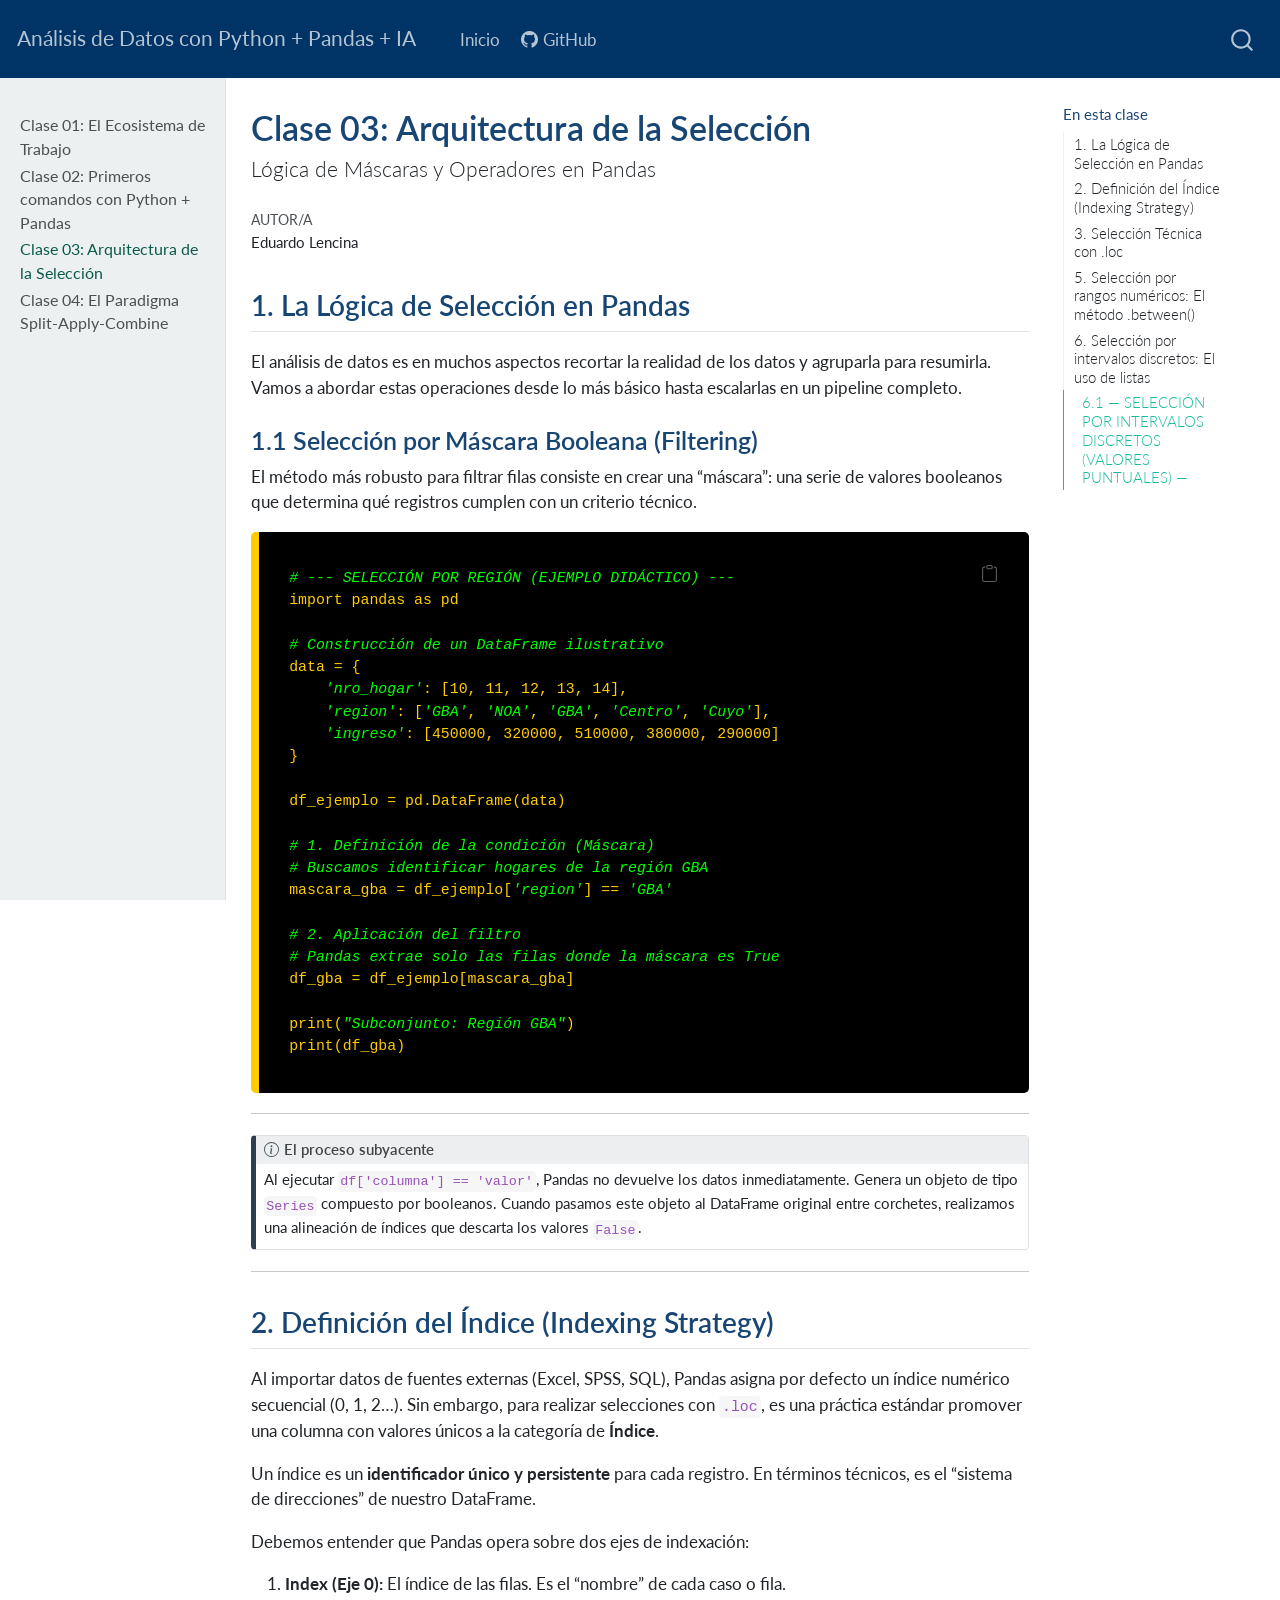
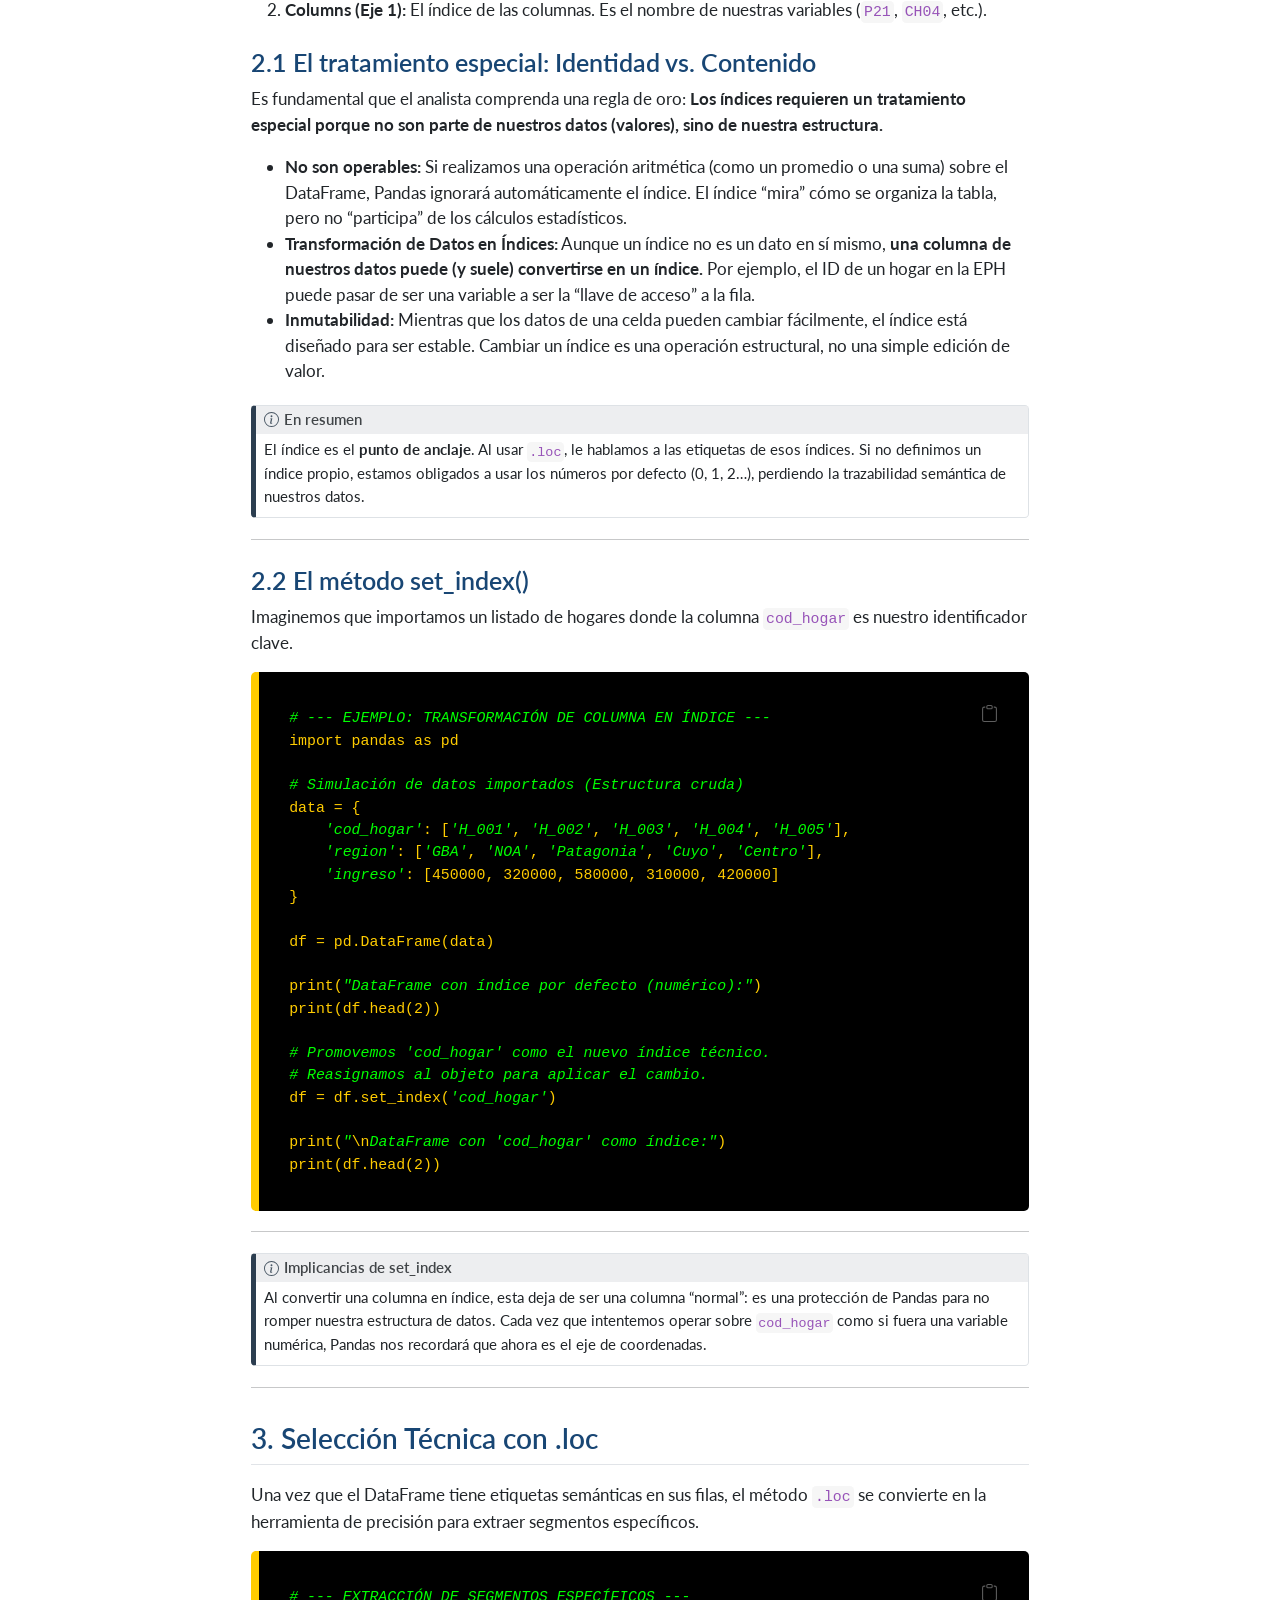
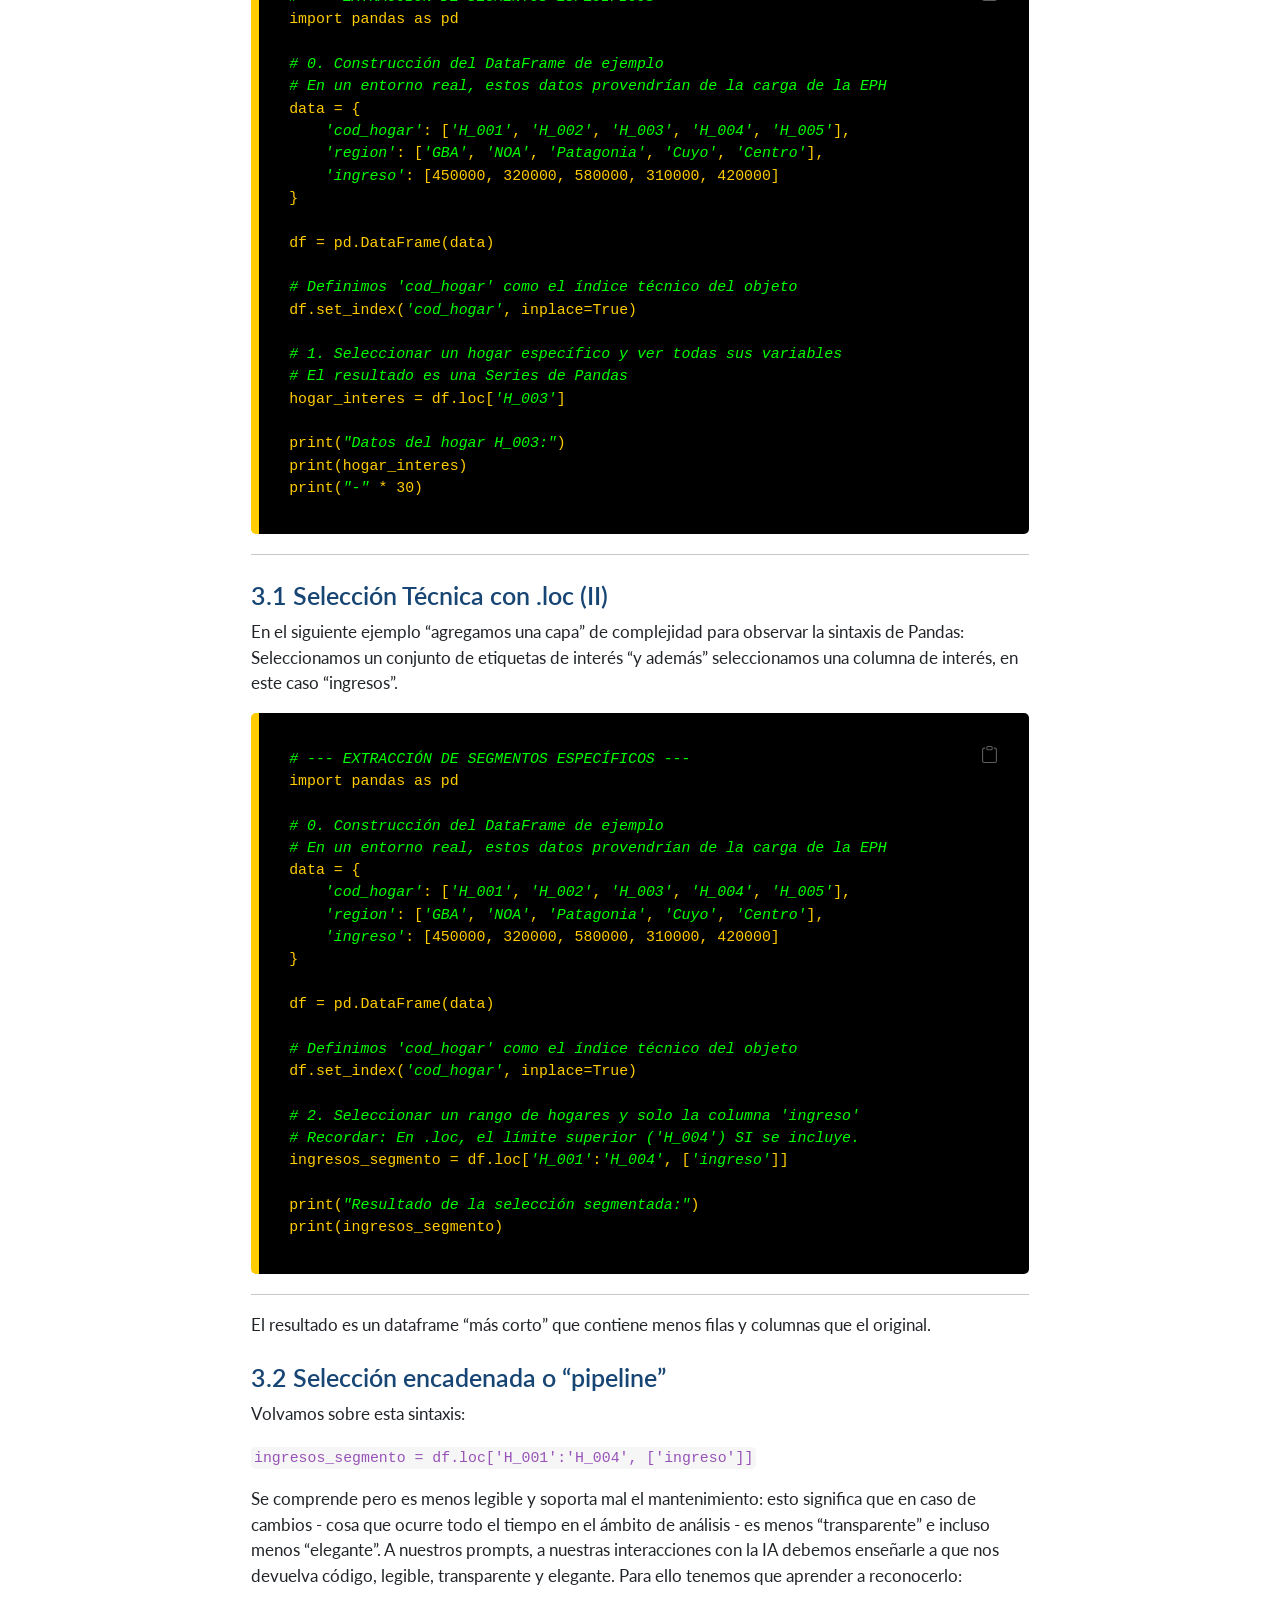
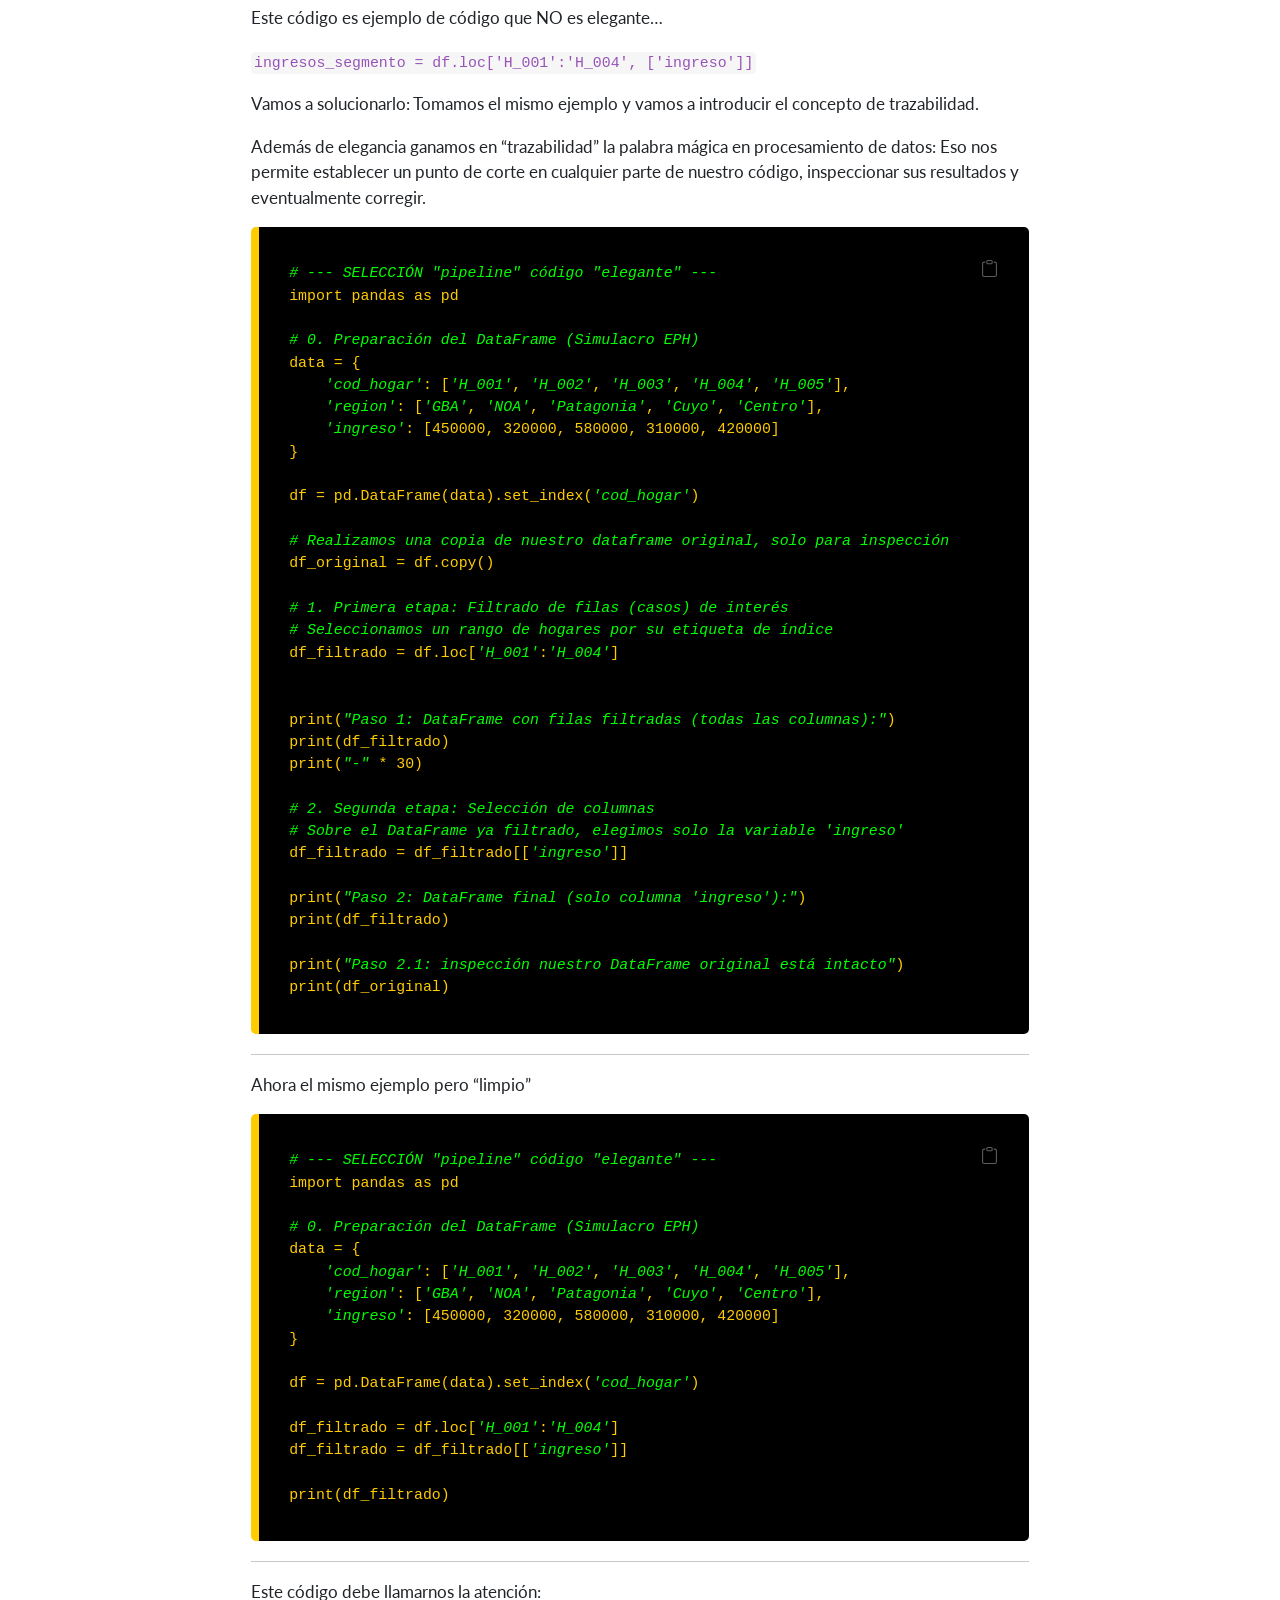
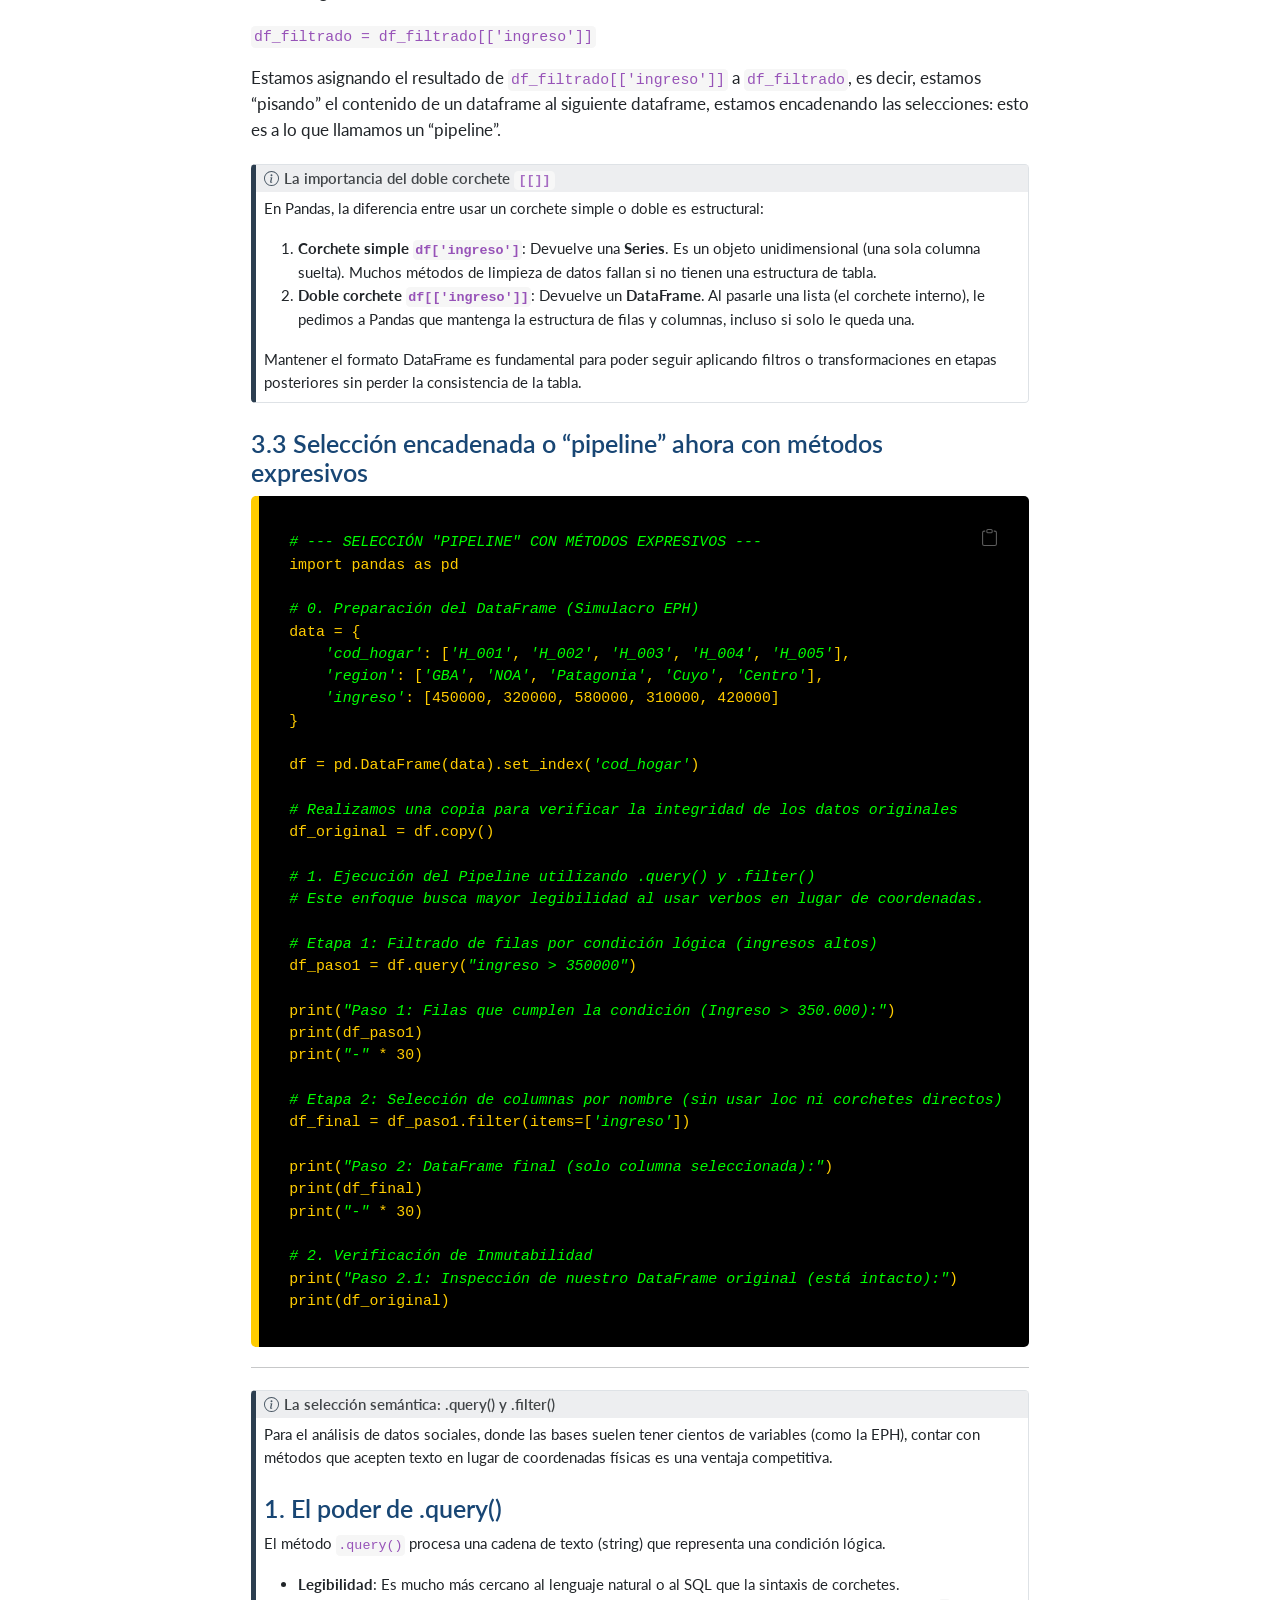
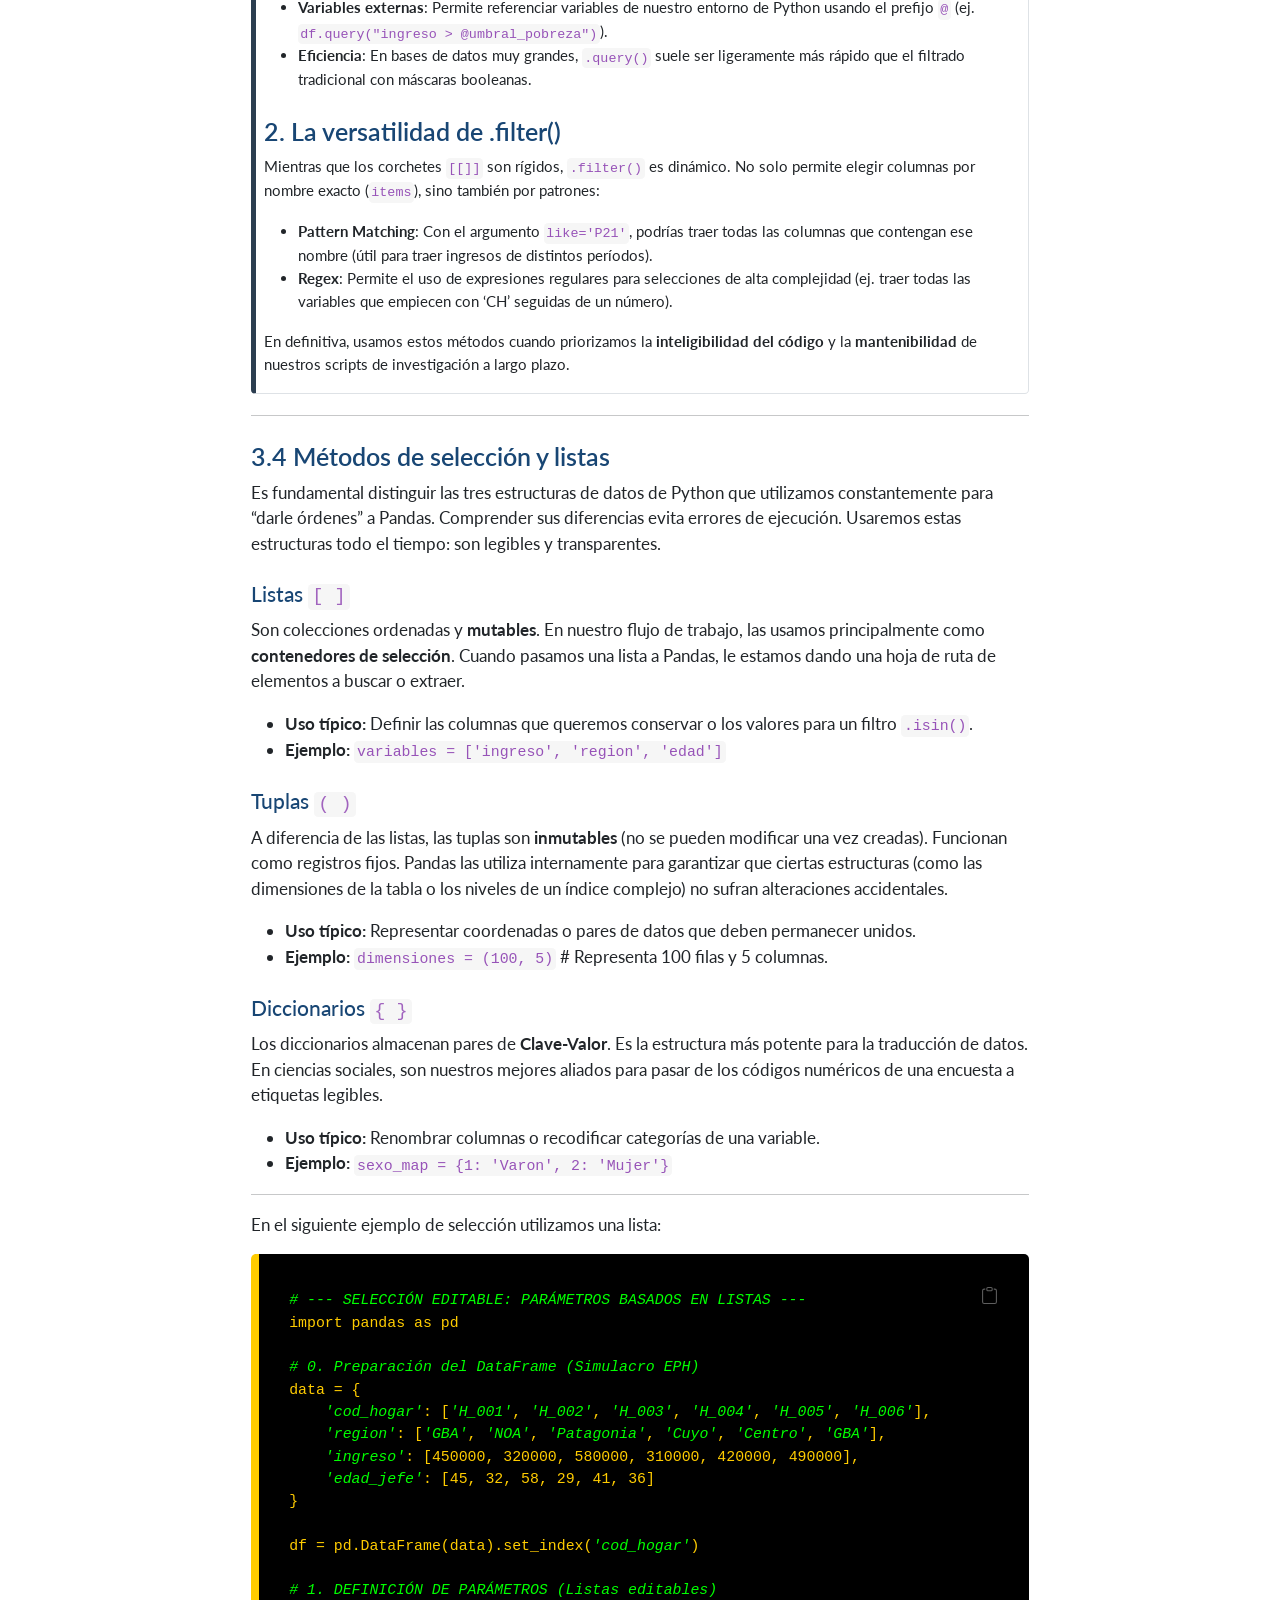
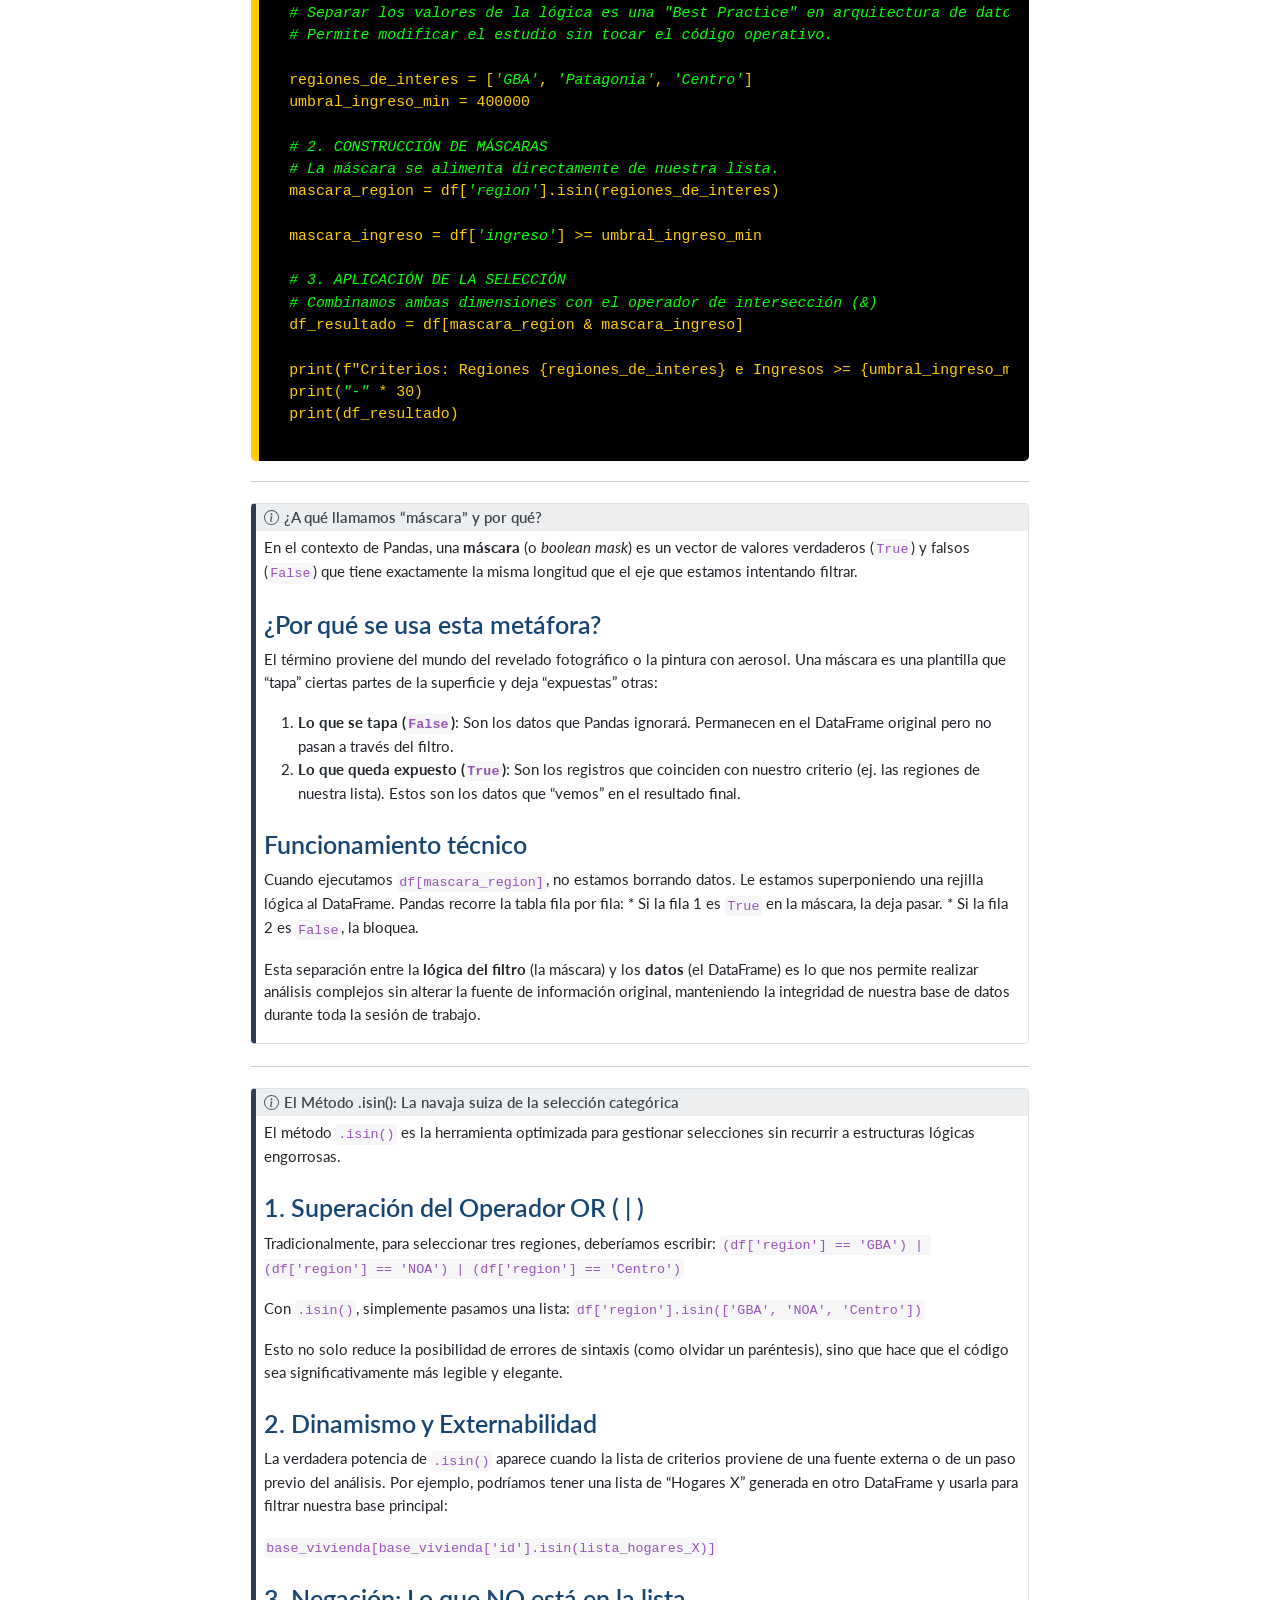
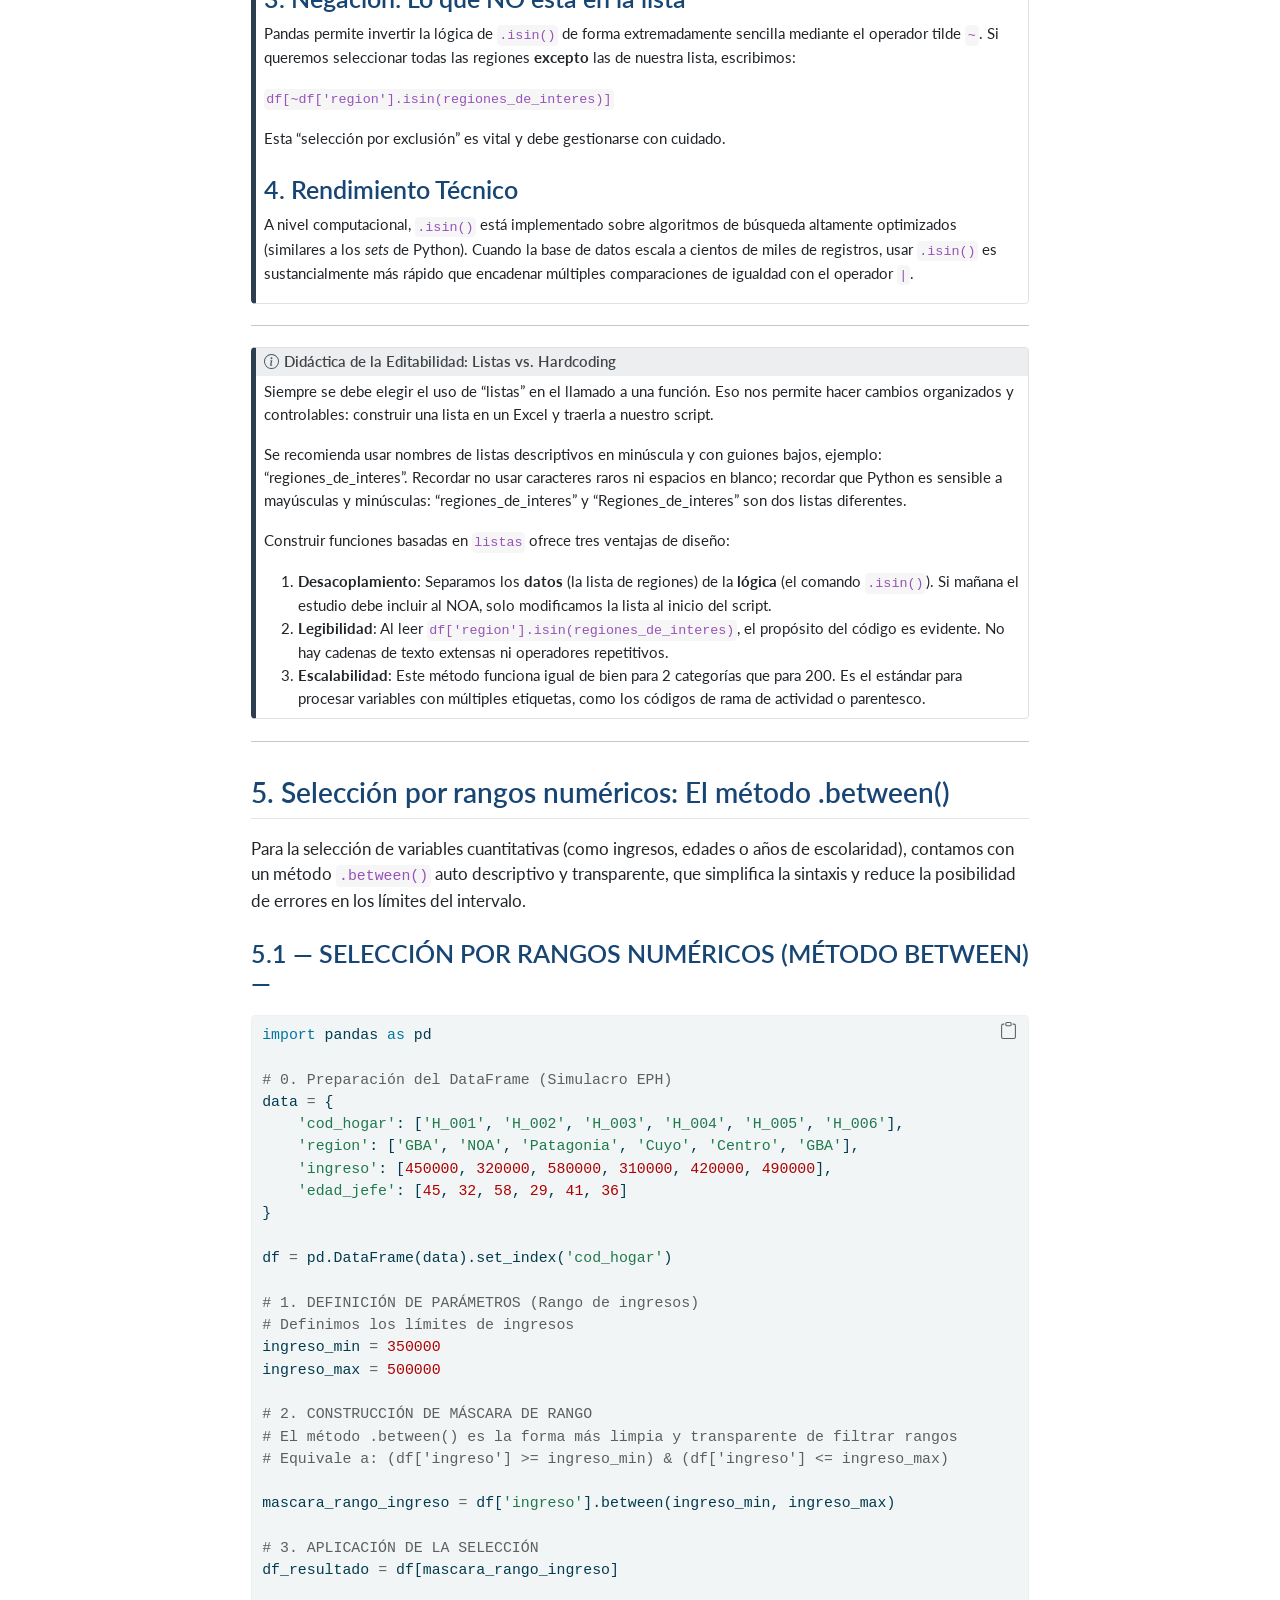
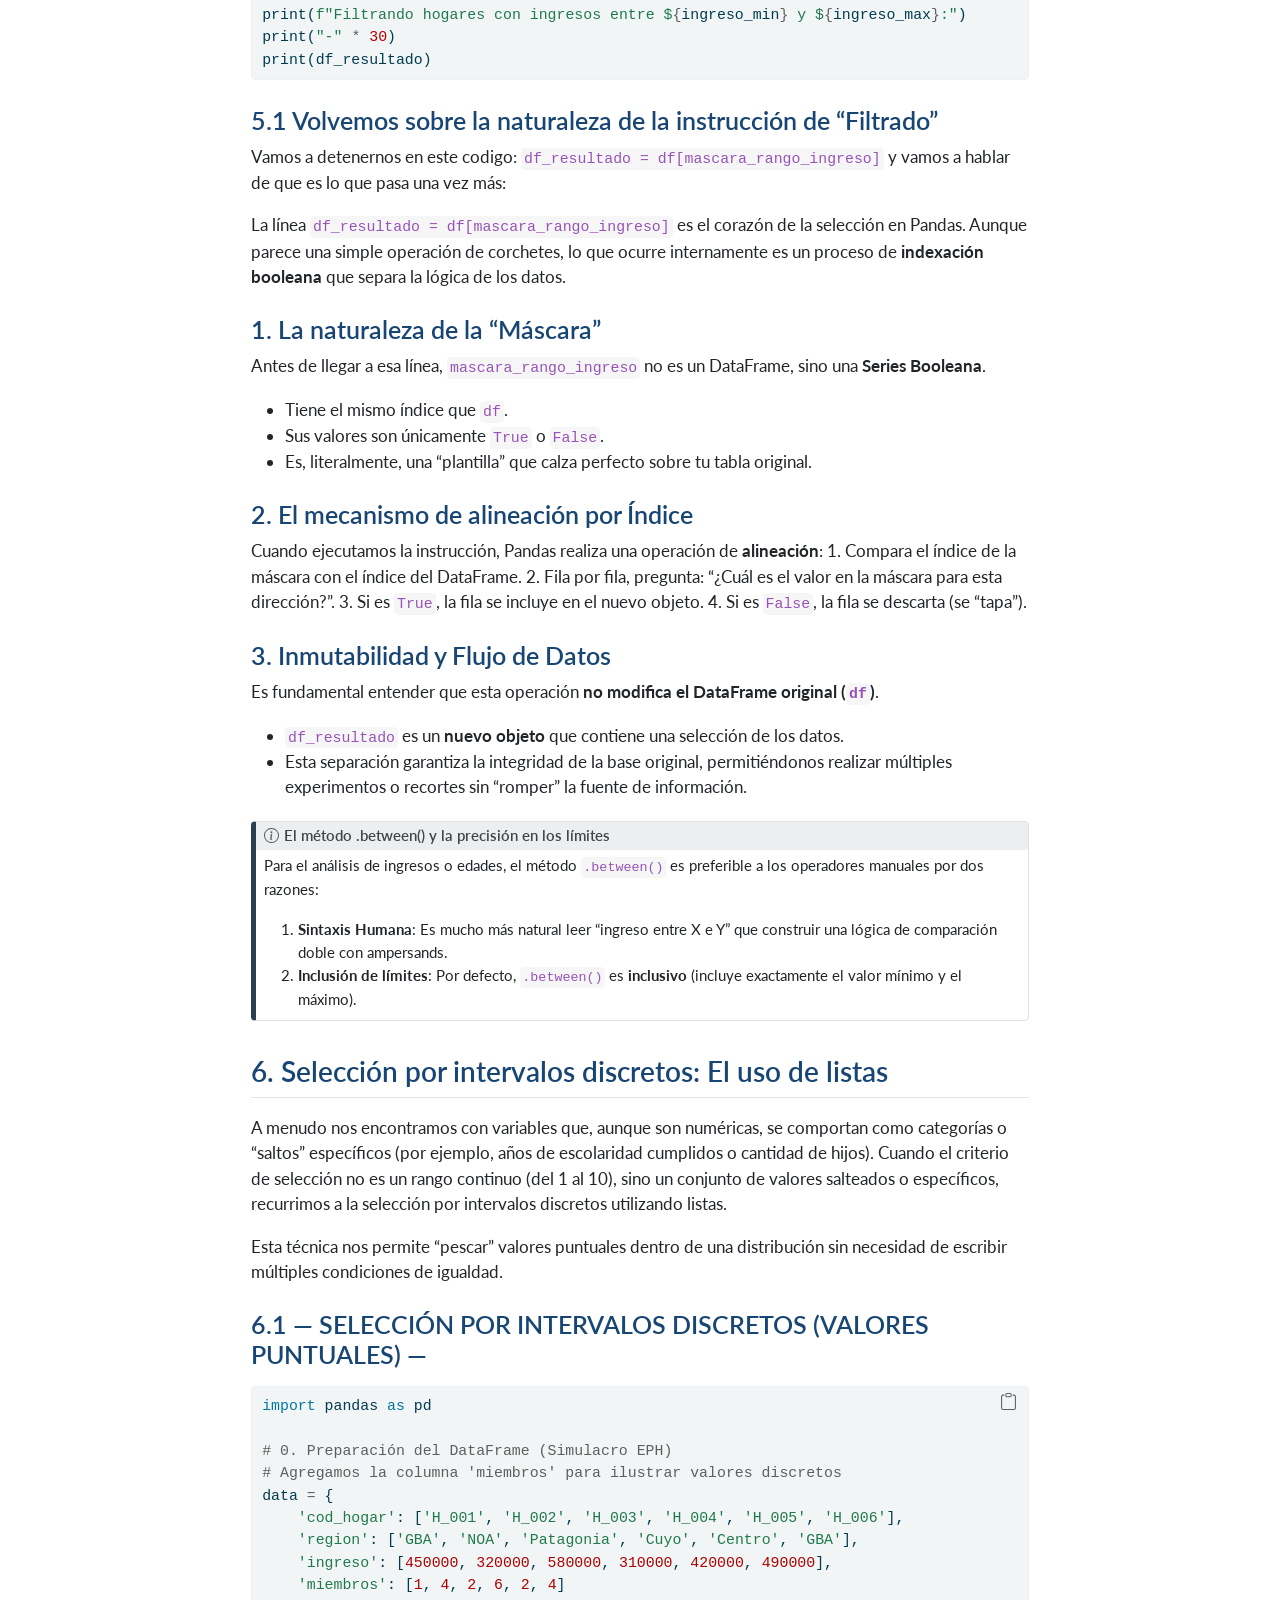
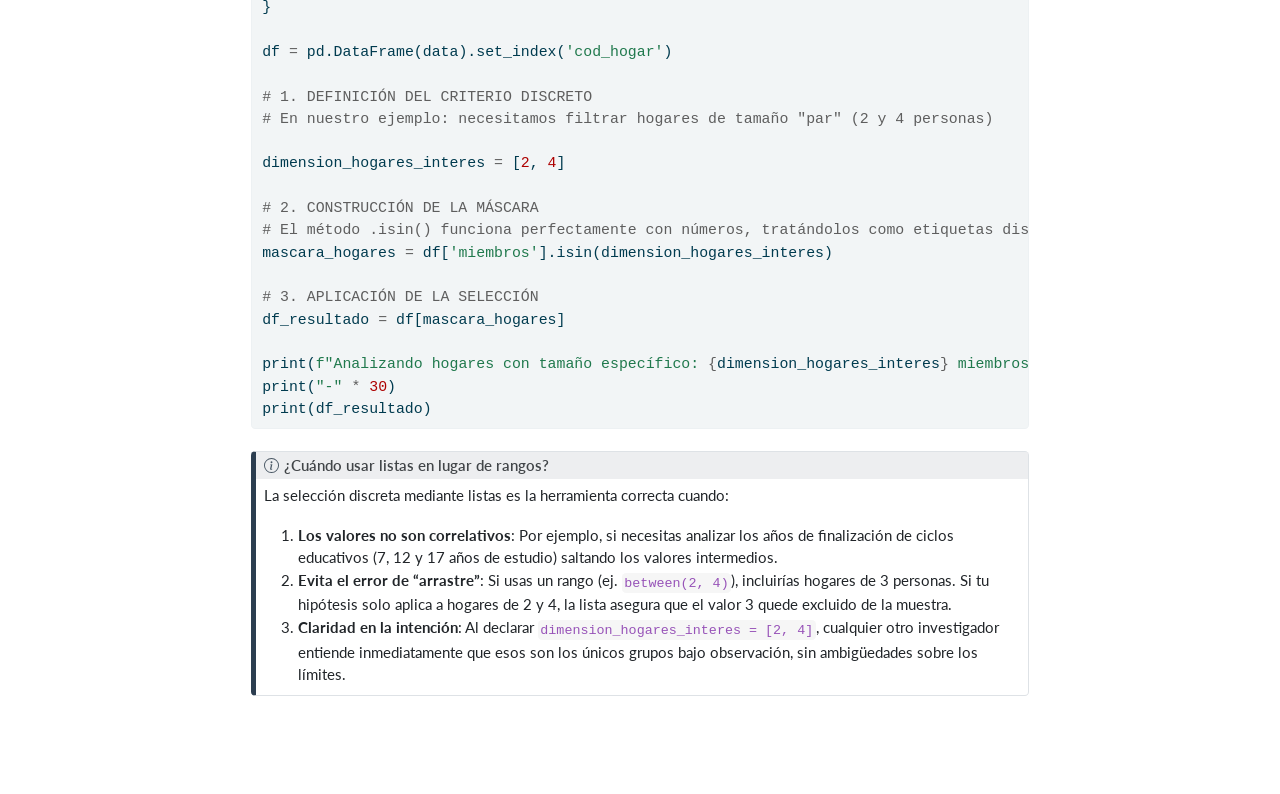
<file: clase_03.html>
<!DOCTYPE html>
<html xmlns="http://www.w3.org/1999/xhtml" lang="es" xml:lang="es"><head>

<meta charset="utf-8">
<meta name="generator" content="quarto-1.3.450">

<meta name="viewport" content="width=device-width, initial-scale=1.0, user-scalable=yes">

<meta name="author" content="Eduardo Lencina">

<title>Análisis de Datos con Python + Pandas + IA - Clase 03: Arquitectura de la Selección</title>
<style>
code{white-space: pre-wrap;}
span.smallcaps{font-variant: small-caps;}
div.columns{display: flex; gap: min(4vw, 1.5em);}
div.column{flex: auto; overflow-x: auto;}
div.hanging-indent{margin-left: 1.5em; text-indent: -1.5em;}
ul.task-list{list-style: none;}
ul.task-list li input[type="checkbox"] {
  width: 0.8em;
  margin: 0 0.8em 0.2em -1em; /* quarto-specific, see https://github.com/quarto-dev/quarto-cli/issues/4556 */ 
  vertical-align: middle;
}
/* CSS for syntax highlighting */
pre > code.sourceCode { white-space: pre; position: relative; }
pre > code.sourceCode > span { display: inline-block; line-height: 1.25; }
pre > code.sourceCode > span:empty { height: 1.2em; }
.sourceCode { overflow: visible; }
code.sourceCode > span { color: inherit; text-decoration: inherit; }
div.sourceCode { margin: 1em 0; }
pre.sourceCode { margin: 0; }
@media screen {
div.sourceCode { overflow: auto; }
}
@media print {
pre > code.sourceCode { white-space: pre-wrap; }
pre > code.sourceCode > span { text-indent: -5em; padding-left: 5em; }
}
pre.numberSource code
  { counter-reset: source-line 0; }
pre.numberSource code > span
  { position: relative; left: -4em; counter-increment: source-line; }
pre.numberSource code > span > a:first-child::before
  { content: counter(source-line);
    position: relative; left: -1em; text-align: right; vertical-align: baseline;
    border: none; display: inline-block;
    -webkit-touch-callout: none; -webkit-user-select: none;
    -khtml-user-select: none; -moz-user-select: none;
    -ms-user-select: none; user-select: none;
    padding: 0 4px; width: 4em;
  }
pre.numberSource { margin-left: 3em;  padding-left: 4px; }
div.sourceCode
  {   }
@media screen {
pre > code.sourceCode > span > a:first-child::before { text-decoration: underline; }
}
</style>


<script src="site_libs/quarto-nav/quarto-nav.js"></script>
<script src="site_libs/quarto-nav/headroom.min.js"></script>
<script src="site_libs/clipboard/clipboard.min.js"></script>
<script src="site_libs/quarto-search/autocomplete.umd.js"></script>
<script src="site_libs/quarto-search/fuse.min.js"></script>
<script src="site_libs/quarto-search/quarto-search.js"></script>
<meta name="quarto:offset" content="./">
<script src="site_libs/quarto-html/quarto.js"></script>
<script src="site_libs/quarto-html/popper.min.js"></script>
<script src="site_libs/quarto-html/tippy.umd.min.js"></script>
<script src="site_libs/quarto-html/anchor.min.js"></script>
<link href="site_libs/quarto-html/tippy.css" rel="stylesheet">
<link href="site_libs/quarto-html/quarto-syntax-highlighting.css" rel="stylesheet" id="quarto-text-highlighting-styles">
<script src="site_libs/bootstrap/bootstrap.min.js"></script>
<link href="site_libs/bootstrap/bootstrap-icons.css" rel="stylesheet">
<link href="site_libs/bootstrap/bootstrap.min.css" rel="stylesheet" id="quarto-bootstrap" data-mode="light">
<script id="quarto-search-options" type="application/json">{
  "location": "navbar",
  "copy-button": false,
  "collapse-after": 3,
  "panel-placement": "end",
  "type": "overlay",
  "limit": 20,
  "language": {
    "search-no-results-text": "Sin resultados",
    "search-matching-documents-text": "documentos encontrados",
    "search-copy-link-title": "Copiar el enlace en la búsqueda",
    "search-hide-matches-text": "Ocultar resultados adicionales",
    "search-more-match-text": "resultado adicional en este documento",
    "search-more-matches-text": "resultados adicionales en este documento",
    "search-clear-button-title": "Borrar",
    "search-detached-cancel-button-title": "Cancelar",
    "search-submit-button-title": "Enviar",
    "search-label": "Buscar"
  }
}</script>


<link rel="stylesheet" href="styles.css">
</head>

<body class="nav-sidebar docked nav-fixed">

<div id="quarto-search-results"></div>
  <header id="quarto-header" class="headroom fixed-top">
    <nav class="navbar navbar-expand-lg navbar-dark ">
      <div class="navbar-container container-fluid">
      <div class="navbar-brand-container">
    <a class="navbar-brand" href="./index.html">
    <span class="navbar-title">Análisis de Datos con Python + Pandas + IA</span>
    </a>
  </div>
            <div id="quarto-search" class="" title="Buscar"></div>
          <button class="navbar-toggler" type="button" data-bs-toggle="collapse" data-bs-target="#navbarCollapse" aria-controls="navbarCollapse" aria-expanded="false" aria-label="Navegación de palanca" onclick="if (window.quartoToggleHeadroom) { window.quartoToggleHeadroom(); }">
  <span class="navbar-toggler-icon"></span>
</button>
          <div class="collapse navbar-collapse" id="navbarCollapse">
            <ul class="navbar-nav navbar-nav-scroll me-auto">
  <li class="nav-item">
    <a class="nav-link" href="./index.html" rel="" target="">
 <span class="menu-text">Inicio</span></a>
  </li>  
  <li class="nav-item">
    <a class="nav-link" href="https://github.com/EduardoQuantum/Python" rel="" target=""><i class="bi bi-github" role="img">
</i> 
 <span class="menu-text">GitHub</span></a>
  </li>  
</ul>
            <div class="quarto-navbar-tools ms-auto">
</div>
          </div> <!-- /navcollapse -->
      </div> <!-- /container-fluid -->
    </nav>
  <nav class="quarto-secondary-nav">
    <div class="container-fluid d-flex">
      <button type="button" class="quarto-btn-toggle btn" data-bs-toggle="collapse" data-bs-target="#quarto-sidebar,#quarto-sidebar-glass" aria-controls="quarto-sidebar" aria-expanded="false" aria-label="Alternar barra lateral" onclick="if (window.quartoToggleHeadroom) { window.quartoToggleHeadroom(); }">
        <i class="bi bi-layout-text-sidebar-reverse"></i>
      </button>
      <nav class="quarto-page-breadcrumbs" aria-label="breadcrumb"><ol class="breadcrumb"><li class="breadcrumb-item"><a href="./clase_03.html">Clase 03: Arquitectura de la Selección</a></li></ol></nav>
      <a class="flex-grow-1" role="button" data-bs-toggle="collapse" data-bs-target="#quarto-sidebar,#quarto-sidebar-glass" aria-controls="quarto-sidebar" aria-expanded="false" aria-label="Alternar barra lateral" onclick="if (window.quartoToggleHeadroom) { window.quartoToggleHeadroom(); }">      
      </a>
    </div>
  </nav>
</header>
<!-- content -->
<div id="quarto-content" class="quarto-container page-columns page-rows-contents page-layout-article page-navbar">
<!-- sidebar -->
  <nav id="quarto-sidebar" class="sidebar collapse collapse-horizontal sidebar-navigation docked overflow-auto">
    <div class="sidebar-menu-container"> 
    <ul class="list-unstyled mt-1">
        <li class="sidebar-item">
  <div class="sidebar-item-container"> 
  <a href="./clase_01.html" class="sidebar-item-text sidebar-link">
 <span class="menu-text">Clase 01: El Ecosistema de Trabajo</span></a>
  </div>
</li>
        <li class="sidebar-item">
  <div class="sidebar-item-container"> 
  <a href="./clase_02.html" class="sidebar-item-text sidebar-link">
 <span class="menu-text">Clase 02: Primeros comandos con Python + Pandas</span></a>
  </div>
</li>
        <li class="sidebar-item">
  <div class="sidebar-item-container"> 
  <a href="./clase_03.html" class="sidebar-item-text sidebar-link active">
 <span class="menu-text">Clase 03: Arquitectura de la Selección</span></a>
  </div>
</li>
        <li class="sidebar-item">
  <div class="sidebar-item-container"> 
  <a href="./clase_04.html" class="sidebar-item-text sidebar-link">
 <span class="menu-text">Clase 04: El Paradigma Split-Apply-Combine</span></a>
  </div>
</li>
    </ul>
    </div>
</nav>
<div id="quarto-sidebar-glass" data-bs-toggle="collapse" data-bs-target="#quarto-sidebar,#quarto-sidebar-glass"></div>
<!-- margin-sidebar -->
    <div id="quarto-margin-sidebar" class="sidebar margin-sidebar">
        <nav id="TOC" role="doc-toc" class="toc-active">
    <h2 id="toc-title">En esta clase</h2>
   
  <ul>
  <li><a href="#la-lógica-de-selección-en-pandas" id="toc-la-lógica-de-selección-en-pandas" class="nav-link active" data-scroll-target="#la-lógica-de-selección-en-pandas">1. La Lógica de Selección en Pandas</a>
  <ul class="collapse">
  <li><a href="#selección-por-máscara-booleana-filtering" id="toc-selección-por-máscara-booleana-filtering" class="nav-link" data-scroll-target="#selección-por-máscara-booleana-filtering">1.1 Selección por Máscara Booleana (Filtering)</a></li>
  </ul></li>
  <li><a href="#definición-del-índice-indexing-strategy" id="toc-definición-del-índice-indexing-strategy" class="nav-link" data-scroll-target="#definición-del-índice-indexing-strategy">2. Definición del Índice (Indexing Strategy)</a>
  <ul class="collapse">
  <li><a href="#el-tratamiento-especial-identidad-vs.-contenido" id="toc-el-tratamiento-especial-identidad-vs.-contenido" class="nav-link" data-scroll-target="#el-tratamiento-especial-identidad-vs.-contenido">2.1 El tratamiento especial: Identidad vs.&nbsp;Contenido</a></li>
  <li><a href="#el-método-set_index" id="toc-el-método-set_index" class="nav-link" data-scroll-target="#el-método-set_index">2.2 El método set_index()</a></li>
  </ul></li>
  <li><a href="#selección-técnica-con-.loc" id="toc-selección-técnica-con-.loc" class="nav-link" data-scroll-target="#selección-técnica-con-.loc">3. Selección Técnica con .loc</a>
  <ul class="collapse">
  <li><a href="#selección-técnica-con-.loc-ii" id="toc-selección-técnica-con-.loc-ii" class="nav-link" data-scroll-target="#selección-técnica-con-.loc-ii">3.1 Selección Técnica con .loc (II)</a></li>
  <li><a href="#selección-encadenada-o-pipeline" id="toc-selección-encadenada-o-pipeline" class="nav-link" data-scroll-target="#selección-encadenada-o-pipeline">3.2 Selección encadenada o “pipeline”</a></li>
  <li><a href="#selección-encadenada-o-pipeline-ahora-con-métodos-expresivos" id="toc-selección-encadenada-o-pipeline-ahora-con-métodos-expresivos" class="nav-link" data-scroll-target="#selección-encadenada-o-pipeline-ahora-con-métodos-expresivos">3.3 Selección encadenada o “pipeline” ahora con métodos expresivos</a></li>
  <li><a href="#métodos-de-selección-y-listas" id="toc-métodos-de-selección-y-listas" class="nav-link" data-scroll-target="#métodos-de-selección-y-listas">3.4 Métodos de selección y listas</a></li>
  </ul></li>
  <li><a href="#selección-por-rangos-numéricos-el-método-.between" id="toc-selección-por-rangos-numéricos-el-método-.between" class="nav-link" data-scroll-target="#selección-por-rangos-numéricos-el-método-.between">5. Selección por rangos numéricos: El método .between()</a>
  <ul class="collapse">
  <li><a href="#selección-por-rangos-numéricos-método-between" id="toc-selección-por-rangos-numéricos-método-between" class="nav-link" data-scroll-target="#selección-por-rangos-numéricos-método-between">5.1 — SELECCIÓN POR RANGOS NUMÉRICOS (MÉTODO BETWEEN) —</a></li>
  <li><a href="#volvemos-sobre-la-naturaleza-de-la-instrucción-de-filtrado" id="toc-volvemos-sobre-la-naturaleza-de-la-instrucción-de-filtrado" class="nav-link" data-scroll-target="#volvemos-sobre-la-naturaleza-de-la-instrucción-de-filtrado">5.1 Volvemos sobre la naturaleza de la instrucción de “Filtrado”</a></li>
  <li><a href="#la-naturaleza-de-la-máscara" id="toc-la-naturaleza-de-la-máscara" class="nav-link" data-scroll-target="#la-naturaleza-de-la-máscara">1. La naturaleza de la “Máscara”</a></li>
  <li><a href="#el-mecanismo-de-alineación-por-índice" id="toc-el-mecanismo-de-alineación-por-índice" class="nav-link" data-scroll-target="#el-mecanismo-de-alineación-por-índice">2. El mecanismo de alineación por Índice</a></li>
  <li><a href="#inmutabilidad-y-flujo-de-datos" id="toc-inmutabilidad-y-flujo-de-datos" class="nav-link" data-scroll-target="#inmutabilidad-y-flujo-de-datos">3. Inmutabilidad y Flujo de Datos</a></li>
  </ul></li>
  <li><a href="#selección-por-intervalos-discretos-el-uso-de-listas" id="toc-selección-por-intervalos-discretos-el-uso-de-listas" class="nav-link" data-scroll-target="#selección-por-intervalos-discretos-el-uso-de-listas">6. Selección por intervalos discretos: El uso de listas</a>
  <ul class="collapse">
  <li><a href="#selección-por-intervalos-discretos-valores-puntuales" id="toc-selección-por-intervalos-discretos-valores-puntuales" class="nav-link" data-scroll-target="#selección-por-intervalos-discretos-valores-puntuales">6.1 — SELECCIÓN POR INTERVALOS DISCRETOS (VALORES PUNTUALES) —</a></li>
  </ul></li>
  </ul>
</nav>
    </div>
<!-- main -->
<main class="content" id="quarto-document-content">

<header id="title-block-header" class="quarto-title-block default">
<div class="quarto-title">
<h1 class="title">Clase 03: Arquitectura de la Selección</h1>
<p class="subtitle lead">Lógica de Máscaras y Operadores en Pandas</p>
</div>



<div class="quarto-title-meta">

    <div>
    <div class="quarto-title-meta-heading">Autor/a</div>
    <div class="quarto-title-meta-contents">
             <p>Eduardo Lencina </p>
          </div>
  </div>
    
  
    
  </div>
  

</header>

<section id="la-lógica-de-selección-en-pandas" class="level2">
<h2 class="anchored" data-anchor-id="la-lógica-de-selección-en-pandas">1. La Lógica de Selección en Pandas</h2>
<p>El análisis de datos es en muchos aspectos recortar la realidad de los datos y agruparla para resumirla. Vamos a abordar estas operaciones desde lo más básico hasta escalarlas en un pipeline completo.</p>
<section id="selección-por-máscara-booleana-filtering" class="level3">
<h3 class="anchored" data-anchor-id="selección-por-máscara-booleana-filtering">1.1 Selección por Máscara Booleana (Filtering)</h3>
<p>El método más robusto para filtrar filas consiste en crear una “máscara”: una serie de valores booleanos que determina qué registros cumplen con un criterio técnico.</p>
<div class="monitor-box">
<div class="sourceCode" id="cb1"><pre class="sourceCode python code-with-copy"><code class="sourceCode python"><span id="cb1-1"><a href="#cb1-1" aria-hidden="true" tabindex="-1"></a><span class="co"># --- SELECCIÓN POR REGIÓN (EJEMPLO DIDÁCTICO) ---</span></span>
<span id="cb1-2"><a href="#cb1-2" aria-hidden="true" tabindex="-1"></a><span class="im">import</span> pandas <span class="im">as</span> pd</span>
<span id="cb1-3"><a href="#cb1-3" aria-hidden="true" tabindex="-1"></a></span>
<span id="cb1-4"><a href="#cb1-4" aria-hidden="true" tabindex="-1"></a><span class="co"># Construcción de un DataFrame ilustrativo</span></span>
<span id="cb1-5"><a href="#cb1-5" aria-hidden="true" tabindex="-1"></a>data <span class="op">=</span> {</span>
<span id="cb1-6"><a href="#cb1-6" aria-hidden="true" tabindex="-1"></a>    <span class="st">'nro_hogar'</span>: [<span class="dv">10</span>, <span class="dv">11</span>, <span class="dv">12</span>, <span class="dv">13</span>, <span class="dv">14</span>],</span>
<span id="cb1-7"><a href="#cb1-7" aria-hidden="true" tabindex="-1"></a>    <span class="st">'region'</span>: [<span class="st">'GBA'</span>, <span class="st">'NOA'</span>, <span class="st">'GBA'</span>, <span class="st">'Centro'</span>, <span class="st">'Cuyo'</span>],</span>
<span id="cb1-8"><a href="#cb1-8" aria-hidden="true" tabindex="-1"></a>    <span class="st">'ingreso'</span>: [<span class="dv">450000</span>, <span class="dv">320000</span>, <span class="dv">510000</span>, <span class="dv">380000</span>, <span class="dv">290000</span>]</span>
<span id="cb1-9"><a href="#cb1-9" aria-hidden="true" tabindex="-1"></a>}</span>
<span id="cb1-10"><a href="#cb1-10" aria-hidden="true" tabindex="-1"></a></span>
<span id="cb1-11"><a href="#cb1-11" aria-hidden="true" tabindex="-1"></a>df_ejemplo <span class="op">=</span> pd.DataFrame(data)</span>
<span id="cb1-12"><a href="#cb1-12" aria-hidden="true" tabindex="-1"></a></span>
<span id="cb1-13"><a href="#cb1-13" aria-hidden="true" tabindex="-1"></a><span class="co"># 1. Definición de la condición (Máscara)</span></span>
<span id="cb1-14"><a href="#cb1-14" aria-hidden="true" tabindex="-1"></a><span class="co"># Buscamos identificar hogares de la región GBA</span></span>
<span id="cb1-15"><a href="#cb1-15" aria-hidden="true" tabindex="-1"></a>mascara_gba <span class="op">=</span> df_ejemplo[<span class="st">'region'</span>] <span class="op">==</span> <span class="st">'GBA'</span></span>
<span id="cb1-16"><a href="#cb1-16" aria-hidden="true" tabindex="-1"></a></span>
<span id="cb1-17"><a href="#cb1-17" aria-hidden="true" tabindex="-1"></a><span class="co"># 2. Aplicación del filtro</span></span>
<span id="cb1-18"><a href="#cb1-18" aria-hidden="true" tabindex="-1"></a><span class="co"># Pandas extrae solo las filas donde la máscara es True</span></span>
<span id="cb1-19"><a href="#cb1-19" aria-hidden="true" tabindex="-1"></a>df_gba <span class="op">=</span> df_ejemplo[mascara_gba]</span>
<span id="cb1-20"><a href="#cb1-20" aria-hidden="true" tabindex="-1"></a></span>
<span id="cb1-21"><a href="#cb1-21" aria-hidden="true" tabindex="-1"></a><span class="bu">print</span>(<span class="st">"Subconjunto: Región GBA"</span>)</span>
<span id="cb1-22"><a href="#cb1-22" aria-hidden="true" tabindex="-1"></a><span class="bu">print</span>(df_gba)</span></code><button title="Copiar al portapapeles" class="code-copy-button"><i class="bi"></i></button></pre></div>
</div>
<hr>
<div class="callout callout-style-default callout-note callout-titled">
<div class="callout-header d-flex align-content-center">
<div class="callout-icon-container">
<i class="callout-icon"></i>
</div>
<div class="callout-title-container flex-fill">
El proceso subyacente
</div>
</div>
<div class="callout-body-container callout-body">
<p>Al ejecutar <code>df['columna'] == 'valor'</code>, Pandas no devuelve los datos inmediatamente. Genera un objeto de tipo <code>Series</code> compuesto por booleanos. Cuando pasamos este objeto al DataFrame original entre corchetes, realizamos una alineación de índices que descarta los valores <code>False</code>.</p>
</div>
</div>
<hr>
</section>
</section>
<section id="definición-del-índice-indexing-strategy" class="level2">
<h2 class="anchored" data-anchor-id="definición-del-índice-indexing-strategy">2. Definición del Índice (Indexing Strategy)</h2>
<p>Al importar datos de fuentes externas (Excel, SPSS, SQL), Pandas asigna por defecto un índice numérico secuencial (0, 1, 2…). Sin embargo, para realizar selecciones con <code>.loc</code>, es una práctica estándar promover una columna con valores únicos a la categoría de <strong>Índice</strong>.</p>
<p>Un índice es un <strong>identificador único y persistente</strong> para cada registro. En términos técnicos, es el “sistema de direcciones” de nuestro DataFrame.</p>
<p>Debemos entender que Pandas opera sobre dos ejes de indexación:</p>
<ol type="1">
<li><strong>Index (Eje 0):</strong> El índice de las filas. Es el “nombre” de cada caso o fila.</li>
<li><strong>Columns (Eje 1):</strong> El índice de las columnas. Es el nombre de nuestras variables (<code>P21</code>, <code>CH04</code>, etc.).</li>
</ol>
<section id="el-tratamiento-especial-identidad-vs.-contenido" class="level3">
<h3 class="anchored" data-anchor-id="el-tratamiento-especial-identidad-vs.-contenido">2.1 El tratamiento especial: Identidad vs.&nbsp;Contenido</h3>
<p>Es fundamental que el analista comprenda una regla de oro: <strong>Los índices requieren un tratamiento especial porque no son parte de nuestros datos (valores), sino de nuestra estructura.</strong></p>
<ul>
<li><strong>No son operables:</strong> Si realizamos una operación aritmética (como un promedio o una suma) sobre el DataFrame, Pandas ignorará automáticamente el índice. El índice “mira” cómo se organiza la tabla, pero no “participa” de los cálculos estadísticos.</li>
<li><strong>Transformación de Datos en Índices:</strong> Aunque un índice no es un dato en sí mismo, <strong>una columna de nuestros datos puede (y suele) convertirse en un índice.</strong> Por ejemplo, el ID de un hogar en la EPH puede pasar de ser una variable a ser la “llave de acceso” a la fila.</li>
<li><strong>Inmutabilidad:</strong> Mientras que los datos de una celda pueden cambiar fácilmente, el índice está diseñado para ser estable. Cambiar un índice es una operación estructural, no una simple edición de valor.</li>
</ul>
<div class="callout callout-style-default callout-note callout-titled">
<div class="callout-header d-flex align-content-center">
<div class="callout-icon-container">
<i class="callout-icon"></i>
</div>
<div class="callout-title-container flex-fill">
En resumen
</div>
</div>
<div class="callout-body-container callout-body">
<p>El índice es el <strong>punto de anclaje</strong>. Al usar <code>.loc</code>, le hablamos a las etiquetas de esos índices. Si no definimos un índice propio, estamos obligados a usar los números por defecto (0, 1, 2…), perdiendo la trazabilidad semántica de nuestros datos.</p>
</div>
</div>
<hr>
</section>
<section id="el-método-set_index" class="level3">
<h3 class="anchored" data-anchor-id="el-método-set_index">2.2 El método set_index()</h3>
<p>Imaginemos que importamos un listado de hogares donde la columna <code>cod_hogar</code> es nuestro identificador clave.</p>
<div class="monitor-box">
<div class="sourceCode" id="cb2"><pre class="sourceCode python code-with-copy"><code class="sourceCode python"><span id="cb2-1"><a href="#cb2-1" aria-hidden="true" tabindex="-1"></a><span class="co"># --- EJEMPLO: TRANSFORMACIÓN DE COLUMNA EN ÍNDICE ---</span></span>
<span id="cb2-2"><a href="#cb2-2" aria-hidden="true" tabindex="-1"></a><span class="im">import</span> pandas <span class="im">as</span> pd</span>
<span id="cb2-3"><a href="#cb2-3" aria-hidden="true" tabindex="-1"></a></span>
<span id="cb2-4"><a href="#cb2-4" aria-hidden="true" tabindex="-1"></a><span class="co"># Simulación de datos importados (Estructura cruda)</span></span>
<span id="cb2-5"><a href="#cb2-5" aria-hidden="true" tabindex="-1"></a>data <span class="op">=</span> {</span>
<span id="cb2-6"><a href="#cb2-6" aria-hidden="true" tabindex="-1"></a>    <span class="st">'cod_hogar'</span>: [<span class="st">'H_001'</span>, <span class="st">'H_002'</span>, <span class="st">'H_003'</span>, <span class="st">'H_004'</span>, <span class="st">'H_005'</span>],</span>
<span id="cb2-7"><a href="#cb2-7" aria-hidden="true" tabindex="-1"></a>    <span class="st">'region'</span>: [<span class="st">'GBA'</span>, <span class="st">'NOA'</span>, <span class="st">'Patagonia'</span>, <span class="st">'Cuyo'</span>, <span class="st">'Centro'</span>],</span>
<span id="cb2-8"><a href="#cb2-8" aria-hidden="true" tabindex="-1"></a>    <span class="st">'ingreso'</span>: [<span class="dv">450000</span>, <span class="dv">320000</span>, <span class="dv">580000</span>, <span class="dv">310000</span>, <span class="dv">420000</span>]</span>
<span id="cb2-9"><a href="#cb2-9" aria-hidden="true" tabindex="-1"></a>}</span>
<span id="cb2-10"><a href="#cb2-10" aria-hidden="true" tabindex="-1"></a></span>
<span id="cb2-11"><a href="#cb2-11" aria-hidden="true" tabindex="-1"></a>df <span class="op">=</span> pd.DataFrame(data)</span>
<span id="cb2-12"><a href="#cb2-12" aria-hidden="true" tabindex="-1"></a></span>
<span id="cb2-13"><a href="#cb2-13" aria-hidden="true" tabindex="-1"></a><span class="bu">print</span>(<span class="st">"DataFrame con índice por defecto (numérico):"</span>)</span>
<span id="cb2-14"><a href="#cb2-14" aria-hidden="true" tabindex="-1"></a><span class="bu">print</span>(df.head(<span class="dv">2</span>))</span>
<span id="cb2-15"><a href="#cb2-15" aria-hidden="true" tabindex="-1"></a></span>
<span id="cb2-16"><a href="#cb2-16" aria-hidden="true" tabindex="-1"></a><span class="co"># Promovemos 'cod_hogar' como el nuevo índice técnico. </span></span>
<span id="cb2-17"><a href="#cb2-17" aria-hidden="true" tabindex="-1"></a><span class="co"># Reasignamos al objeto para aplicar el cambio.</span></span>
<span id="cb2-18"><a href="#cb2-18" aria-hidden="true" tabindex="-1"></a>df <span class="op">=</span> df.set_index(<span class="st">'cod_hogar'</span>)</span>
<span id="cb2-19"><a href="#cb2-19" aria-hidden="true" tabindex="-1"></a></span>
<span id="cb2-20"><a href="#cb2-20" aria-hidden="true" tabindex="-1"></a><span class="bu">print</span>(<span class="st">"</span><span class="ch">\n</span><span class="st">DataFrame con 'cod_hogar' como índice:"</span>)</span>
<span id="cb2-21"><a href="#cb2-21" aria-hidden="true" tabindex="-1"></a><span class="bu">print</span>(df.head(<span class="dv">2</span>))</span></code><button title="Copiar al portapapeles" class="code-copy-button"><i class="bi"></i></button></pre></div>
</div>
<hr>
<div class="callout callout-style-default callout-note callout-titled">
<div class="callout-header d-flex align-content-center">
<div class="callout-icon-container">
<i class="callout-icon"></i>
</div>
<div class="callout-title-container flex-fill">
Implicancias de set_index
</div>
</div>
<div class="callout-body-container callout-body">
<p>Al convertir una columna en índice, esta deja de ser una columna “normal”: es una protección de Pandas para no romper nuestra estructura de datos. Cada vez que intentemos operar sobre <code>cod_hogar</code> como si fuera una variable numérica, Pandas nos recordará que ahora es el eje de coordenadas.</p>
</div>
</div>
<hr>
</section>
</section>
<section id="selección-técnica-con-.loc" class="level2">
<h2 class="anchored" data-anchor-id="selección-técnica-con-.loc">3. Selección Técnica con .loc</h2>
<p>Una vez que el DataFrame tiene etiquetas semánticas en sus filas, el método <code>.loc</code> se convierte en la herramienta de precisión para extraer segmentos específicos.</p>
<div class="monitor-box">
<div class="sourceCode" id="cb3"><pre class="sourceCode python code-with-copy"><code class="sourceCode python"><span id="cb3-1"><a href="#cb3-1" aria-hidden="true" tabindex="-1"></a><span class="co"># --- EXTRACCIÓN DE SEGMENTOS ESPECÍFICOS ---</span></span>
<span id="cb3-2"><a href="#cb3-2" aria-hidden="true" tabindex="-1"></a><span class="im">import</span> pandas <span class="im">as</span> pd</span>
<span id="cb3-3"><a href="#cb3-3" aria-hidden="true" tabindex="-1"></a></span>
<span id="cb3-4"><a href="#cb3-4" aria-hidden="true" tabindex="-1"></a><span class="co"># 0. Construcción del DataFrame de ejemplo</span></span>
<span id="cb3-5"><a href="#cb3-5" aria-hidden="true" tabindex="-1"></a><span class="co"># En un entorno real, estos datos provendrían de la carga de la EPH</span></span>
<span id="cb3-6"><a href="#cb3-6" aria-hidden="true" tabindex="-1"></a>data <span class="op">=</span> {</span>
<span id="cb3-7"><a href="#cb3-7" aria-hidden="true" tabindex="-1"></a>    <span class="st">'cod_hogar'</span>: [<span class="st">'H_001'</span>, <span class="st">'H_002'</span>, <span class="st">'H_003'</span>, <span class="st">'H_004'</span>, <span class="st">'H_005'</span>],</span>
<span id="cb3-8"><a href="#cb3-8" aria-hidden="true" tabindex="-1"></a>    <span class="st">'region'</span>: [<span class="st">'GBA'</span>, <span class="st">'NOA'</span>, <span class="st">'Patagonia'</span>, <span class="st">'Cuyo'</span>, <span class="st">'Centro'</span>],</span>
<span id="cb3-9"><a href="#cb3-9" aria-hidden="true" tabindex="-1"></a>    <span class="st">'ingreso'</span>: [<span class="dv">450000</span>, <span class="dv">320000</span>, <span class="dv">580000</span>, <span class="dv">310000</span>, <span class="dv">420000</span>]</span>
<span id="cb3-10"><a href="#cb3-10" aria-hidden="true" tabindex="-1"></a>}</span>
<span id="cb3-11"><a href="#cb3-11" aria-hidden="true" tabindex="-1"></a></span>
<span id="cb3-12"><a href="#cb3-12" aria-hidden="true" tabindex="-1"></a>df <span class="op">=</span> pd.DataFrame(data)</span>
<span id="cb3-13"><a href="#cb3-13" aria-hidden="true" tabindex="-1"></a></span>
<span id="cb3-14"><a href="#cb3-14" aria-hidden="true" tabindex="-1"></a><span class="co"># Definimos 'cod_hogar' como el índice técnico del objeto</span></span>
<span id="cb3-15"><a href="#cb3-15" aria-hidden="true" tabindex="-1"></a>df.set_index(<span class="st">'cod_hogar'</span>, inplace<span class="op">=</span><span class="va">True</span>)</span>
<span id="cb3-16"><a href="#cb3-16" aria-hidden="true" tabindex="-1"></a></span>
<span id="cb3-17"><a href="#cb3-17" aria-hidden="true" tabindex="-1"></a><span class="co"># 1. Seleccionar un hogar específico y ver todas sus variables</span></span>
<span id="cb3-18"><a href="#cb3-18" aria-hidden="true" tabindex="-1"></a><span class="co"># El resultado es una Series de Pandas</span></span>
<span id="cb3-19"><a href="#cb3-19" aria-hidden="true" tabindex="-1"></a>hogar_interes <span class="op">=</span> df.loc[<span class="st">'H_003'</span>]</span>
<span id="cb3-20"><a href="#cb3-20" aria-hidden="true" tabindex="-1"></a></span>
<span id="cb3-21"><a href="#cb3-21" aria-hidden="true" tabindex="-1"></a><span class="bu">print</span>(<span class="st">"Datos del hogar H_003:"</span>)</span>
<span id="cb3-22"><a href="#cb3-22" aria-hidden="true" tabindex="-1"></a><span class="bu">print</span>(hogar_interes)</span>
<span id="cb3-23"><a href="#cb3-23" aria-hidden="true" tabindex="-1"></a><span class="bu">print</span>(<span class="st">"-"</span> <span class="op">*</span> <span class="dv">30</span>)</span></code><button title="Copiar al portapapeles" class="code-copy-button"><i class="bi"></i></button></pre></div>
</div>
<hr>
<section id="selección-técnica-con-.loc-ii" class="level3">
<h3 class="anchored" data-anchor-id="selección-técnica-con-.loc-ii">3.1 Selección Técnica con .loc (II)</h3>
<p>En el siguiente ejemplo “agregamos una capa” de complejidad para observar la sintaxis de Pandas: Seleccionamos un conjunto de etiquetas de interés “y además” seleccionamos una columna de interés, en este caso “ingresos”.</p>
<div class="monitor-box">
<div class="sourceCode" id="cb4"><pre class="sourceCode python code-with-copy"><code class="sourceCode python"><span id="cb4-1"><a href="#cb4-1" aria-hidden="true" tabindex="-1"></a><span class="co"># --- EXTRACCIÓN DE SEGMENTOS ESPECÍFICOS ---</span></span>
<span id="cb4-2"><a href="#cb4-2" aria-hidden="true" tabindex="-1"></a><span class="im">import</span> pandas <span class="im">as</span> pd</span>
<span id="cb4-3"><a href="#cb4-3" aria-hidden="true" tabindex="-1"></a></span>
<span id="cb4-4"><a href="#cb4-4" aria-hidden="true" tabindex="-1"></a><span class="co"># 0. Construcción del DataFrame de ejemplo</span></span>
<span id="cb4-5"><a href="#cb4-5" aria-hidden="true" tabindex="-1"></a><span class="co"># En un entorno real, estos datos provendrían de la carga de la EPH</span></span>
<span id="cb4-6"><a href="#cb4-6" aria-hidden="true" tabindex="-1"></a>data <span class="op">=</span> {</span>
<span id="cb4-7"><a href="#cb4-7" aria-hidden="true" tabindex="-1"></a>    <span class="st">'cod_hogar'</span>: [<span class="st">'H_001'</span>, <span class="st">'H_002'</span>, <span class="st">'H_003'</span>, <span class="st">'H_004'</span>, <span class="st">'H_005'</span>],</span>
<span id="cb4-8"><a href="#cb4-8" aria-hidden="true" tabindex="-1"></a>    <span class="st">'region'</span>: [<span class="st">'GBA'</span>, <span class="st">'NOA'</span>, <span class="st">'Patagonia'</span>, <span class="st">'Cuyo'</span>, <span class="st">'Centro'</span>],</span>
<span id="cb4-9"><a href="#cb4-9" aria-hidden="true" tabindex="-1"></a>    <span class="st">'ingreso'</span>: [<span class="dv">450000</span>, <span class="dv">320000</span>, <span class="dv">580000</span>, <span class="dv">310000</span>, <span class="dv">420000</span>]</span>
<span id="cb4-10"><a href="#cb4-10" aria-hidden="true" tabindex="-1"></a>}</span>
<span id="cb4-11"><a href="#cb4-11" aria-hidden="true" tabindex="-1"></a></span>
<span id="cb4-12"><a href="#cb4-12" aria-hidden="true" tabindex="-1"></a>df <span class="op">=</span> pd.DataFrame(data)</span>
<span id="cb4-13"><a href="#cb4-13" aria-hidden="true" tabindex="-1"></a></span>
<span id="cb4-14"><a href="#cb4-14" aria-hidden="true" tabindex="-1"></a><span class="co"># Definimos 'cod_hogar' como el índice técnico del objeto</span></span>
<span id="cb4-15"><a href="#cb4-15" aria-hidden="true" tabindex="-1"></a>df.set_index(<span class="st">'cod_hogar'</span>, inplace<span class="op">=</span><span class="va">True</span>)</span>
<span id="cb4-16"><a href="#cb4-16" aria-hidden="true" tabindex="-1"></a></span>
<span id="cb4-17"><a href="#cb4-17" aria-hidden="true" tabindex="-1"></a><span class="co"># 2. Seleccionar un rango de hogares y solo la columna 'ingreso'</span></span>
<span id="cb4-18"><a href="#cb4-18" aria-hidden="true" tabindex="-1"></a><span class="co"># Recordar: En .loc, el límite superior ('H_004') SI se incluye.</span></span>
<span id="cb4-19"><a href="#cb4-19" aria-hidden="true" tabindex="-1"></a>ingresos_segmento <span class="op">=</span> df.loc[<span class="st">'H_001'</span>:<span class="st">'H_004'</span>, [<span class="st">'ingreso'</span>]]</span>
<span id="cb4-20"><a href="#cb4-20" aria-hidden="true" tabindex="-1"></a></span>
<span id="cb4-21"><a href="#cb4-21" aria-hidden="true" tabindex="-1"></a><span class="bu">print</span>(<span class="st">"Resultado de la selección segmentada:"</span>)</span>
<span id="cb4-22"><a href="#cb4-22" aria-hidden="true" tabindex="-1"></a><span class="bu">print</span>(ingresos_segmento)</span></code><button title="Copiar al portapapeles" class="code-copy-button"><i class="bi"></i></button></pre></div>
</div>
<hr>
<p>El resultado es un dataframe “más corto” que contiene menos filas y columnas que el original.</p>
</section>
<section id="selección-encadenada-o-pipeline" class="level3">
<h3 class="anchored" data-anchor-id="selección-encadenada-o-pipeline">3.2 Selección encadenada o “pipeline”</h3>
<p>Volvamos sobre esta sintaxis:</p>
<p><code>ingresos_segmento = df.loc['H_001':'H_004', ['ingreso']]</code></p>
<p>Se comprende pero es menos legible y soporta mal el mantenimiento: esto significa que en caso de cambios - cosa que ocurre todo el tiempo en el ámbito de análisis - es menos “transparente” e incluso menos “elegante”. A nuestros prompts, a nuestras interacciones con la IA debemos enseñarle a que nos devuelva código, legible, transparente y elegante. Para ello tenemos que aprender a reconocerlo:</p>
<p>Este código es ejemplo de código que NO es elegante…</p>
<p><code>ingresos_segmento = df.loc['H_001':'H_004', ['ingreso']]</code></p>
<p>Vamos a solucionarlo: Tomamos el mismo ejemplo y vamos a introducir el concepto de trazabilidad.</p>
<p>Además de elegancia ganamos en “trazabilidad” la palabra mágica en procesamiento de datos: Eso nos permite establecer un punto de corte en cualquier parte de nuestro código, inspeccionar sus resultados y eventualmente corregir.</p>
<div class="monitor-box">
<div class="sourceCode" id="cb5"><pre class="sourceCode python code-with-copy"><code class="sourceCode python"><span id="cb5-1"><a href="#cb5-1" aria-hidden="true" tabindex="-1"></a><span class="co"># --- SELECCIÓN "pipeline" código "elegante" ---</span></span>
<span id="cb5-2"><a href="#cb5-2" aria-hidden="true" tabindex="-1"></a><span class="im">import</span> pandas <span class="im">as</span> pd</span>
<span id="cb5-3"><a href="#cb5-3" aria-hidden="true" tabindex="-1"></a></span>
<span id="cb5-4"><a href="#cb5-4" aria-hidden="true" tabindex="-1"></a><span class="co"># 0. Preparación del DataFrame (Simulacro EPH)</span></span>
<span id="cb5-5"><a href="#cb5-5" aria-hidden="true" tabindex="-1"></a>data <span class="op">=</span> {</span>
<span id="cb5-6"><a href="#cb5-6" aria-hidden="true" tabindex="-1"></a>    <span class="st">'cod_hogar'</span>: [<span class="st">'H_001'</span>, <span class="st">'H_002'</span>, <span class="st">'H_003'</span>, <span class="st">'H_004'</span>, <span class="st">'H_005'</span>],</span>
<span id="cb5-7"><a href="#cb5-7" aria-hidden="true" tabindex="-1"></a>    <span class="st">'region'</span>: [<span class="st">'GBA'</span>, <span class="st">'NOA'</span>, <span class="st">'Patagonia'</span>, <span class="st">'Cuyo'</span>, <span class="st">'Centro'</span>],</span>
<span id="cb5-8"><a href="#cb5-8" aria-hidden="true" tabindex="-1"></a>    <span class="st">'ingreso'</span>: [<span class="dv">450000</span>, <span class="dv">320000</span>, <span class="dv">580000</span>, <span class="dv">310000</span>, <span class="dv">420000</span>]</span>
<span id="cb5-9"><a href="#cb5-9" aria-hidden="true" tabindex="-1"></a>}</span>
<span id="cb5-10"><a href="#cb5-10" aria-hidden="true" tabindex="-1"></a></span>
<span id="cb5-11"><a href="#cb5-11" aria-hidden="true" tabindex="-1"></a>df <span class="op">=</span> pd.DataFrame(data).set_index(<span class="st">'cod_hogar'</span>)</span>
<span id="cb5-12"><a href="#cb5-12" aria-hidden="true" tabindex="-1"></a></span>
<span id="cb5-13"><a href="#cb5-13" aria-hidden="true" tabindex="-1"></a><span class="co"># Realizamos una copia de nuestro dataframe original, solo para inspección</span></span>
<span id="cb5-14"><a href="#cb5-14" aria-hidden="true" tabindex="-1"></a>df_original <span class="op">=</span> df.copy()</span>
<span id="cb5-15"><a href="#cb5-15" aria-hidden="true" tabindex="-1"></a></span>
<span id="cb5-16"><a href="#cb5-16" aria-hidden="true" tabindex="-1"></a><span class="co"># 1. Primera etapa: Filtrado de filas (casos) de interés</span></span>
<span id="cb5-17"><a href="#cb5-17" aria-hidden="true" tabindex="-1"></a><span class="co"># Seleccionamos un rango de hogares por su etiqueta de índice</span></span>
<span id="cb5-18"><a href="#cb5-18" aria-hidden="true" tabindex="-1"></a>df_filtrado <span class="op">=</span> df.loc[<span class="st">'H_001'</span>:<span class="st">'H_004'</span>]</span>
<span id="cb5-19"><a href="#cb5-19" aria-hidden="true" tabindex="-1"></a></span>
<span id="cb5-20"><a href="#cb5-20" aria-hidden="true" tabindex="-1"></a></span>
<span id="cb5-21"><a href="#cb5-21" aria-hidden="true" tabindex="-1"></a><span class="bu">print</span>(<span class="st">"Paso 1: DataFrame con filas filtradas (todas las columnas):"</span>)</span>
<span id="cb5-22"><a href="#cb5-22" aria-hidden="true" tabindex="-1"></a><span class="bu">print</span>(df_filtrado)</span>
<span id="cb5-23"><a href="#cb5-23" aria-hidden="true" tabindex="-1"></a><span class="bu">print</span>(<span class="st">"-"</span> <span class="op">*</span> <span class="dv">30</span>)</span>
<span id="cb5-24"><a href="#cb5-24" aria-hidden="true" tabindex="-1"></a></span>
<span id="cb5-25"><a href="#cb5-25" aria-hidden="true" tabindex="-1"></a><span class="co"># 2. Segunda etapa: Selección de columnas </span></span>
<span id="cb5-26"><a href="#cb5-26" aria-hidden="true" tabindex="-1"></a><span class="co"># Sobre el DataFrame ya filtrado, elegimos solo la variable 'ingreso'</span></span>
<span id="cb5-27"><a href="#cb5-27" aria-hidden="true" tabindex="-1"></a>df_filtrado <span class="op">=</span> df_filtrado[[<span class="st">'ingreso'</span>]]</span>
<span id="cb5-28"><a href="#cb5-28" aria-hidden="true" tabindex="-1"></a></span>
<span id="cb5-29"><a href="#cb5-29" aria-hidden="true" tabindex="-1"></a><span class="bu">print</span>(<span class="st">"Paso 2: DataFrame final (solo columna 'ingreso'):"</span>)</span>
<span id="cb5-30"><a href="#cb5-30" aria-hidden="true" tabindex="-1"></a><span class="bu">print</span>(df_filtrado)</span>
<span id="cb5-31"><a href="#cb5-31" aria-hidden="true" tabindex="-1"></a></span>
<span id="cb5-32"><a href="#cb5-32" aria-hidden="true" tabindex="-1"></a><span class="bu">print</span>(<span class="st">"Paso 2.1: inspección nuestro DataFrame original está intacto"</span>)</span>
<span id="cb5-33"><a href="#cb5-33" aria-hidden="true" tabindex="-1"></a><span class="bu">print</span>(df_original)</span></code><button title="Copiar al portapapeles" class="code-copy-button"><i class="bi"></i></button></pre></div>
</div>
<hr>
<p>Ahora el mismo ejemplo pero “limpio”</p>
<div class="monitor-box">
<div class="sourceCode" id="cb6"><pre class="sourceCode python code-with-copy"><code class="sourceCode python"><span id="cb6-1"><a href="#cb6-1" aria-hidden="true" tabindex="-1"></a><span class="co"># --- SELECCIÓN "pipeline" código "elegante" ---</span></span>
<span id="cb6-2"><a href="#cb6-2" aria-hidden="true" tabindex="-1"></a><span class="im">import</span> pandas <span class="im">as</span> pd</span>
<span id="cb6-3"><a href="#cb6-3" aria-hidden="true" tabindex="-1"></a></span>
<span id="cb6-4"><a href="#cb6-4" aria-hidden="true" tabindex="-1"></a><span class="co"># 0. Preparación del DataFrame (Simulacro EPH)</span></span>
<span id="cb6-5"><a href="#cb6-5" aria-hidden="true" tabindex="-1"></a>data <span class="op">=</span> {</span>
<span id="cb6-6"><a href="#cb6-6" aria-hidden="true" tabindex="-1"></a>    <span class="st">'cod_hogar'</span>: [<span class="st">'H_001'</span>, <span class="st">'H_002'</span>, <span class="st">'H_003'</span>, <span class="st">'H_004'</span>, <span class="st">'H_005'</span>],</span>
<span id="cb6-7"><a href="#cb6-7" aria-hidden="true" tabindex="-1"></a>    <span class="st">'region'</span>: [<span class="st">'GBA'</span>, <span class="st">'NOA'</span>, <span class="st">'Patagonia'</span>, <span class="st">'Cuyo'</span>, <span class="st">'Centro'</span>],</span>
<span id="cb6-8"><a href="#cb6-8" aria-hidden="true" tabindex="-1"></a>    <span class="st">'ingreso'</span>: [<span class="dv">450000</span>, <span class="dv">320000</span>, <span class="dv">580000</span>, <span class="dv">310000</span>, <span class="dv">420000</span>]</span>
<span id="cb6-9"><a href="#cb6-9" aria-hidden="true" tabindex="-1"></a>}</span>
<span id="cb6-10"><a href="#cb6-10" aria-hidden="true" tabindex="-1"></a></span>
<span id="cb6-11"><a href="#cb6-11" aria-hidden="true" tabindex="-1"></a>df <span class="op">=</span> pd.DataFrame(data).set_index(<span class="st">'cod_hogar'</span>)</span>
<span id="cb6-12"><a href="#cb6-12" aria-hidden="true" tabindex="-1"></a></span>
<span id="cb6-13"><a href="#cb6-13" aria-hidden="true" tabindex="-1"></a>df_filtrado <span class="op">=</span> df.loc[<span class="st">'H_001'</span>:<span class="st">'H_004'</span>]</span>
<span id="cb6-14"><a href="#cb6-14" aria-hidden="true" tabindex="-1"></a>df_filtrado <span class="op">=</span> df_filtrado[[<span class="st">'ingreso'</span>]]</span>
<span id="cb6-15"><a href="#cb6-15" aria-hidden="true" tabindex="-1"></a></span>
<span id="cb6-16"><a href="#cb6-16" aria-hidden="true" tabindex="-1"></a><span class="bu">print</span>(df_filtrado)</span></code><button title="Copiar al portapapeles" class="code-copy-button"><i class="bi"></i></button></pre></div>
</div>
<hr>
<p>Este código debe llamarnos la atención:</p>
<p><code>df_filtrado = df_filtrado[['ingreso']]</code></p>
<p>Estamos asignando el resultado de <code>df_filtrado[['ingreso']]</code> a <code>df_filtrado</code>, es decir, estamos “pisando” el contenido de un dataframe al siguiente dataframe, estamos encadenando las selecciones: esto es a lo que llamamos un “pipeline”.</p>
<div class="callout callout-style-default callout-note callout-titled">
<div class="callout-header d-flex align-content-center">
<div class="callout-icon-container">
<i class="callout-icon"></i>
</div>
<div class="callout-title-container flex-fill">
La importancia del doble corchete <code>[[]]</code>
</div>
</div>
<div class="callout-body-container callout-body">
<p>En Pandas, la diferencia entre usar un corchete simple o doble es estructural:</p>
<ol type="1">
<li><strong>Corchete simple <code>df['ingreso']</code></strong>: Devuelve una <strong>Series</strong>. Es un objeto unidimensional (una sola columna suelta). Muchos métodos de limpieza de datos fallan si no tienen una estructura de tabla.</li>
<li><strong>Doble corchete <code>df[['ingreso']]</code></strong>: Devuelve un <strong>DataFrame</strong>. Al pasarle una lista (el corchete interno), le pedimos a Pandas que mantenga la estructura de filas y columnas, incluso si solo le queda una.</li>
</ol>
<p>Mantener el formato DataFrame es fundamental para poder seguir aplicando filtros o transformaciones en etapas posteriores sin perder la consistencia de la tabla.</p>
</div>
</div>
</section>
<section id="selección-encadenada-o-pipeline-ahora-con-métodos-expresivos" class="level3">
<h3 class="anchored" data-anchor-id="selección-encadenada-o-pipeline-ahora-con-métodos-expresivos">3.3 Selección encadenada o “pipeline” ahora con métodos expresivos</h3>
<div class="monitor-box">
<div class="sourceCode" id="cb7"><pre class="sourceCode python code-with-copy"><code class="sourceCode python"><span id="cb7-1"><a href="#cb7-1" aria-hidden="true" tabindex="-1"></a><span class="co"># --- SELECCIÓN "PIPELINE" CON MÉTODOS EXPRESIVOS ---</span></span>
<span id="cb7-2"><a href="#cb7-2" aria-hidden="true" tabindex="-1"></a><span class="im">import</span> pandas <span class="im">as</span> pd</span>
<span id="cb7-3"><a href="#cb7-3" aria-hidden="true" tabindex="-1"></a></span>
<span id="cb7-4"><a href="#cb7-4" aria-hidden="true" tabindex="-1"></a><span class="co"># 0. Preparación del DataFrame (Simulacro EPH)</span></span>
<span id="cb7-5"><a href="#cb7-5" aria-hidden="true" tabindex="-1"></a>data <span class="op">=</span> {</span>
<span id="cb7-6"><a href="#cb7-6" aria-hidden="true" tabindex="-1"></a>    <span class="st">'cod_hogar'</span>: [<span class="st">'H_001'</span>, <span class="st">'H_002'</span>, <span class="st">'H_003'</span>, <span class="st">'H_004'</span>, <span class="st">'H_005'</span>],</span>
<span id="cb7-7"><a href="#cb7-7" aria-hidden="true" tabindex="-1"></a>    <span class="st">'region'</span>: [<span class="st">'GBA'</span>, <span class="st">'NOA'</span>, <span class="st">'Patagonia'</span>, <span class="st">'Cuyo'</span>, <span class="st">'Centro'</span>],</span>
<span id="cb7-8"><a href="#cb7-8" aria-hidden="true" tabindex="-1"></a>    <span class="st">'ingreso'</span>: [<span class="dv">450000</span>, <span class="dv">320000</span>, <span class="dv">580000</span>, <span class="dv">310000</span>, <span class="dv">420000</span>]</span>
<span id="cb7-9"><a href="#cb7-9" aria-hidden="true" tabindex="-1"></a>}</span>
<span id="cb7-10"><a href="#cb7-10" aria-hidden="true" tabindex="-1"></a></span>
<span id="cb7-11"><a href="#cb7-11" aria-hidden="true" tabindex="-1"></a>df <span class="op">=</span> pd.DataFrame(data).set_index(<span class="st">'cod_hogar'</span>)</span>
<span id="cb7-12"><a href="#cb7-12" aria-hidden="true" tabindex="-1"></a></span>
<span id="cb7-13"><a href="#cb7-13" aria-hidden="true" tabindex="-1"></a><span class="co"># Realizamos una copia para verificar la integridad de los datos originales</span></span>
<span id="cb7-14"><a href="#cb7-14" aria-hidden="true" tabindex="-1"></a>df_original <span class="op">=</span> df.copy()</span>
<span id="cb7-15"><a href="#cb7-15" aria-hidden="true" tabindex="-1"></a></span>
<span id="cb7-16"><a href="#cb7-16" aria-hidden="true" tabindex="-1"></a><span class="co"># 1. Ejecución del Pipeline utilizando .query() y .filter()</span></span>
<span id="cb7-17"><a href="#cb7-17" aria-hidden="true" tabindex="-1"></a><span class="co"># Este enfoque busca mayor legibilidad al usar verbos en lugar de coordenadas.</span></span>
<span id="cb7-18"><a href="#cb7-18" aria-hidden="true" tabindex="-1"></a></span>
<span id="cb7-19"><a href="#cb7-19" aria-hidden="true" tabindex="-1"></a><span class="co"># Etapa 1: Filtrado de filas por condición lógica (ingresos altos)</span></span>
<span id="cb7-20"><a href="#cb7-20" aria-hidden="true" tabindex="-1"></a>df_paso1 <span class="op">=</span> df.query(<span class="st">"ingreso &gt; 350000"</span>)</span>
<span id="cb7-21"><a href="#cb7-21" aria-hidden="true" tabindex="-1"></a></span>
<span id="cb7-22"><a href="#cb7-22" aria-hidden="true" tabindex="-1"></a><span class="bu">print</span>(<span class="st">"Paso 1: Filas que cumplen la condición (Ingreso &gt; 350.000):"</span>)</span>
<span id="cb7-23"><a href="#cb7-23" aria-hidden="true" tabindex="-1"></a><span class="bu">print</span>(df_paso1)</span>
<span id="cb7-24"><a href="#cb7-24" aria-hidden="true" tabindex="-1"></a><span class="bu">print</span>(<span class="st">"-"</span> <span class="op">*</span> <span class="dv">30</span>)</span>
<span id="cb7-25"><a href="#cb7-25" aria-hidden="true" tabindex="-1"></a></span>
<span id="cb7-26"><a href="#cb7-26" aria-hidden="true" tabindex="-1"></a><span class="co"># Etapa 2: Selección de columnas por nombre (sin usar loc ni corchetes directos)</span></span>
<span id="cb7-27"><a href="#cb7-27" aria-hidden="true" tabindex="-1"></a>df_final <span class="op">=</span> df_paso1.<span class="bu">filter</span>(items<span class="op">=</span>[<span class="st">'ingreso'</span>])</span>
<span id="cb7-28"><a href="#cb7-28" aria-hidden="true" tabindex="-1"></a></span>
<span id="cb7-29"><a href="#cb7-29" aria-hidden="true" tabindex="-1"></a><span class="bu">print</span>(<span class="st">"Paso 2: DataFrame final (solo columna seleccionada):"</span>)</span>
<span id="cb7-30"><a href="#cb7-30" aria-hidden="true" tabindex="-1"></a><span class="bu">print</span>(df_final)</span>
<span id="cb7-31"><a href="#cb7-31" aria-hidden="true" tabindex="-1"></a><span class="bu">print</span>(<span class="st">"-"</span> <span class="op">*</span> <span class="dv">30</span>)</span>
<span id="cb7-32"><a href="#cb7-32" aria-hidden="true" tabindex="-1"></a></span>
<span id="cb7-33"><a href="#cb7-33" aria-hidden="true" tabindex="-1"></a><span class="co"># 2. Verificación de Inmutabilidad</span></span>
<span id="cb7-34"><a href="#cb7-34" aria-hidden="true" tabindex="-1"></a><span class="bu">print</span>(<span class="st">"Paso 2.1: Inspección de nuestro DataFrame original (está intacto):"</span>)</span>
<span id="cb7-35"><a href="#cb7-35" aria-hidden="true" tabindex="-1"></a><span class="bu">print</span>(df_original)</span></code><button title="Copiar al portapapeles" class="code-copy-button"><i class="bi"></i></button></pre></div>
</div>
<hr>
<div class="callout callout-style-default callout-note callout-titled">
<div class="callout-header d-flex align-content-center">
<div class="callout-icon-container">
<i class="callout-icon"></i>
</div>
<div class="callout-title-container flex-fill">
La selección semántica: .query() y .filter()
</div>
</div>
<div class="callout-body-container callout-body">
<p>Para el análisis de datos sociales, donde las bases suelen tener cientos de variables (como la EPH), contar con métodos que acepten texto en lugar de coordenadas físicas es una ventaja competitiva.</p>
<section id="el-poder-de-.query" class="level3">
<h3 class="anchored" data-anchor-id="el-poder-de-.query">1. El poder de .query()</h3>
<p>El método <code>.query()</code> procesa una cadena de texto (string) que representa una condición lógica.</p>
<ul>
<li><strong>Legibilidad</strong>: Es mucho más cercano al lenguaje natural o al SQL que la sintaxis de corchetes.</li>
<li><strong>Variables externas</strong>: Permite referenciar variables de nuestro entorno de Python usando el prefijo <code>@</code> (ej. <code>df.query("ingreso &gt; @umbral_pobreza")</code>).</li>
<li><strong>Eficiencia</strong>: En bases de datos muy grandes, <code>.query()</code> suele ser ligeramente más rápido que el filtrado tradicional con máscaras booleanas.</li>
</ul>
</section>
<section id="la-versatilidad-de-.filter" class="level3">
<h3 class="anchored" data-anchor-id="la-versatilidad-de-.filter">2. La versatilidad de .filter()</h3>
<p>Mientras que los corchetes <code>[[]]</code> son rígidos, <code>.filter()</code> es dinámico. No solo permite elegir columnas por nombre exacto (<code>items</code>), sino también por patrones:</p>
<ul>
<li><strong>Pattern Matching</strong>: Con el argumento <code>like='P21'</code>, podrías traer todas las columnas que contengan ese nombre (útil para traer ingresos de distintos períodos).</li>
<li><strong>Regex</strong>: Permite el uso de expresiones regulares para selecciones de alta complejidad (ej. traer todas las variables que empiecen con ‘CH’ seguidas de un número).</li>
</ul>
<p>En definitiva, usamos estos métodos cuando priorizamos la <strong>inteligibilidad del código</strong> y la <strong>mantenibilidad</strong> de nuestros scripts de investigación a largo plazo.</p>
</section>
</div>
</div>
<hr>
</section>
<section id="métodos-de-selección-y-listas" class="level3">
<h3 class="anchored" data-anchor-id="métodos-de-selección-y-listas">3.4 Métodos de selección y listas</h3>
<p>Es fundamental distinguir las tres estructuras de datos de Python que utilizamos constantemente para “darle órdenes” a Pandas. Comprender sus diferencias evita errores de ejecución. Usaremos estas estructuras todo el tiempo: son legibles y transparentes.</p>
<section id="listas" class="level4">
<h4 class="anchored" data-anchor-id="listas">Listas <code>[ ]</code></h4>
<p>Son colecciones ordenadas y <strong>mutables</strong>. En nuestro flujo de trabajo, las usamos principalmente como <strong>contenedores de selección</strong>. Cuando pasamos una lista a Pandas, le estamos dando una hoja de ruta de elementos a buscar o extraer.</p>
<ul>
<li><strong>Uso típico:</strong> Definir las columnas que queremos conservar o los valores para un filtro <code>.isin()</code>.</li>
<li><strong>Ejemplo:</strong> <code>variables = ['ingreso', 'region', 'edad']</code></li>
</ul>
</section>
<section id="tuplas" class="level4">
<h4 class="anchored" data-anchor-id="tuplas">Tuplas <code>( )</code></h4>
<p>A diferencia de las listas, las tuplas son <strong>inmutables</strong> (no se pueden modificar una vez creadas). Funcionan como registros fijos. Pandas las utiliza internamente para garantizar que ciertas estructuras (como las dimensiones de la tabla o los niveles de un índice complejo) no sufran alteraciones accidentales.</p>
<ul>
<li><strong>Uso típico:</strong> Representar coordenadas o pares de datos que deben permanecer unidos.</li>
<li><strong>Ejemplo:</strong> <code>dimensiones = (100, 5)</code> # Representa 100 filas y 5 columnas.</li>
</ul>
</section>
<section id="diccionarios" class="level4">
<h4 class="anchored">Diccionarios <code>{ }</code></h4>
<p>Los diccionarios almacenan pares de <strong>Clave-Valor</strong>. Es la estructura más potente para la traducción de datos. En ciencias sociales, son nuestros mejores aliados para pasar de los códigos numéricos de una encuesta a etiquetas legibles.</p>
<ul>
<li><strong>Uso típico:</strong> Renombrar columnas o recodificar categorías de una variable.</li>
<li><strong>Ejemplo:</strong> <code>sexo_map = {1: 'Varon', 2: 'Mujer'}</code></li>
</ul>
<hr>
<p>En el siguiente ejemplo de selección utilizamos una lista:</p>
<div class="monitor-box">
<div class="sourceCode" id="cb8"><pre class="sourceCode python code-with-copy"><code class="sourceCode python"><span id="cb8-1"><a href="#cb8-1" aria-hidden="true" tabindex="-1"></a><span class="co"># --- SELECCIÓN EDITABLE: PARÁMETROS BASADOS EN LISTAS ---</span></span>
<span id="cb8-2"><a href="#cb8-2" aria-hidden="true" tabindex="-1"></a><span class="im">import</span> pandas <span class="im">as</span> pd</span>
<span id="cb8-3"><a href="#cb8-3" aria-hidden="true" tabindex="-1"></a></span>
<span id="cb8-4"><a href="#cb8-4" aria-hidden="true" tabindex="-1"></a><span class="co"># 0. Preparación del DataFrame (Simulacro EPH)</span></span>
<span id="cb8-5"><a href="#cb8-5" aria-hidden="true" tabindex="-1"></a>data <span class="op">=</span> {</span>
<span id="cb8-6"><a href="#cb8-6" aria-hidden="true" tabindex="-1"></a>    <span class="st">'cod_hogar'</span>: [<span class="st">'H_001'</span>, <span class="st">'H_002'</span>, <span class="st">'H_003'</span>, <span class="st">'H_004'</span>, <span class="st">'H_005'</span>, <span class="st">'H_006'</span>],</span>
<span id="cb8-7"><a href="#cb8-7" aria-hidden="true" tabindex="-1"></a>    <span class="st">'region'</span>: [<span class="st">'GBA'</span>, <span class="st">'NOA'</span>, <span class="st">'Patagonia'</span>, <span class="st">'Cuyo'</span>, <span class="st">'Centro'</span>, <span class="st">'GBA'</span>],</span>
<span id="cb8-8"><a href="#cb8-8" aria-hidden="true" tabindex="-1"></a>    <span class="st">'ingreso'</span>: [<span class="dv">450000</span>, <span class="dv">320000</span>, <span class="dv">580000</span>, <span class="dv">310000</span>, <span class="dv">420000</span>, <span class="dv">490000</span>],</span>
<span id="cb8-9"><a href="#cb8-9" aria-hidden="true" tabindex="-1"></a>    <span class="st">'edad_jefe'</span>: [<span class="dv">45</span>, <span class="dv">32</span>, <span class="dv">58</span>, <span class="dv">29</span>, <span class="dv">41</span>, <span class="dv">36</span>]</span>
<span id="cb8-10"><a href="#cb8-10" aria-hidden="true" tabindex="-1"></a>}</span>
<span id="cb8-11"><a href="#cb8-11" aria-hidden="true" tabindex="-1"></a></span>
<span id="cb8-12"><a href="#cb8-12" aria-hidden="true" tabindex="-1"></a>df <span class="op">=</span> pd.DataFrame(data).set_index(<span class="st">'cod_hogar'</span>)</span>
<span id="cb8-13"><a href="#cb8-13" aria-hidden="true" tabindex="-1"></a></span>
<span id="cb8-14"><a href="#cb8-14" aria-hidden="true" tabindex="-1"></a><span class="co"># 1. DEFINICIÓN DE PARÁMETROS (Listas editables)</span></span>
<span id="cb8-15"><a href="#cb8-15" aria-hidden="true" tabindex="-1"></a><span class="co"># Separar los valores de la lógica es una "Best Practice" en arquitectura de datos.</span></span>
<span id="cb8-16"><a href="#cb8-16" aria-hidden="true" tabindex="-1"></a><span class="co"># Permite modificar el estudio sin tocar el código operativo.</span></span>
<span id="cb8-17"><a href="#cb8-17" aria-hidden="true" tabindex="-1"></a></span>
<span id="cb8-18"><a href="#cb8-18" aria-hidden="true" tabindex="-1"></a>regiones_de_interes <span class="op">=</span> [<span class="st">'GBA'</span>, <span class="st">'Patagonia'</span>, <span class="st">'Centro'</span>]</span>
<span id="cb8-19"><a href="#cb8-19" aria-hidden="true" tabindex="-1"></a>umbral_ingreso_min <span class="op">=</span> <span class="dv">400000</span></span>
<span id="cb8-20"><a href="#cb8-20" aria-hidden="true" tabindex="-1"></a></span>
<span id="cb8-21"><a href="#cb8-21" aria-hidden="true" tabindex="-1"></a><span class="co"># 2. CONSTRUCCIÓN DE MÁSCARAS </span></span>
<span id="cb8-22"><a href="#cb8-22" aria-hidden="true" tabindex="-1"></a><span class="co"># La máscara se alimenta directamente de nuestra lista.</span></span>
<span id="cb8-23"><a href="#cb8-23" aria-hidden="true" tabindex="-1"></a>mascara_region <span class="op">=</span> df[<span class="st">'region'</span>].isin(regiones_de_interes)</span>
<span id="cb8-24"><a href="#cb8-24" aria-hidden="true" tabindex="-1"></a></span>
<span id="cb8-25"><a href="#cb8-25" aria-hidden="true" tabindex="-1"></a>mascara_ingreso <span class="op">=</span> df[<span class="st">'ingreso'</span>] <span class="op">&gt;=</span> umbral_ingreso_min</span>
<span id="cb8-26"><a href="#cb8-26" aria-hidden="true" tabindex="-1"></a></span>
<span id="cb8-27"><a href="#cb8-27" aria-hidden="true" tabindex="-1"></a><span class="co"># 3. APLICACIÓN DE LA SELECCIÓN</span></span>
<span id="cb8-28"><a href="#cb8-28" aria-hidden="true" tabindex="-1"></a><span class="co"># Combinamos ambas dimensiones con el operador de intersección (&amp;)</span></span>
<span id="cb8-29"><a href="#cb8-29" aria-hidden="true" tabindex="-1"></a>df_resultado <span class="op">=</span> df[mascara_region <span class="op">&amp;</span> mascara_ingreso]</span>
<span id="cb8-30"><a href="#cb8-30" aria-hidden="true" tabindex="-1"></a></span>
<span id="cb8-31"><a href="#cb8-31" aria-hidden="true" tabindex="-1"></a><span class="bu">print</span>(<span class="ss">f"Criterios: Regiones </span><span class="sc">{</span>regiones_de_interes<span class="sc">}</span><span class="ss"> e Ingresos &gt;= </span><span class="sc">{</span>umbral_ingreso_min<span class="sc">}</span><span class="ss">"</span>)</span>
<span id="cb8-32"><a href="#cb8-32" aria-hidden="true" tabindex="-1"></a><span class="bu">print</span>(<span class="st">"-"</span> <span class="op">*</span> <span class="dv">30</span>)</span>
<span id="cb8-33"><a href="#cb8-33" aria-hidden="true" tabindex="-1"></a><span class="bu">print</span>(df_resultado)</span></code><button title="Copiar al portapapeles" class="code-copy-button"><i class="bi"></i></button></pre></div>
</div>
<hr>
<div class="callout callout-style-default callout-note callout-titled">
<div class="callout-header d-flex align-content-center">
<div class="callout-icon-container">
<i class="callout-icon"></i>
</div>
<div class="callout-title-container flex-fill">
¿A qué llamamos “máscara” y por qué?
</div>
</div>
<div class="callout-body-container callout-body">
<p>En el contexto de Pandas, una <strong>máscara</strong> (o <em>boolean mask</em>) es un vector de valores verdaderos (<code>True</code>) y falsos (<code>False</code>) que tiene exactamente la misma longitud que el eje que estamos intentando filtrar.</p>
<section id="por-qué-se-usa-esta-metáfora" class="level3">
<h3 class="anchored" data-anchor-id="por-qué-se-usa-esta-metáfora">¿Por qué se usa esta metáfora?</h3>
<p>El término proviene del mundo del revelado fotográfico o la pintura con aerosol. Una máscara es una plantilla que “tapa” ciertas partes de la superficie y deja “expuestas” otras:</p>
<ol type="1">
<li><strong>Lo que se tapa (<code>False</code>)</strong>: Son los datos que Pandas ignorará. Permanecen en el DataFrame original pero no pasan a través del filtro.</li>
<li><strong>Lo que queda expuesto (<code>True</code>)</strong>: Son los registros que coinciden con nuestro criterio (ej. las regiones de nuestra lista). Estos son los datos que “vemos” en el resultado final.</li>
</ol>
</section>
<section id="funcionamiento-técnico" class="level3">
<h3 class="anchored" data-anchor-id="funcionamiento-técnico">Funcionamiento técnico</h3>
<p>Cuando ejecutamos <code>df[mascara_region]</code>, no estamos borrando datos. Le estamos superponiendo una rejilla lógica al DataFrame. Pandas recorre la tabla fila por fila: * Si la fila 1 es <code>True</code> en la máscara, la deja pasar. * Si la fila 2 es <code>False</code>, la bloquea.</p>
<p>Esta separación entre la <strong>lógica del filtro</strong> (la máscara) y los <strong>datos</strong> (el DataFrame) es lo que nos permite realizar análisis complejos sin alterar la fuente de información original, manteniendo la integridad de nuestra base de datos durante toda la sesión de trabajo.</p>
</section>
</div>
</div>
<hr>
<div class="callout callout-style-default callout-note callout-titled">
<div class="callout-header d-flex align-content-center">
<div class="callout-icon-container">
<i class="callout-icon"></i>
</div>
<div class="callout-title-container flex-fill">
El Método .isin(): La navaja suiza de la selección categórica
</div>
</div>
<div class="callout-body-container callout-body">
<p>El método <code>.isin()</code> es la herramienta optimizada para gestionar selecciones sin recurrir a estructuras lógicas engorrosas.</p>
<section id="superación-del-operador-or" class="level3">
<h3 class="anchored" data-anchor-id="superación-del-operador-or">1. Superación del Operador OR ( | )</h3>
<p>Tradicionalmente, para seleccionar tres regiones, deberíamos escribir: <code>(df['region'] == 'GBA') | (df['region'] == 'NOA') | (df['region'] == 'Centro')</code></p>
<p>Con <code>.isin()</code>, simplemente pasamos una lista: <code>df['region'].isin(['GBA', 'NOA', 'Centro'])</code></p>
<p>Esto no solo reduce la posibilidad de errores de sintaxis (como olvidar un paréntesis), sino que hace que el código sea significativamente más legible y elegante.</p>
</section>
<section id="dinamismo-y-externabilidad" class="level3">
<h3 class="anchored" data-anchor-id="dinamismo-y-externabilidad">2. Dinamismo y Externabilidad</h3>
<p>La verdadera potencia de <code>.isin()</code> aparece cuando la lista de criterios proviene de una fuente externa o de un paso previo del análisis. Por ejemplo, podríamos tener una lista de “Hogares X” generada en otro DataFrame y usarla para filtrar nuestra base principal:</p>
<p><code>base_vivienda[base_vivienda['id'].isin(lista_hogares_X)]</code></p>
</section>
<section id="negación-lo-que-no-está-en-la-lista" class="level3">
<h3 class="anchored" data-anchor-id="negación-lo-que-no-está-en-la-lista">3. Negación: Lo que NO está en la lista</h3>
<p>Pandas permite invertir la lógica de <code>.isin()</code> de forma extremadamente sencilla mediante el operador tilde <code>~</code>. Si queremos seleccionar todas las regiones <strong>excepto</strong> las de nuestra lista, escribimos:</p>
<p><code>df[~df['region'].isin(regiones_de_interes)]</code></p>
<p>Esta “selección por exclusión” es vital y debe gestionarse con cuidado.</p>
</section>
<section id="rendimiento-técnico" class="level3">
<h3 class="anchored" data-anchor-id="rendimiento-técnico">4. Rendimiento Técnico</h3>
<p>A nivel computacional, <code>.isin()</code> está implementado sobre algoritmos de búsqueda altamente optimizados (similares a los <em>sets</em> de Python). Cuando la base de datos escala a cientos de miles de registros, usar <code>.isin()</code> es sustancialmente más rápido que encadenar múltiples comparaciones de igualdad con el operador <code>|</code>.</p>
</section>
</div>
</div>
<hr>
<div class="callout callout-style-default callout-note callout-titled">
<div class="callout-header d-flex align-content-center">
<div class="callout-icon-container">
<i class="callout-icon"></i>
</div>
<div class="callout-title-container flex-fill">
Didáctica de la Editabilidad: Listas vs.&nbsp;Hardcoding
</div>
</div>
<div class="callout-body-container callout-body">
<p>Siempre se debe elegir el uso de “listas” en el llamado a una función. Eso nos permite hacer cambios organizados y controlables: construir una lista en un Excel y traerla a nuestro script.</p>
<p>Se recomienda usar nombres de listas descriptivos en minúscula y con guiones bajos, ejemplo: “regiones_de_interes”. Recordar no usar caracteres raros ni espacios en blanco; recordar que Python es sensible a mayúsculas y minúsculas: “regiones_de_interes” y “Regiones_de_interes” son dos listas diferentes.</p>
<p>Construir funciones basadas en <code>listas</code> ofrece tres ventajas de diseño:</p>
<ol type="1">
<li><strong>Desacoplamiento</strong>: Separamos los <strong>datos</strong> (la lista de regiones) de la <strong>lógica</strong> (el comando <code>.isin()</code>). Si mañana el estudio debe incluir al NOA, solo modificamos la lista al inicio del script.</li>
<li><strong>Legibilidad</strong>: Al leer <code>df['region'].isin(regiones_de_interes)</code>, el propósito del código es evidente. No hay cadenas de texto extensas ni operadores repetitivos.</li>
<li><strong>Escalabilidad</strong>: Este método funciona igual de bien para 2 categorías que para 200. Es el estándar para procesar variables con múltiples etiquetas, como los códigos de rama de actividad o parentesco.</li>
</ol>
</div>
</div>
<hr>
</section>
</section>
</section>
<section id="selección-por-rangos-numéricos-el-método-.between" class="level2">
<h2 class="anchored" data-anchor-id="selección-por-rangos-numéricos-el-método-.between">5. Selección por rangos numéricos: El método .between()</h2>
<p>Para la selección de variables cuantitativas (como ingresos, edades o años de escolaridad), contamos con un método <code>.between()</code> auto descriptivo y transparente, que simplifica la sintaxis y reduce la posibilidad de errores en los límites del intervalo.</p>
<section id="selección-por-rangos-numéricos-método-between" class="level3">
<h3 class="anchored" data-anchor-id="selección-por-rangos-numéricos-método-between">5.1 — SELECCIÓN POR RANGOS NUMÉRICOS (MÉTODO BETWEEN) —</h3>
<div class="sourceCode" id="cb9"><pre class="sourceCode python code-with-copy"><code class="sourceCode python"><span id="cb9-1"><a href="#cb9-1" aria-hidden="true" tabindex="-1"></a><span class="im">import</span> pandas <span class="im">as</span> pd</span>
<span id="cb9-2"><a href="#cb9-2" aria-hidden="true" tabindex="-1"></a></span>
<span id="cb9-3"><a href="#cb9-3" aria-hidden="true" tabindex="-1"></a><span class="co"># 0. Preparación del DataFrame (Simulacro EPH)</span></span>
<span id="cb9-4"><a href="#cb9-4" aria-hidden="true" tabindex="-1"></a>data <span class="op">=</span> {</span>
<span id="cb9-5"><a href="#cb9-5" aria-hidden="true" tabindex="-1"></a>    <span class="st">'cod_hogar'</span>: [<span class="st">'H_001'</span>, <span class="st">'H_002'</span>, <span class="st">'H_003'</span>, <span class="st">'H_004'</span>, <span class="st">'H_005'</span>, <span class="st">'H_006'</span>],</span>
<span id="cb9-6"><a href="#cb9-6" aria-hidden="true" tabindex="-1"></a>    <span class="st">'region'</span>: [<span class="st">'GBA'</span>, <span class="st">'NOA'</span>, <span class="st">'Patagonia'</span>, <span class="st">'Cuyo'</span>, <span class="st">'Centro'</span>, <span class="st">'GBA'</span>],</span>
<span id="cb9-7"><a href="#cb9-7" aria-hidden="true" tabindex="-1"></a>    <span class="st">'ingreso'</span>: [<span class="dv">450000</span>, <span class="dv">320000</span>, <span class="dv">580000</span>, <span class="dv">310000</span>, <span class="dv">420000</span>, <span class="dv">490000</span>],</span>
<span id="cb9-8"><a href="#cb9-8" aria-hidden="true" tabindex="-1"></a>    <span class="st">'edad_jefe'</span>: [<span class="dv">45</span>, <span class="dv">32</span>, <span class="dv">58</span>, <span class="dv">29</span>, <span class="dv">41</span>, <span class="dv">36</span>]</span>
<span id="cb9-9"><a href="#cb9-9" aria-hidden="true" tabindex="-1"></a>}</span>
<span id="cb9-10"><a href="#cb9-10" aria-hidden="true" tabindex="-1"></a></span>
<span id="cb9-11"><a href="#cb9-11" aria-hidden="true" tabindex="-1"></a>df <span class="op">=</span> pd.DataFrame(data).set_index(<span class="st">'cod_hogar'</span>)</span>
<span id="cb9-12"><a href="#cb9-12" aria-hidden="true" tabindex="-1"></a></span>
<span id="cb9-13"><a href="#cb9-13" aria-hidden="true" tabindex="-1"></a><span class="co"># 1. DEFINICIÓN DE PARÁMETROS (Rango de ingresos)</span></span>
<span id="cb9-14"><a href="#cb9-14" aria-hidden="true" tabindex="-1"></a><span class="co"># Definimos los límites de ingresos</span></span>
<span id="cb9-15"><a href="#cb9-15" aria-hidden="true" tabindex="-1"></a>ingreso_min <span class="op">=</span> <span class="dv">350000</span></span>
<span id="cb9-16"><a href="#cb9-16" aria-hidden="true" tabindex="-1"></a>ingreso_max <span class="op">=</span> <span class="dv">500000</span></span>
<span id="cb9-17"><a href="#cb9-17" aria-hidden="true" tabindex="-1"></a></span>
<span id="cb9-18"><a href="#cb9-18" aria-hidden="true" tabindex="-1"></a><span class="co"># 2. CONSTRUCCIÓN DE MÁSCARA DE RANGO</span></span>
<span id="cb9-19"><a href="#cb9-19" aria-hidden="true" tabindex="-1"></a><span class="co"># El método .between() es la forma más limpia y transparente de filtrar rangos</span></span>
<span id="cb9-20"><a href="#cb9-20" aria-hidden="true" tabindex="-1"></a><span class="co"># Equivale a: (df['ingreso'] &gt;= ingreso_min) &amp; (df['ingreso'] &lt;= ingreso_max)</span></span>
<span id="cb9-21"><a href="#cb9-21" aria-hidden="true" tabindex="-1"></a></span>
<span id="cb9-22"><a href="#cb9-22" aria-hidden="true" tabindex="-1"></a>mascara_rango_ingreso <span class="op">=</span> df[<span class="st">'ingreso'</span>].between(ingreso_min, ingreso_max)</span>
<span id="cb9-23"><a href="#cb9-23" aria-hidden="true" tabindex="-1"></a></span>
<span id="cb9-24"><a href="#cb9-24" aria-hidden="true" tabindex="-1"></a><span class="co"># 3. APLICACIÓN DE LA SELECCIÓN</span></span>
<span id="cb9-25"><a href="#cb9-25" aria-hidden="true" tabindex="-1"></a>df_resultado <span class="op">=</span> df[mascara_rango_ingreso]</span>
<span id="cb9-26"><a href="#cb9-26" aria-hidden="true" tabindex="-1"></a></span>
<span id="cb9-27"><a href="#cb9-27" aria-hidden="true" tabindex="-1"></a><span class="bu">print</span>(<span class="ss">f"Filtrando hogares con ingresos entre $</span><span class="sc">{</span>ingreso_min<span class="sc">}</span><span class="ss"> y $</span><span class="sc">{</span>ingreso_max<span class="sc">}</span><span class="ss">:"</span>)</span>
<span id="cb9-28"><a href="#cb9-28" aria-hidden="true" tabindex="-1"></a><span class="bu">print</span>(<span class="st">"-"</span> <span class="op">*</span> <span class="dv">30</span>)</span>
<span id="cb9-29"><a href="#cb9-29" aria-hidden="true" tabindex="-1"></a><span class="bu">print</span>(df_resultado)</span></code><button title="Copiar al portapapeles" class="code-copy-button"><i class="bi"></i></button></pre></div>
</section>
<section id="volvemos-sobre-la-naturaleza-de-la-instrucción-de-filtrado" class="level3">
<h3 class="anchored" data-anchor-id="volvemos-sobre-la-naturaleza-de-la-instrucción-de-filtrado">5.1 Volvemos sobre la naturaleza de la instrucción de “Filtrado”</h3>
<p>Vamos a detenernos en este codigo: <code>df_resultado = df[mascara_rango_ingreso]</code> y vamos a hablar de que es lo que pasa una vez más:</p>
<p>La línea <code>df_resultado = df[mascara_rango_ingreso]</code> es el corazón de la selección en Pandas. Aunque parece una simple operación de corchetes, lo que ocurre internamente es un proceso de <strong>indexación booleana</strong> que separa la lógica de los datos.</p>
</section>
<section id="la-naturaleza-de-la-máscara" class="level3">
<h3 class="anchored" data-anchor-id="la-naturaleza-de-la-máscara">1. La naturaleza de la “Máscara”</h3>
<p>Antes de llegar a esa línea, <code>mascara_rango_ingreso</code> no es un DataFrame, sino una <strong>Series Booleana</strong>.</p>
<ul>
<li>Tiene el mismo índice que <code>df</code>.</li>
<li>Sus valores son únicamente <code>True</code> o <code>False</code>.</li>
<li>Es, literalmente, una “plantilla” que calza perfecto sobre tu tabla original.</li>
</ul>
</section>
<section id="el-mecanismo-de-alineación-por-índice" class="level3">
<h3 class="anchored" data-anchor-id="el-mecanismo-de-alineación-por-índice">2. El mecanismo de alineación por Índice</h3>
<p>Cuando ejecutamos la instrucción, Pandas realiza una operación de <strong>alineación</strong>: 1. Compara el índice de la máscara con el índice del DataFrame. 2. Fila por fila, pregunta: “¿Cuál es el valor en la máscara para esta dirección?”. 3. Si es <code>True</code>, la fila se incluye en el nuevo objeto. 4. Si es <code>False</code>, la fila se descarta (se “tapa”).</p>
</section>
<section id="inmutabilidad-y-flujo-de-datos" class="level3">
<h3 class="anchored" data-anchor-id="inmutabilidad-y-flujo-de-datos">3. Inmutabilidad y Flujo de Datos</h3>
<p>Es fundamental entender que esta operación <strong>no modifica el DataFrame original (<code>df</code>)</strong>.</p>
<ul>
<li><code>df_resultado</code> es un <strong>nuevo objeto</strong> que contiene una selección de los datos.</li>
<li>Esta separación garantiza la integridad de la base original, permitiéndonos realizar múltiples experimentos o recortes sin “romper” la fuente de información.</li>
</ul>
<div class="callout callout-style-default callout-note callout-titled">
<div class="callout-header d-flex align-content-center">
<div class="callout-icon-container">
<i class="callout-icon"></i>
</div>
<div class="callout-title-container flex-fill">
El método .between() y la precisión en los límites
</div>
</div>
<div class="callout-body-container callout-body">
<p>Para el análisis de ingresos o edades, el método <code>.between()</code> es preferible a los operadores manuales por dos razones:</p>
<ol type="1">
<li><strong>Sintaxis Humana</strong>: Es mucho más natural leer “ingreso entre X e Y” que construir una lógica de comparación doble con ampersands.</li>
<li><strong>Inclusión de límites</strong>: Por defecto, <code>.between()</code> es <strong>inclusivo</strong> (incluye exactamente el valor mínimo y el máximo).</li>
</ol>
</div>
</div>
</section>
</section>
<section id="selección-por-intervalos-discretos-el-uso-de-listas" class="level2">
<h2 class="anchored" data-anchor-id="selección-por-intervalos-discretos-el-uso-de-listas">6. Selección por intervalos discretos: El uso de listas</h2>
<p>A menudo nos encontramos con variables que, aunque son numéricas, se comportan como categorías o “saltos” específicos (por ejemplo, años de escolaridad cumplidos o cantidad de hijos). Cuando el criterio de selección no es un rango continuo (del 1 al 10), sino un conjunto de valores salteados o específicos, recurrimos a la selección por intervalos discretos utilizando listas.</p>
<p>Esta técnica nos permite “pescar” valores puntuales dentro de una distribución sin necesidad de escribir múltiples condiciones de igualdad.</p>
<section id="selección-por-intervalos-discretos-valores-puntuales" class="level3">
<h3 class="anchored" data-anchor-id="selección-por-intervalos-discretos-valores-puntuales">6.1 — SELECCIÓN POR INTERVALOS DISCRETOS (VALORES PUNTUALES) —</h3>
<div class="sourceCode" id="cb10"><pre class="sourceCode python code-with-copy"><code class="sourceCode python"><span id="cb10-1"><a href="#cb10-1" aria-hidden="true" tabindex="-1"></a><span class="im">import</span> pandas <span class="im">as</span> pd</span>
<span id="cb10-2"><a href="#cb10-2" aria-hidden="true" tabindex="-1"></a></span>
<span id="cb10-3"><a href="#cb10-3" aria-hidden="true" tabindex="-1"></a><span class="co"># 0. Preparación del DataFrame (Simulacro EPH)</span></span>
<span id="cb10-4"><a href="#cb10-4" aria-hidden="true" tabindex="-1"></a><span class="co"># Agregamos la columna 'miembros' para ilustrar valores discretos</span></span>
<span id="cb10-5"><a href="#cb10-5" aria-hidden="true" tabindex="-1"></a>data <span class="op">=</span> {</span>
<span id="cb10-6"><a href="#cb10-6" aria-hidden="true" tabindex="-1"></a>    <span class="st">'cod_hogar'</span>: [<span class="st">'H_001'</span>, <span class="st">'H_002'</span>, <span class="st">'H_003'</span>, <span class="st">'H_004'</span>, <span class="st">'H_005'</span>, <span class="st">'H_006'</span>],</span>
<span id="cb10-7"><a href="#cb10-7" aria-hidden="true" tabindex="-1"></a>    <span class="st">'region'</span>: [<span class="st">'GBA'</span>, <span class="st">'NOA'</span>, <span class="st">'Patagonia'</span>, <span class="st">'Cuyo'</span>, <span class="st">'Centro'</span>, <span class="st">'GBA'</span>],</span>
<span id="cb10-8"><a href="#cb10-8" aria-hidden="true" tabindex="-1"></a>    <span class="st">'ingreso'</span>: [<span class="dv">450000</span>, <span class="dv">320000</span>, <span class="dv">580000</span>, <span class="dv">310000</span>, <span class="dv">420000</span>, <span class="dv">490000</span>],</span>
<span id="cb10-9"><a href="#cb10-9" aria-hidden="true" tabindex="-1"></a>    <span class="st">'miembros'</span>: [<span class="dv">1</span>, <span class="dv">4</span>, <span class="dv">2</span>, <span class="dv">6</span>, <span class="dv">2</span>, <span class="dv">4</span>]</span>
<span id="cb10-10"><a href="#cb10-10" aria-hidden="true" tabindex="-1"></a>}</span>
<span id="cb10-11"><a href="#cb10-11" aria-hidden="true" tabindex="-1"></a></span>
<span id="cb10-12"><a href="#cb10-12" aria-hidden="true" tabindex="-1"></a>df <span class="op">=</span> pd.DataFrame(data).set_index(<span class="st">'cod_hogar'</span>)</span>
<span id="cb10-13"><a href="#cb10-13" aria-hidden="true" tabindex="-1"></a></span>
<span id="cb10-14"><a href="#cb10-14" aria-hidden="true" tabindex="-1"></a><span class="co"># 1. DEFINICIÓN DEL CRITERIO DISCRETO</span></span>
<span id="cb10-15"><a href="#cb10-15" aria-hidden="true" tabindex="-1"></a><span class="co"># En nuestro ejemplo: necesitamos filtrar hogares de tamaño "par" (2 y 4 personas)</span></span>
<span id="cb10-16"><a href="#cb10-16" aria-hidden="true" tabindex="-1"></a></span>
<span id="cb10-17"><a href="#cb10-17" aria-hidden="true" tabindex="-1"></a>dimension_hogares_interes <span class="op">=</span> [<span class="dv">2</span>, <span class="dv">4</span>]</span>
<span id="cb10-18"><a href="#cb10-18" aria-hidden="true" tabindex="-1"></a></span>
<span id="cb10-19"><a href="#cb10-19" aria-hidden="true" tabindex="-1"></a><span class="co"># 2. CONSTRUCCIÓN DE LA MÁSCARA</span></span>
<span id="cb10-20"><a href="#cb10-20" aria-hidden="true" tabindex="-1"></a><span class="co"># El método .isin() funciona perfectamente con números, tratándolos como etiquetas discretas</span></span>
<span id="cb10-21"><a href="#cb10-21" aria-hidden="true" tabindex="-1"></a>mascara_hogares <span class="op">=</span> df[<span class="st">'miembros'</span>].isin(dimension_hogares_interes)</span>
<span id="cb10-22"><a href="#cb10-22" aria-hidden="true" tabindex="-1"></a></span>
<span id="cb10-23"><a href="#cb10-23" aria-hidden="true" tabindex="-1"></a><span class="co"># 3. APLICACIÓN DE LA SELECCIÓN</span></span>
<span id="cb10-24"><a href="#cb10-24" aria-hidden="true" tabindex="-1"></a>df_resultado <span class="op">=</span> df[mascara_hogares]</span>
<span id="cb10-25"><a href="#cb10-25" aria-hidden="true" tabindex="-1"></a></span>
<span id="cb10-26"><a href="#cb10-26" aria-hidden="true" tabindex="-1"></a><span class="bu">print</span>(<span class="ss">f"Analizando hogares con tamaño específico: </span><span class="sc">{</span>dimension_hogares_interes<span class="sc">}</span><span class="ss"> miembros"</span>)</span>
<span id="cb10-27"><a href="#cb10-27" aria-hidden="true" tabindex="-1"></a><span class="bu">print</span>(<span class="st">"-"</span> <span class="op">*</span> <span class="dv">30</span>)</span>
<span id="cb10-28"><a href="#cb10-28" aria-hidden="true" tabindex="-1"></a><span class="bu">print</span>(df_resultado)</span></code><button title="Copiar al portapapeles" class="code-copy-button"><i class="bi"></i></button></pre></div>
<div class="callout callout-style-default callout-note callout-titled">
<div class="callout-header d-flex align-content-center">
<div class="callout-icon-container">
<i class="callout-icon"></i>
</div>
<div class="callout-title-container flex-fill">
¿Cuándo usar listas en lugar de rangos?
</div>
</div>
<div class="callout-body-container callout-body">
<p>La selección discreta mediante listas es la herramienta correcta cuando:</p>
<ol type="1">
<li><strong>Los valores no son correlativos</strong>: Por ejemplo, si necesitas analizar los años de finalización de ciclos educativos (7, 12 y 17 años de estudio) saltando los valores intermedios.</li>
<li><strong>Evita el error de “arrastre”</strong>: Si usas un rango (ej. <code>between(2, 4)</code>), incluirías hogares de 3 personas. Si tu hipótesis solo aplica a hogares de 2 y 4, la lista asegura que el valor 3 quede excluido de la muestra.</li>
<li><strong>Claridad en la intención</strong>: Al declarar <code>dimension_hogares_interes = [2, 4]</code>, cualquier otro investigador entiende inmediatamente que esos son los únicos grupos bajo observación, sin ambigüedades sobre los límites.</li>
</ol>
</div>
</div>


</section>
</section>

</main> <!-- /main -->
<script id="quarto-html-after-body" type="application/javascript">
window.document.addEventListener("DOMContentLoaded", function (event) {
  const toggleBodyColorMode = (bsSheetEl) => {
    const mode = bsSheetEl.getAttribute("data-mode");
    const bodyEl = window.document.querySelector("body");
    if (mode === "dark") {
      bodyEl.classList.add("quarto-dark");
      bodyEl.classList.remove("quarto-light");
    } else {
      bodyEl.classList.add("quarto-light");
      bodyEl.classList.remove("quarto-dark");
    }
  }
  const toggleBodyColorPrimary = () => {
    const bsSheetEl = window.document.querySelector("link#quarto-bootstrap");
    if (bsSheetEl) {
      toggleBodyColorMode(bsSheetEl);
    }
  }
  toggleBodyColorPrimary();  
  const icon = "";
  const anchorJS = new window.AnchorJS();
  anchorJS.options = {
    placement: 'right',
    icon: icon
  };
  anchorJS.add('.anchored');
  const isCodeAnnotation = (el) => {
    for (const clz of el.classList) {
      if (clz.startsWith('code-annotation-')) {                     
        return true;
      }
    }
    return false;
  }
  const clipboard = new window.ClipboardJS('.code-copy-button', {
    text: function(trigger) {
      const codeEl = trigger.previousElementSibling.cloneNode(true);
      for (const childEl of codeEl.children) {
        if (isCodeAnnotation(childEl)) {
          childEl.remove();
        }
      }
      return codeEl.innerText;
    }
  });
  clipboard.on('success', function(e) {
    // button target
    const button = e.trigger;
    // don't keep focus
    button.blur();
    // flash "checked"
    button.classList.add('code-copy-button-checked');
    var currentTitle = button.getAttribute("title");
    button.setAttribute("title", "Copiado");
    let tooltip;
    if (window.bootstrap) {
      button.setAttribute("data-bs-toggle", "tooltip");
      button.setAttribute("data-bs-placement", "left");
      button.setAttribute("data-bs-title", "Copiado");
      tooltip = new bootstrap.Tooltip(button, 
        { trigger: "manual", 
          customClass: "code-copy-button-tooltip",
          offset: [0, -8]});
      tooltip.show();    
    }
    setTimeout(function() {
      if (tooltip) {
        tooltip.hide();
        button.removeAttribute("data-bs-title");
        button.removeAttribute("data-bs-toggle");
        button.removeAttribute("data-bs-placement");
      }
      button.setAttribute("title", currentTitle);
      button.classList.remove('code-copy-button-checked');
    }, 1000);
    // clear code selection
    e.clearSelection();
  });
  function tippyHover(el, contentFn) {
    const config = {
      allowHTML: true,
      content: contentFn,
      maxWidth: 500,
      delay: 100,
      arrow: false,
      appendTo: function(el) {
          return el.parentElement;
      },
      interactive: true,
      interactiveBorder: 10,
      theme: 'quarto',
      placement: 'bottom-start'
    };
    window.tippy(el, config); 
  }
  const noterefs = window.document.querySelectorAll('a[role="doc-noteref"]');
  for (var i=0; i<noterefs.length; i++) {
    const ref = noterefs[i];
    tippyHover(ref, function() {
      // use id or data attribute instead here
      let href = ref.getAttribute('data-footnote-href') || ref.getAttribute('href');
      try { href = new URL(href).hash; } catch {}
      const id = href.replace(/^#\/?/, "");
      const note = window.document.getElementById(id);
      return note.innerHTML;
    });
  }
      let selectedAnnoteEl;
      const selectorForAnnotation = ( cell, annotation) => {
        let cellAttr = 'data-code-cell="' + cell + '"';
        let lineAttr = 'data-code-annotation="' +  annotation + '"';
        const selector = 'span[' + cellAttr + '][' + lineAttr + ']';
        return selector;
      }
      const selectCodeLines = (annoteEl) => {
        const doc = window.document;
        const targetCell = annoteEl.getAttribute("data-target-cell");
        const targetAnnotation = annoteEl.getAttribute("data-target-annotation");
        const annoteSpan = window.document.querySelector(selectorForAnnotation(targetCell, targetAnnotation));
        const lines = annoteSpan.getAttribute("data-code-lines").split(",");
        const lineIds = lines.map((line) => {
          return targetCell + "-" + line;
        })
        let top = null;
        let height = null;
        let parent = null;
        if (lineIds.length > 0) {
            //compute the position of the single el (top and bottom and make a div)
            const el = window.document.getElementById(lineIds[0]);
            top = el.offsetTop;
            height = el.offsetHeight;
            parent = el.parentElement.parentElement;
          if (lineIds.length > 1) {
            const lastEl = window.document.getElementById(lineIds[lineIds.length - 1]);
            const bottom = lastEl.offsetTop + lastEl.offsetHeight;
            height = bottom - top;
          }
          if (top !== null && height !== null && parent !== null) {
            // cook up a div (if necessary) and position it 
            let div = window.document.getElementById("code-annotation-line-highlight");
            if (div === null) {
              div = window.document.createElement("div");
              div.setAttribute("id", "code-annotation-line-highlight");
              div.style.position = 'absolute';
              parent.appendChild(div);
            }
            div.style.top = top - 2 + "px";
            div.style.height = height + 4 + "px";
            let gutterDiv = window.document.getElementById("code-annotation-line-highlight-gutter");
            if (gutterDiv === null) {
              gutterDiv = window.document.createElement("div");
              gutterDiv.setAttribute("id", "code-annotation-line-highlight-gutter");
              gutterDiv.style.position = 'absolute';
              const codeCell = window.document.getElementById(targetCell);
              const gutter = codeCell.querySelector('.code-annotation-gutter');
              gutter.appendChild(gutterDiv);
            }
            gutterDiv.style.top = top - 2 + "px";
            gutterDiv.style.height = height + 4 + "px";
          }
          selectedAnnoteEl = annoteEl;
        }
      };
      const unselectCodeLines = () => {
        const elementsIds = ["code-annotation-line-highlight", "code-annotation-line-highlight-gutter"];
        elementsIds.forEach((elId) => {
          const div = window.document.getElementById(elId);
          if (div) {
            div.remove();
          }
        });
        selectedAnnoteEl = undefined;
      };
      // Attach click handler to the DT
      const annoteDls = window.document.querySelectorAll('dt[data-target-cell]');
      for (const annoteDlNode of annoteDls) {
        annoteDlNode.addEventListener('click', (event) => {
          const clickedEl = event.target;
          if (clickedEl !== selectedAnnoteEl) {
            unselectCodeLines();
            const activeEl = window.document.querySelector('dt[data-target-cell].code-annotation-active');
            if (activeEl) {
              activeEl.classList.remove('code-annotation-active');
            }
            selectCodeLines(clickedEl);
            clickedEl.classList.add('code-annotation-active');
          } else {
            // Unselect the line
            unselectCodeLines();
            clickedEl.classList.remove('code-annotation-active');
          }
        });
      }
  const findCites = (el) => {
    const parentEl = el.parentElement;
    if (parentEl) {
      const cites = parentEl.dataset.cites;
      if (cites) {
        return {
          el,
          cites: cites.split(' ')
        };
      } else {
        return findCites(el.parentElement)
      }
    } else {
      return undefined;
    }
  };
  var bibliorefs = window.document.querySelectorAll('a[role="doc-biblioref"]');
  for (var i=0; i<bibliorefs.length; i++) {
    const ref = bibliorefs[i];
    const citeInfo = findCites(ref);
    if (citeInfo) {
      tippyHover(citeInfo.el, function() {
        var popup = window.document.createElement('div');
        citeInfo.cites.forEach(function(cite) {
          var citeDiv = window.document.createElement('div');
          citeDiv.classList.add('hanging-indent');
          citeDiv.classList.add('csl-entry');
          var biblioDiv = window.document.getElementById('ref-' + cite);
          if (biblioDiv) {
            citeDiv.innerHTML = biblioDiv.innerHTML;
          }
          popup.appendChild(citeDiv);
        });
        return popup.innerHTML;
      });
    }
  }
});
</script>
</div> <!-- /content -->



</body></html>
</file>
<file: site_libs/quarto-html/tippy.css>
.tippy-box[data-animation=fade][data-state=hidden]{opacity:0}[data-tippy-root]{max-width:calc(100vw - 10px)}.tippy-box{position:relative;background-color:#333;color:#fff;border-radius:4px;font-size:14px;line-height:1.4;white-space:normal;outline:0;transition-property:transform,visibility,opacity}.tippy-box[data-placement^=top]>.tippy-arrow{bottom:0}.tippy-box[data-placement^=top]>.tippy-arrow:before{bottom:-7px;left:0;border-width:8px 8px 0;border-top-color:initial;transform-origin:center top}.tippy-box[data-placement^=bottom]>.tippy-arrow{top:0}.tippy-box[data-placement^=bottom]>.tippy-arrow:before{top:-7px;left:0;border-width:0 8px 8px;border-bottom-color:initial;transform-origin:center bottom}.tippy-box[data-placement^=left]>.tippy-arrow{right:0}.tippy-box[data-placement^=left]>.tippy-arrow:before{border-width:8px 0 8px 8px;border-left-color:initial;right:-7px;transform-origin:center left}.tippy-box[data-placement^=right]>.tippy-arrow{left:0}.tippy-box[data-placement^=right]>.tippy-arrow:before{left:-7px;border-width:8px 8px 8px 0;border-right-color:initial;transform-origin:center right}.tippy-box[data-inertia][data-state=visible]{transition-timing-function:cubic-bezier(.54,1.5,.38,1.11)}.tippy-arrow{width:16px;height:16px;color:#333}.tippy-arrow:before{content:"";position:absolute;border-color:transparent;border-style:solid}.tippy-content{position:relative;padding:5px 9px;z-index:1}
</file>
<file: site_libs/quarto-html/quarto-syntax-highlighting.css>
/* quarto syntax highlight colors */
:root {
  --quarto-hl-ot-color: #003B4F;
  --quarto-hl-at-color: #657422;
  --quarto-hl-ss-color: #20794D;
  --quarto-hl-an-color: #5E5E5E;
  --quarto-hl-fu-color: #4758AB;
  --quarto-hl-st-color: #20794D;
  --quarto-hl-cf-color: #003B4F;
  --quarto-hl-op-color: #5E5E5E;
  --quarto-hl-er-color: #AD0000;
  --quarto-hl-bn-color: #AD0000;
  --quarto-hl-al-color: #AD0000;
  --quarto-hl-va-color: #111111;
  --quarto-hl-bu-color: inherit;
  --quarto-hl-ex-color: inherit;
  --quarto-hl-pp-color: #AD0000;
  --quarto-hl-in-color: #5E5E5E;
  --quarto-hl-vs-color: #20794D;
  --quarto-hl-wa-color: #5E5E5E;
  --quarto-hl-do-color: #5E5E5E;
  --quarto-hl-im-color: #00769E;
  --quarto-hl-ch-color: #20794D;
  --quarto-hl-dt-color: #AD0000;
  --quarto-hl-fl-color: #AD0000;
  --quarto-hl-co-color: #5E5E5E;
  --quarto-hl-cv-color: #5E5E5E;
  --quarto-hl-cn-color: #8f5902;
  --quarto-hl-sc-color: #5E5E5E;
  --quarto-hl-dv-color: #AD0000;
  --quarto-hl-kw-color: #003B4F;
}

/* other quarto variables */
:root {
  --quarto-font-monospace: SFMono-Regular, Menlo, Monaco, Consolas, "Liberation Mono", "Courier New", monospace;
}

pre > code.sourceCode > span {
  color: #003B4F;
}

code span {
  color: #003B4F;
}

code.sourceCode > span {
  color: #003B4F;
}

div.sourceCode,
div.sourceCode pre.sourceCode {
  color: #003B4F;
}

code span.ot {
  color: #003B4F;
  font-style: inherit;
}

code span.at {
  color: #657422;
  font-style: inherit;
}

code span.ss {
  color: #20794D;
  font-style: inherit;
}

code span.an {
  color: #5E5E5E;
  font-style: inherit;
}

code span.fu {
  color: #4758AB;
  font-style: inherit;
}

code span.st {
  color: #20794D;
  font-style: inherit;
}

code span.cf {
  color: #003B4F;
  font-style: inherit;
}

code span.op {
  color: #5E5E5E;
  font-style: inherit;
}

code span.er {
  color: #AD0000;
  font-style: inherit;
}

code span.bn {
  color: #AD0000;
  font-style: inherit;
}

code span.al {
  color: #AD0000;
  font-style: inherit;
}

code span.va {
  color: #111111;
  font-style: inherit;
}

code span.bu {
  font-style: inherit;
}

code span.ex {
  font-style: inherit;
}

code span.pp {
  color: #AD0000;
  font-style: inherit;
}

code span.in {
  color: #5E5E5E;
  font-style: inherit;
}

code span.vs {
  color: #20794D;
  font-style: inherit;
}

code span.wa {
  color: #5E5E5E;
  font-style: italic;
}

code span.do {
  color: #5E5E5E;
  font-style: italic;
}

code span.im {
  color: #00769E;
  font-style: inherit;
}

code span.ch {
  color: #20794D;
  font-style: inherit;
}

code span.dt {
  color: #AD0000;
  font-style: inherit;
}

code span.fl {
  color: #AD0000;
  font-style: inherit;
}

code span.co {
  color: #5E5E5E;
  font-style: inherit;
}

code span.cv {
  color: #5E5E5E;
  font-style: italic;
}

code span.cn {
  color: #8f5902;
  font-style: inherit;
}

code span.sc {
  color: #5E5E5E;
  font-style: inherit;
}

code span.dv {
  color: #AD0000;
  font-style: inherit;
}

code span.kw {
  color: #003B4F;
  font-style: inherit;
}

.prevent-inlining {
  content: "</";
}

/*# sourceMappingURL=debc5d5d77c3f9108843748ff7464032.css.map */
</file>
<file: styles.css>
/* =========================================================
   MIS COLORES FLACSO - PROYECTO MULETO (DEFINITIVO)
   ========================================================= */

/* 1. TÍTULOS Y ENLACES GLOBALES */
h1, h2, h3, h4 {
  color: #003366 !important;
}

a {
  color: #003366;
}

/* 2. CAJA DE ATENCIÓN (Callout Important) */
.callout-important.callout-style-default {
  border-left-color: #003366 !important;
}

.callout-important .callout-header {
  background-color: #003366 !important;
  color: white !important;
}

/* 3. ZONA DE PROMPT (Caja gris cursiva para IA) */
.gray-italic-box {
  background-color: #f8f9fa;
  border-left: 5px solid #cccccc;
  padding: 1.2em;
  font-style: italic;
  color: #555555;
  margin: 1.5em 0;
  border-radius: 0 5px 5px 0;
  font-family: 'Georgia', serif;
}

/* 4. EL MONITOR (ESTILO TERMINAL ÁMBAR) */
/* La caja contenedora */
.monitor-box {
    background-color: #000000 !important;
    padding: 10px 20px;
    border-radius: 5px;
    margin-bottom: 20px;
    border-left: 8px solid #ffcc00;
}

/* El bloque de código de Quarto que vive adentro del monitor */
.monitor-box .cell-code,
.monitor-box pre,
.monitor-box code,
.monitor-box .sourceCode {
    background-color: #000000 !important; /* Fuerza fondo negro */
    color: #ffcc00 !important;           /* Fuerza letra ámbar */
    border: none !important;              /* Quita bordes grises */
    box-shadow: none !important;
    font-family: 'Consolas', monospace !important;
}

/* Color verde para comentarios # y también para docstrings """ */
.monitor-box span.co, 
.monitor-box span.st,
.monitor-box code .co,
.monitor-box code .st {
    color: #00ff00 !important; /* Verde Neón */
    font-style: italic;
}


/* Los "tokens" (palabras clave, números, etc.) que Quarto pinta de colores */
.monitor-box span {
    color: #ffcc00 !important;           /* Obliga a todos los tokens a ser ámbar */
    background-color: transparent !important;
}

/* LA REGLA DEL VERDE PARA COMENTARIOS */
.monitor-box span.co {
    color: #00ff00 !important; /* Verde para los # comentarios */
}


/* 5. AJUSTES DE CAJAS DE CÓDIGO ESTÁNDAR (Fuera del monitor) */
.cell-code {
  background-color: #f4f4f4 !important;
  border: 1px solid #ddd;
  border-radius: 5px;
}

.quarto-copy-button {
  background-color: #003366 !important;
  color: white !important;
}
</file>
